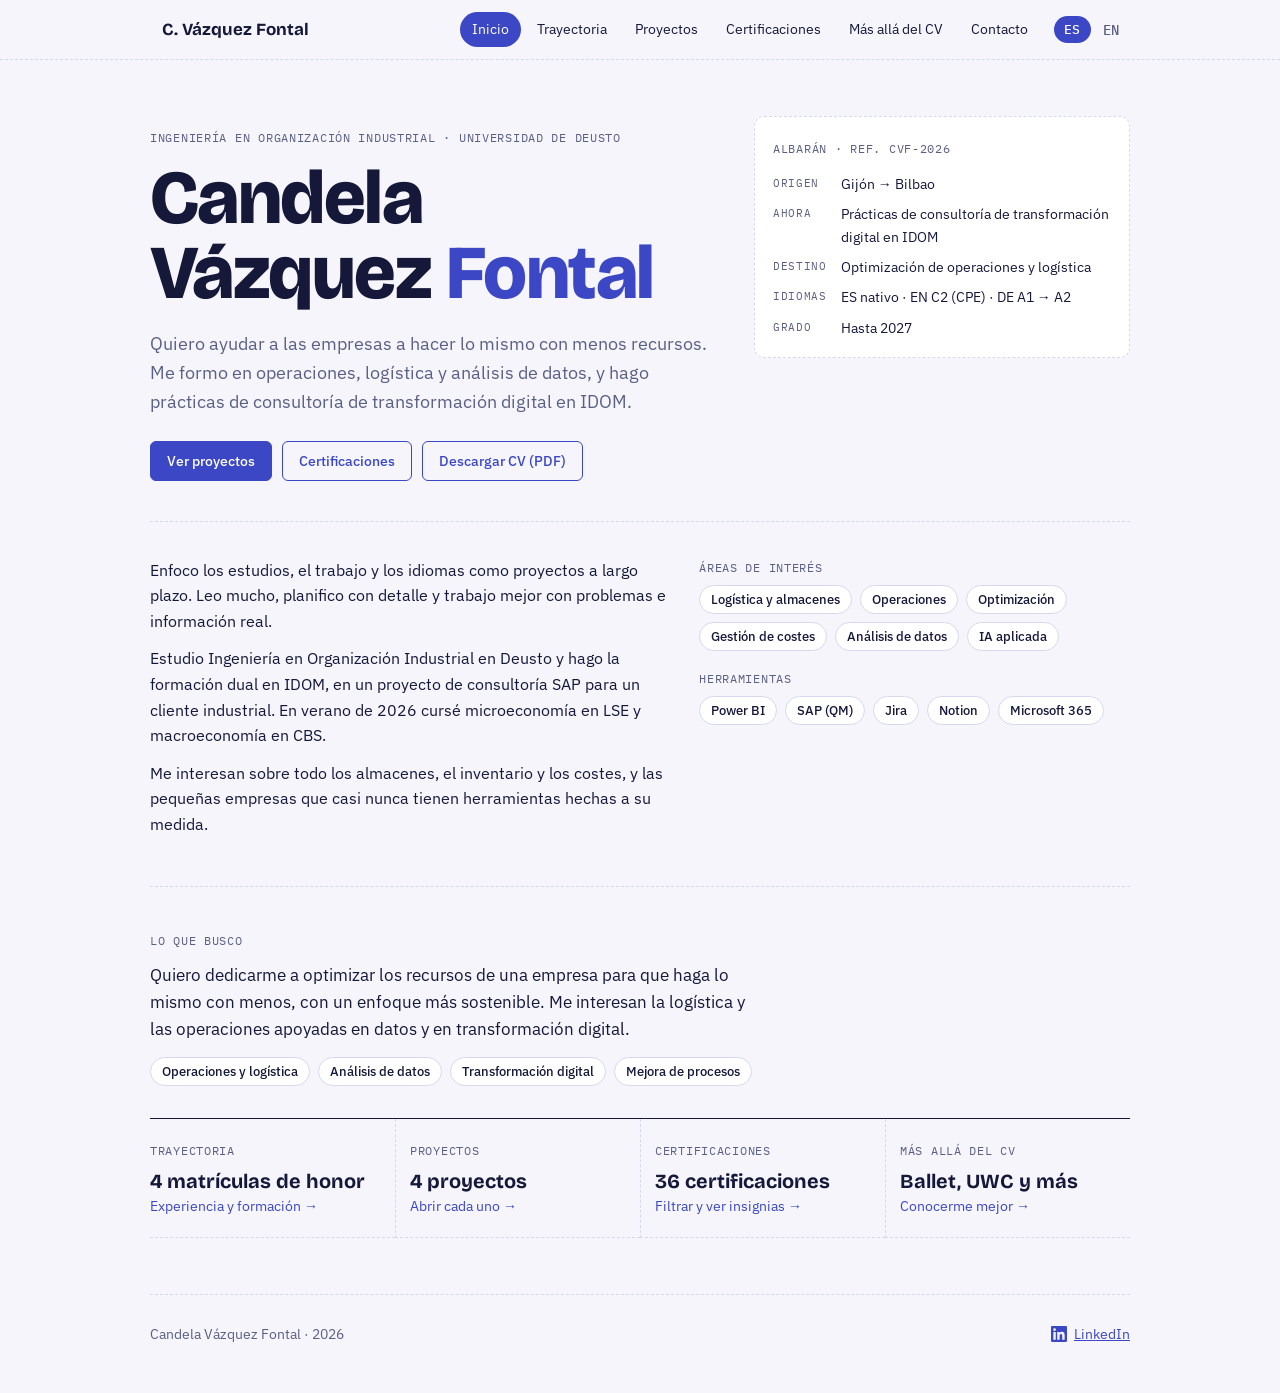
<file: index.html>
<!doctype html>
<html lang="es">
<head>
<meta charset="utf-8">
<meta name="viewport" content="width=device-width,initial-scale=1">
<title>Candela Vázquez Fontal · Ingeniería en Organización Industrial</title>
<meta name="description" content="Web personal de Candela Vázquez Fontal, estudiante de Ingeniería en Organización Industrial en Deusto y en prácticas de consultoría de transformación digital en IDOM. Trayectoria, proyectos y certificaciones.">
<meta name="author" content="Candela Vázquez Fontal">
<link rel="canonical" href="https://candelavazquezfontal.github.io/">
<meta property="og:type" content="profile">
<meta property="og:locale" content="es_ES">
<meta property="og:locale:alternate" content="en_GB">
<meta property="og:site_name" content="Candela Vázquez Fontal">
<meta property="og:title" content="Candela Vázquez Fontal · Ingeniería en Organización Industrial">
<meta property="og:description" content="Operaciones, logística y análisis de datos. Trayectoria, proyectos y certificaciones.">
<meta property="og:url" content="https://candelavazquezfontal.github.io/">
<meta property="og:image" content="https://candelavazquezfontal.github.io/og-image.png">
<meta property="og:image:width" content="1200">
<meta property="og:image:height" content="630">
<meta property="og:image:alt" content="Candela Vázquez Fontal, Ingeniería en Organización Industrial. Operaciones, logística y datos.">
<meta name="twitter:card" content="summary_large_image">
<meta name="twitter:title" content="Candela Vázquez Fontal · Ingeniería en Organización Industrial">
<meta name="twitter:description" content="Operaciones, logística y análisis de datos. Trayectoria, proyectos y certificaciones.">
<meta name="twitter:image" content="https://candelavazquezfontal.github.io/og-image.png">
<meta property="profile:first_name" content="Candela">
<meta property="profile:last_name" content="Vázquez Fontal">
<script type="application/ld+json">{"@context":"https://schema.org","@type":"ProfilePage","inLanguage":"es","mainEntity":{"@type":"Person","name":"Candela Vázquez Fontal","givenName":"Candela","familyName":"Vázquez Fontal","url":"https://candelavazquezfontal.github.io/","image":"https://candelavazquezfontal.github.io/og-image.png","jobTitle":"Estudiante de Ingeniería en Organización Industrial","description":"Estudiante de Ingeniería en Organización Industrial en la Universidad de Deusto y en prácticas de consultoría de transformación digital en IDOM.","alumniOf":[{"@type":"CollegeOrUniversity","name":"Universidad de Deusto"},{"@type":"CollegeOrUniversity","name":"Universidad de Oviedo"}],"worksFor":{"@type":"Organization","name":"IDOM"},"knowsLanguage":["es","en","de"],"knowsAbout":["Logística","Operaciones","Optimización","Gestión de costes","Análisis de datos"],"sameAs":["https://www.linkedin.com/in/candela-vazquez-fontal","https://github.com/candelavazquezfontal"]}}</script>
<style>html{-webkit-text-size-adjust:100%}body{margin:0}img{max-width:100%}[hidden]{display:none!important}</style>
<link rel="preload" href="/fonts/BricolageGrotesque-800-normal-latin.woff2" as="font" type="font/woff2" crossorigin>
<link rel="stylesheet" href="/fonts/fonts.css">
<style>
/* Concepto: web como albarán de transporte. Cada sección es una hoja aparte; filas de manifiesto con fechas, códigos y separadores punteados tipo perforación. */
:root{
  --bg:#F5F5FB; --surface:#FFFFFF; --fg:#16183A; --muted:#5B5F85; --line:#D6D9EE;
  --accent:#3B47C4; --accent-soft:#E0E3FF; --on-accent:#FFFFFF;
  --ok:#1F7A4D; --ok-soft:#DDF3E7; --wip:#8A5200; --wip-soft:#FFEFD0;
  --f-display:'Bricolage Grotesque','Helvetica Neue',Arial,sans-serif;
  --f-body:'IBM Plex Sans','Helvetica Neue',Arial,sans-serif;
  --f-mono:'IBM Plex Mono',ui-monospace,Menlo,Consolas,monospace;
}
@media (prefers-color-scheme:dark){:root:not([data-theme="light"]){
  --bg:#0E1024; --surface:#161939; --fg:#E9EAF8; --muted:#9A9EC6; --line:#2B2F5E;
  --accent:#A3ADFF; --accent-soft:#252A66; --on-accent:#0E1024;
  --ok:#7ADCA6; --ok-soft:#173D2C; --wip:#FFC76B; --wip-soft:#46310E; color-scheme:dark}}
:root[data-theme="dark"]{
  --bg:#0E1024; --surface:#161939; --fg:#E9EAF8; --muted:#9A9EC6; --line:#2B2F5E;
  --accent:#A3ADFF; --accent-soft:#252A66; --on-accent:#0E1024;
  --ok:#7ADCA6; --ok-soft:#173D2C; --wip:#FFC76B; --wip-soft:#46310E; color-scheme:dark}
*{box-sizing:border-box}
body{background:var(--bg);color:var(--fg);font:16px/1.6 var(--f-body);padding-inline:20px}
.wrap{max-width:980px;margin-inline:auto}
a{color:var(--accent)}
:focus-visible{outline:2px solid var(--accent);outline-offset:3px;border-radius:3px}
.mono{font-family:var(--f-mono);font-size:12px;letter-spacing:.06em;text-transform:uppercase;color:var(--muted)}
h1,h2,h3{font-family:var(--f-display);text-wrap:balance;margin:0}

/* Navegación por secciones */
nav{position:sticky;top:env(safe-area-inset-top,0px);z-index:5;background:var(--bg);border-bottom:1px dashed var(--line);margin-inline:-20px;padding:10px 20px}
nav .wrap{display:flex;gap:8px 18px;align-items:center;flex-wrap:wrap;justify-content:space-between}
nav b{font-family:var(--f-display);font-size:17px}
nav ul{display:flex;gap:4px;list-style:none;margin:0;padding:0;flex-wrap:wrap}
nav a{display:block;color:var(--fg);text-decoration:none;font-size:14px;padding:5px 11px;border-radius:999px;border:1px solid transparent}
nav a:hover{border-color:var(--line)}
nav a[aria-current="page"]{background:var(--accent);color:var(--on-accent)}

.view{padding-block:40px 56px}
.view-head{display:flex;justify-content:space-between;align-items:baseline;gap:12px;flex-wrap:wrap;margin-bottom:26px}
.view-head h2{font-size:clamp(32px,6vw,54px);font-weight:800;letter-spacing:-.02em;line-height:1}
.view h3.sub{font-size:22px;font-weight:700;margin:36px 0 12px}
.view h3.sub:first-of-type{margin-top:0}

/* Inicio */
.hero{display:grid;grid-template-columns:1.5fr 1fr;gap:40px;align-items:start;padding-block:16px 40px}
.hero h1{font-size:clamp(40px,7vw,76px);line-height:.98;font-weight:800;letter-spacing:-.02em}
.hero h1 span{color:var(--accent)}
.hero p.lead{font-size:18px;max-width:52ch;color:var(--muted);margin:20px 0 0}
.cta{display:flex;gap:10px;flex-wrap:wrap;margin-top:24px}
.btn{font:500 14px var(--f-body);padding:10px 16px;border-radius:6px;border:1px solid var(--accent);background:var(--accent);color:var(--on-accent);text-decoration:none;cursor:pointer}
.btn.ghost{background:transparent;color:var(--accent)}
.label{background:var(--surface);border:1px dashed var(--line);border-radius:10px;padding:18px;min-width:0}
.label dl{margin:12px 0 0;display:grid;grid-template-columns:auto 1fr;gap:8px 14px;font-size:14px}
.label dt{font-family:var(--f-mono);font-size:11px;text-transform:uppercase;letter-spacing:.06em;color:var(--muted);padding-top:2px}
.label dd{margin:0;min-width:0;overflow-wrap:anywhere}
.about{display:grid;grid-template-columns:1.2fr 1fr;gap:32px;padding-block:36px;border-top:1px dashed var(--line)}
.about p{margin:0 0 12px;max-width:60ch}
.about .side{display:grid;gap:18px;align-content:start;min-width:0}
.about .side p{margin:0 0 8px}
.chips{display:flex;gap:8px;flex-wrap:wrap;margin:0;padding:0;list-style:none}
.chips li,.chip{font:500 13px var(--f-body);padding:5px 11px;border-radius:999px;border:1px solid var(--line);background:var(--surface);color:var(--fg)}
button.chip{cursor:pointer}
button.chip span{color:var(--muted);font-family:var(--f-mono);font-size:11px;margin-left:5px}
button.chip[aria-pressed="true"]{background:var(--accent);color:var(--on-accent);border-color:var(--accent)}
button.chip[aria-pressed="true"] span{color:var(--on-accent)}
.seek{padding-block:32px;border-top:1px dashed var(--line)}
.seek p:not(.mono){margin:6px 0 14px;max-width:62ch;font-size:17px}
.doors{display:grid;grid-template-columns:repeat(4,1fr);border-top:1px solid var(--fg)}
.doors a{display:block;padding:18px 14px 18px 0;text-decoration:none;color:var(--fg);border-bottom:1px dashed var(--line)}
.doors a+a{padding-left:14px;border-left:1px dashed var(--line)}
.doors b{display:block;font:700 20px var(--f-display);margin-top:6px}
.doors span.go{color:var(--accent);font-size:14px}
.doors a:hover b{color:var(--accent)}

/* Listas tipo manifiesto */
.tl{list-style:none;margin:0;padding:0;border-top:1px solid var(--fg)}
.tl>li{display:grid;grid-template-columns:170px 1fr;gap:6px 24px;padding-block:16px;border-bottom:1px dashed var(--line)}
.tl h4{font:700 19px var(--f-display);margin:0}
.tl .org{color:var(--muted);font-size:14px}
.tl p{margin:6px 0 0;font-size:15px;max-width:64ch}
.tl ul.pts{margin:6px 0 0;padding-left:18px;font-size:15px;max-width:64ch}
.tl .chips{margin-top:10px}
.tl .chips li{font-size:12px;padding:3px 9px}
.tools{display:flex;gap:8px;flex-wrap:wrap;align-items:center;margin-bottom:12px}
.tools .lab{flex:0 0 auto;margin-right:4px}
.field{font:400 14px var(--f-body);padding:7px 11px;border-radius:6px;border:1px solid var(--line);background:var(--surface);color:var(--fg);min-width:0;max-width:100%}
input.field{flex:1 1 200px;max-width:320px}
.count{display:block;margin:0 0 8px}
.rows{border-top:1px solid var(--fg)}
.row{display:grid;grid-template-columns:120px 1fr auto;gap:6px 20px;padding:13px 0;border-bottom:1px dashed var(--line);align-items:baseline}
.row h3{font-size:17px;font-weight:700}
.row .meta{color:var(--muted);font-size:14px;margin-top:2px}
.row .go{font-size:13px;white-space:nowrap}
.row .go .id{font-family:var(--f-mono);font-size:11px;color:var(--muted)}
.empty{color:var(--muted);padding:16px 0;margin:0}
#proj-list{border-top:1px solid var(--fg)}
details.proj{border-bottom:1px dashed var(--line)}
details.proj summary{display:grid;grid-template-columns:120px 1fr auto;gap:6px 20px;padding:16px 0;cursor:pointer;list-style:none;align-items:baseline}
details.proj summary::-webkit-details-marker{display:none}
details.proj summary h3{font-size:20px;font-weight:700}
details.proj summary .meta{color:var(--muted);font-size:14px}
details.proj summary .plus{font-family:var(--f-mono);color:var(--accent);font-size:20px;line-height:1;display:inline-block}
details.proj[open] .plus{transform:rotate(45deg)}
.proj-body{display:grid;grid-template-columns:120px 1fr;gap:0 20px;padding:0 0 22px}
.proj-body .in{grid-column:2;display:grid;grid-template-columns:1fr 1fr;gap:18px 28px;min-width:0}
.proj-body h4{font:500 11px var(--f-mono);letter-spacing:.06em;text-transform:uppercase;color:var(--muted);margin:0 0 4px}
.proj-body p{margin:0;font-size:15px;max-width:66ch}
.proj-body ul{margin:0;padding-left:18px;font-size:15px}
.proj-body .wide{grid-column:1/-1}
.tags{display:flex;gap:6px;flex-wrap:wrap}
.tags span{font-size:12px;padding:2px 9px;border-radius:999px;border:1px solid var(--line);color:var(--muted)}
.honor{display:inline-block;font:500 11px var(--f-mono);letter-spacing:.05em;text-transform:uppercase;padding:3px 8px;border-radius:4px;background:var(--ok-soft);color:var(--ok)}
.draft{background:var(--wip-soft);color:var(--fg);border-left:3px solid var(--wip);padding:10px 12px;font-size:14px}
.draft b{font:500 11px var(--f-mono);letter-spacing:.06em;text-transform:uppercase;color:var(--wip);display:block;margin-bottom:2px}
p.draft{margin:18px 0 0}
body.clean .draft{display:none}
footer{padding-block:28px 48px;border-top:1px dashed var(--line);display:flex;justify-content:space-between;align-items:center;gap:16px;flex-wrap:wrap;color:var(--muted);font-size:14px}
footer button{font:500 13px var(--f-body);padding:6px 12px;border-radius:6px;border:1px solid var(--line);background:var(--surface);color:var(--fg);cursor:pointer}
@media (max-width:760px){
  .hero,.about{grid-template-columns:1fr}
  .hero{gap:28px;padding-block:8px 32px}
  .doors{grid-template-columns:1fr}
  .doors a+a{padding-left:0;border-left:0}
  .tl>li{grid-template-columns:1fr}
  .row,details.proj summary{grid-template-columns:1fr auto}
  .row>:first-child,details.proj summary>:first-child{grid-column:1/-1}
  .row>div{grid-column:1/-1}
  .row .go{grid-column:1/-1;white-space:normal}
  .proj-body{grid-template-columns:1fr}
  .proj-body .in{grid-column:1;grid-template-columns:1fr}
}
.langsw{display:flex;gap:2px;align-items:center;font:500 13px var(--f-mono);letter-spacing:.04em}
.langsw a,.langsw span{padding:4px 9px;border-radius:999px;border:1px solid transparent;text-decoration:none;color:var(--muted)}
.langsw a:hover{border-color:var(--line);color:var(--fg)}
.langsw span[aria-current="true"]{background:var(--accent);color:var(--on-accent)}
nav .wrap .navr{display:flex;gap:10px 14px;align-items:center;flex-wrap:wrap}
.note-sm{color:var(--muted);font-size:14px;max-width:62ch}
@media (max-width:760px){
  nav .wrap .navr{display:contents}
  nav .wrap>a{order:1}
  nav .wrap .langsw{order:2;margin-left:auto}
  nav .wrap .navr ul{order:3;flex-basis:100%}
}

/* Más allá del CV */
.beyond{display:flex;gap:22px;align-items:center;margin:0 0 26px;flex-wrap:wrap}
.beyond img{width:140px;height:140px;border-radius:50%;object-fit:cover;border:1px dashed var(--line);padding:4px;background:var(--surface)}
.beyond .lead2{margin:0;max-width:52ch;font-size:18px;color:var(--muted);flex:1 1 260px}
h5.mini{font:500 11px var(--f-mono);letter-spacing:.06em;text-transform:uppercase;color:var(--muted);margin:16px 0 6px}
ul.books{list-style:none;margin:0;padding:0;display:grid;gap:10px;font-size:15px}
ul.books b{font-family:var(--f-display);font-size:16px}
ul.books span{color:var(--muted);font-size:14px}
.tl>li>.mono{padding-top:3px}
@media (min-width:761px) and (max-width:900px){.doors{grid-template-columns:repeat(2,1fr)}.doors a:nth-child(3){padding-left:0;border-left:0}}

.jump{display:flex;gap:8px;flex-wrap:wrap;align-items:center;margin:0 0 24px}
.jump .mono{margin-right:4px}
.jump a{font:500 13px var(--f-body);padding:5px 11px;border-radius:999px;border:1px solid var(--line);background:var(--surface);color:var(--fg);text-decoration:none}
.jump a:hover{border-color:var(--accent);color:var(--accent)}
[id]{scroll-margin-top:84px}
.view h2.sub{font-size:22px;font-weight:700;margin:36px 0 12px}
.view h2.sub:first-of-type{margin-top:0}
.lilink{display:inline-flex;align-items:center;gap:7px}
.lilink svg{flex:0 0 auto}

.mono.sect a{color:inherit;text-decoration:none;border-bottom:1px dotted var(--muted)}
.mono.sect a:hover{color:var(--accent);border-color:var(--accent)}
.chips li a{color:inherit;text-decoration:none;border-bottom:1px dotted var(--accent)}
.chips li a:hover{color:var(--accent)}
.view-head .sect{max-width:46ch;text-align:right}
@media (max-width:760px){.view-head .sect{text-align:left}}

</style>
</head>
<body>
<nav aria-label="Secciones"><div class="wrap"><a href="/" style="text-decoration:none;color:inherit"><b>C. Vázquez Fontal</b></a><div class="navr"><ul><li><a href="/" aria-current="page">Inicio</a></li><li><a href="/trayectoria/">Trayectoria</a></li><li><a href="/proyectos/">Proyectos</a></li><li><a href="/certificaciones/">Certificaciones</a></li><li><a href="/mas-alla-del-cv/">Más allá del CV</a></li><li><a href="/contacto/">Contacto</a></li></ul><div class="langsw" role="group" aria-label="Idioma"><span aria-current="true" lang="es">ES</span><a href="/en/" hreflang="en" lang="en" data-setlang="en">EN</a></div></div></div></nav>
<main class="wrap">
<section class="view" id="v-inicio">
  <div class="hero">
    <div>
      <p class="mono">Ingeniería en Organización Industrial · Universidad de Deusto</p>
      <h1 style="margin-top:14px">Candela<br>Vázquez <span>Fontal</span></h1>
      <p class="lead">Quiero ayudar a las empresas a hacer lo mismo con menos recursos. Me formo en operaciones, logística y análisis de datos, y hago prácticas de consultoría de transformación digital en IDOM.</p>
      <div class="cta">
        <a class="btn" href="/proyectos/">Ver proyectos</a>
        <a class="btn ghost" href="/certificaciones/">Certificaciones</a>
        <a class="btn ghost" href="/cv/Candela-Vazquez-Fontal-CV-ES.pdf">Descargar CV (PDF)</a>
      </div>
    </div>
    <aside class="label" aria-label="Datos rápidos">
      <span class="mono">Albarán · Ref. CVF-2026</span>
      <dl><dt>Origen</dt><dd>Gijón → Bilbao</dd><dt>Ahora</dt><dd>Prácticas de consultoría de transformación digital en IDOM</dd><dt>Destino</dt><dd>Optimización de operaciones y logística</dd><dt>Idiomas</dt><dd>ES nativo · EN C2 (CPE) · DE A1 → A2</dd><dt>Grado</dt><dd>Hasta 2027</dd></dl>
    </aside>
  </div>

  <div class="about" id="sobre-mi">
    <div><p>Enfoco los estudios, el trabajo y los idiomas como proyectos a largo plazo. Leo mucho, planifico con detalle y trabajo mejor con problemas e información real.</p><p>Estudio Ingeniería en Organización Industrial en Deusto y hago la formación dual en IDOM, en un proyecto de consultoría SAP para un cliente industrial. En verano de 2026 cursé microeconomía en LSE y macroeconomía en CBS.</p><p>Me interesan sobre todo los almacenes, el inventario y los costes, y las pequeñas empresas que casi nunca tienen herramientas hechas a su medida.</p></div>
    <div class="side">
      <div><p class="mono">Áreas de interés</p><ul class="chips"><li>Logística y almacenes</li><li>Operaciones</li><li>Optimización</li><li>Gestión de costes</li><li>Análisis de datos</li><li>IA aplicada</li></ul></div>
      <div><p class="mono">Herramientas</p><ul class="chips"><li>Power BI</li><li>SAP (QM)</li><li>Jira</li><li>Notion</li><li>Microsoft 365</li></ul></div>
    </div>
  </div>

  <div class="seek" id="lo-que-busco">
    <p class="mono">Lo que busco</p>
    <p>Quiero dedicarme a optimizar los recursos de una empresa para que haga lo mismo con menos, con un enfoque más sostenible. Me interesan la logística y las operaciones apoyadas en datos y en transformación digital.</p>
    <ul class="chips"><li>Operaciones y logística</li><li>Análisis de datos</li><li>Transformación digital</li><li>Mejora de procesos</li></ul>
  </div>

  <div class="doors" id="explorar"><a href="/trayectoria/"><span class="mono">Trayectoria</span><b>4 matrículas de honor</b><span class="go">Experiencia y formación →</span></a><a href="/proyectos/"><span class="mono">Proyectos</span><b>4 proyectos</b><span class="go">Abrir cada uno →</span></a><a href="/certificaciones/"><span class="mono">Certificaciones</span><b>36 certificaciones</b><span class="go">Filtrar y ver insignias →</span></a><a href="/mas-alla-del-cv/"><span class="mono">Más allá del CV</span><b>Ballet, UWC y más</b><span class="go">Conocerme mejor →</span></a></div>
</section>
</main>
<div class="wrap"><footer><span>Candela Vázquez Fontal · 2026</span><a class="lilink" href="https://www.linkedin.com/in/candela-vazquez-fontal" target="_blank" rel="noopener"><svg class="li" viewBox="0 0 24 24" width="16" height="16" aria-hidden="true" focusable="false"><path fill="currentColor" d="M20.447 20.452h-3.554v-5.569c0-1.328-.027-3.037-1.852-3.037-1.853 0-2.136 1.445-2.136 2.939v5.667H9.351V9h3.414v1.561h.046c.477-.9 1.637-1.85 3.37-1.85 3.601 0 4.267 2.37 4.267 5.455v6.286zM5.337 7.433c-1.144 0-2.063-.926-2.063-2.065 0-1.138.92-2.063 2.063-2.063 1.14 0 2.064.925 2.064 2.063 0 1.139-.925 2.065-2.064 2.065zm1.782 13.019H3.555V9h3.564v11.452zM22.225 0H1.771C.792 0 0 .774 0 1.729v20.542C0 23.227.792 24 1.771 24h20.451C23.2 24 24 23.227 24 22.271V1.729C24 .774 23.2 0 22.222 0h.003z"/></svg>LinkedIn</a></footer></div>
<script>
try{document.querySelectorAll("[data-setlang]").forEach(function(a){a.addEventListener("click",function(){localStorage.setItem("lang",a.dataset.setlang)})})}catch(_){}
(function(){var m={"#trayectoria":"/trayectoria/","#proyectos":"/proyectos/","#certificaciones":"/certificaciones/","#contacto":"/contacto/"};
if(m[location.hash]){location.replace(m[location.hash]);return}
try{if(!location.hash&&!document.referrer.startsWith(location.origin)&&localStorage.getItem("lang")==="en")location.replace("/en/")}catch(_){}})();
</script>
</body>
</html>
</file>
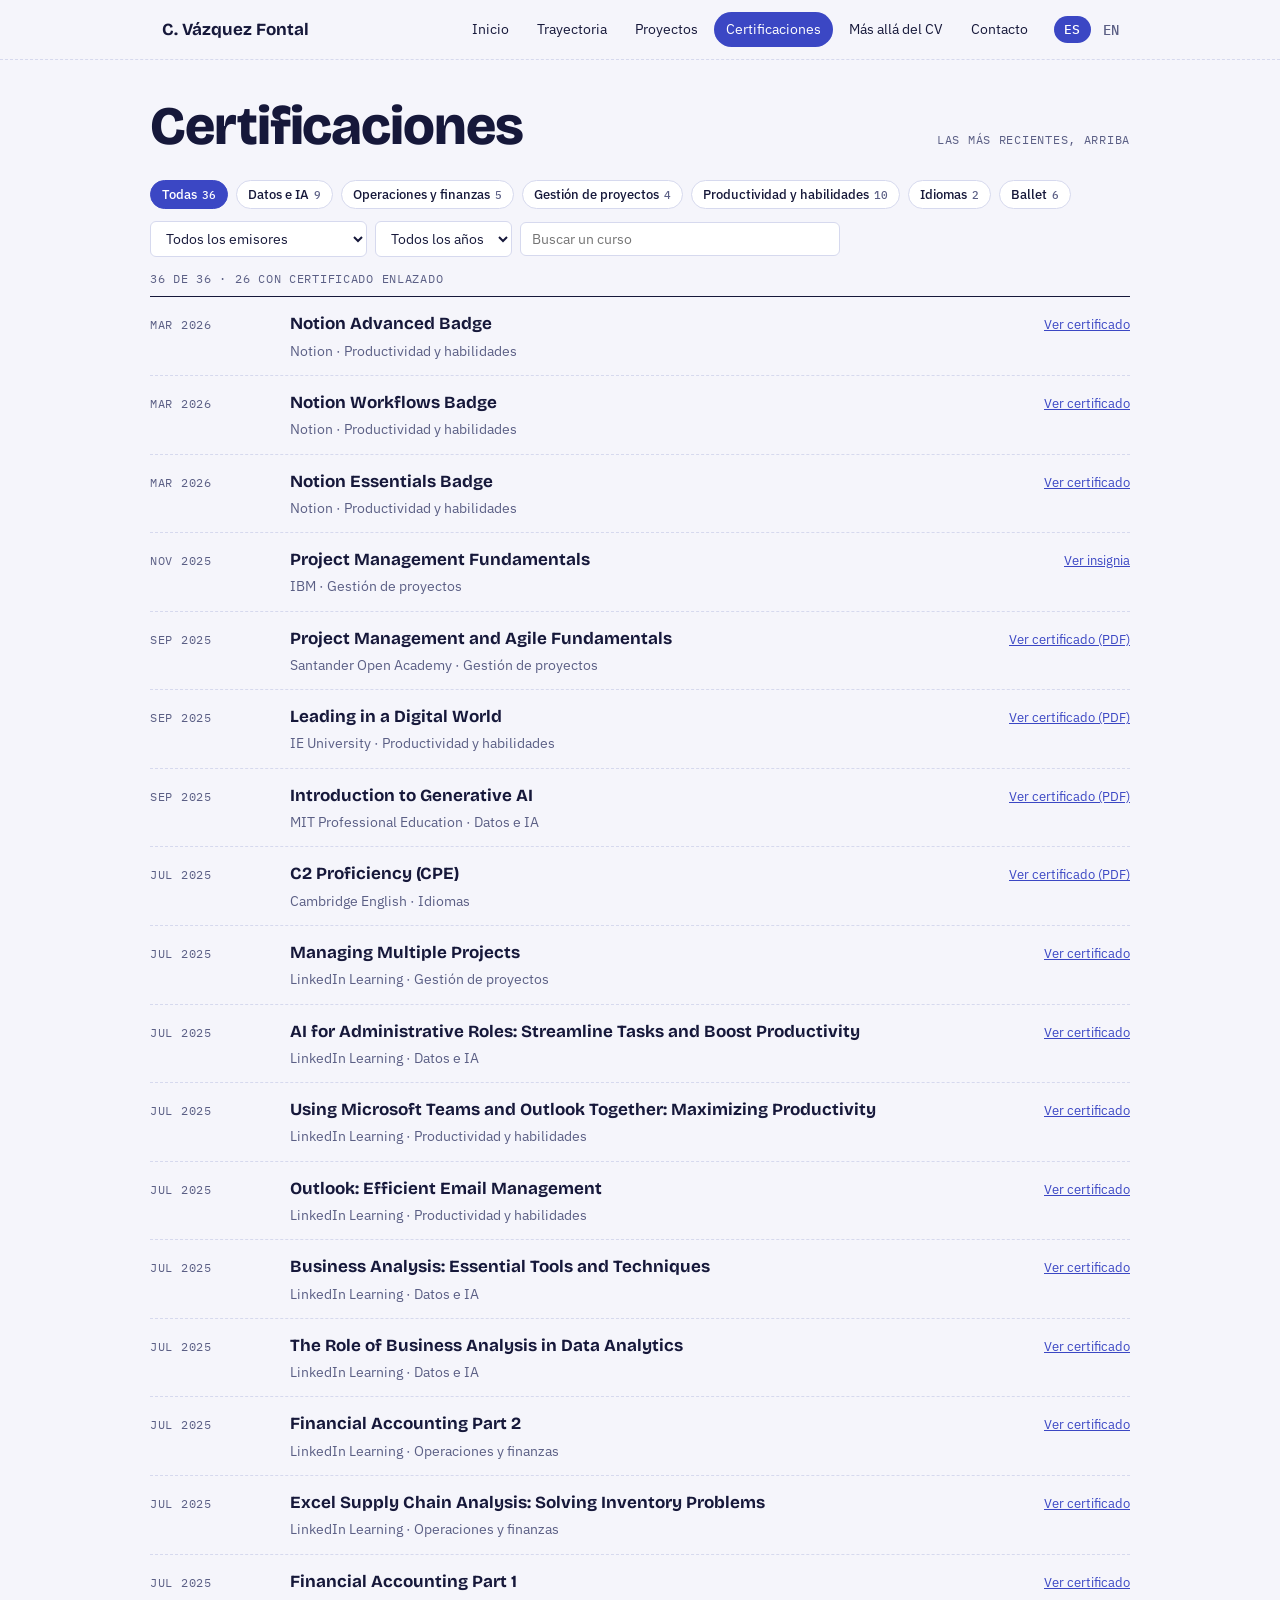
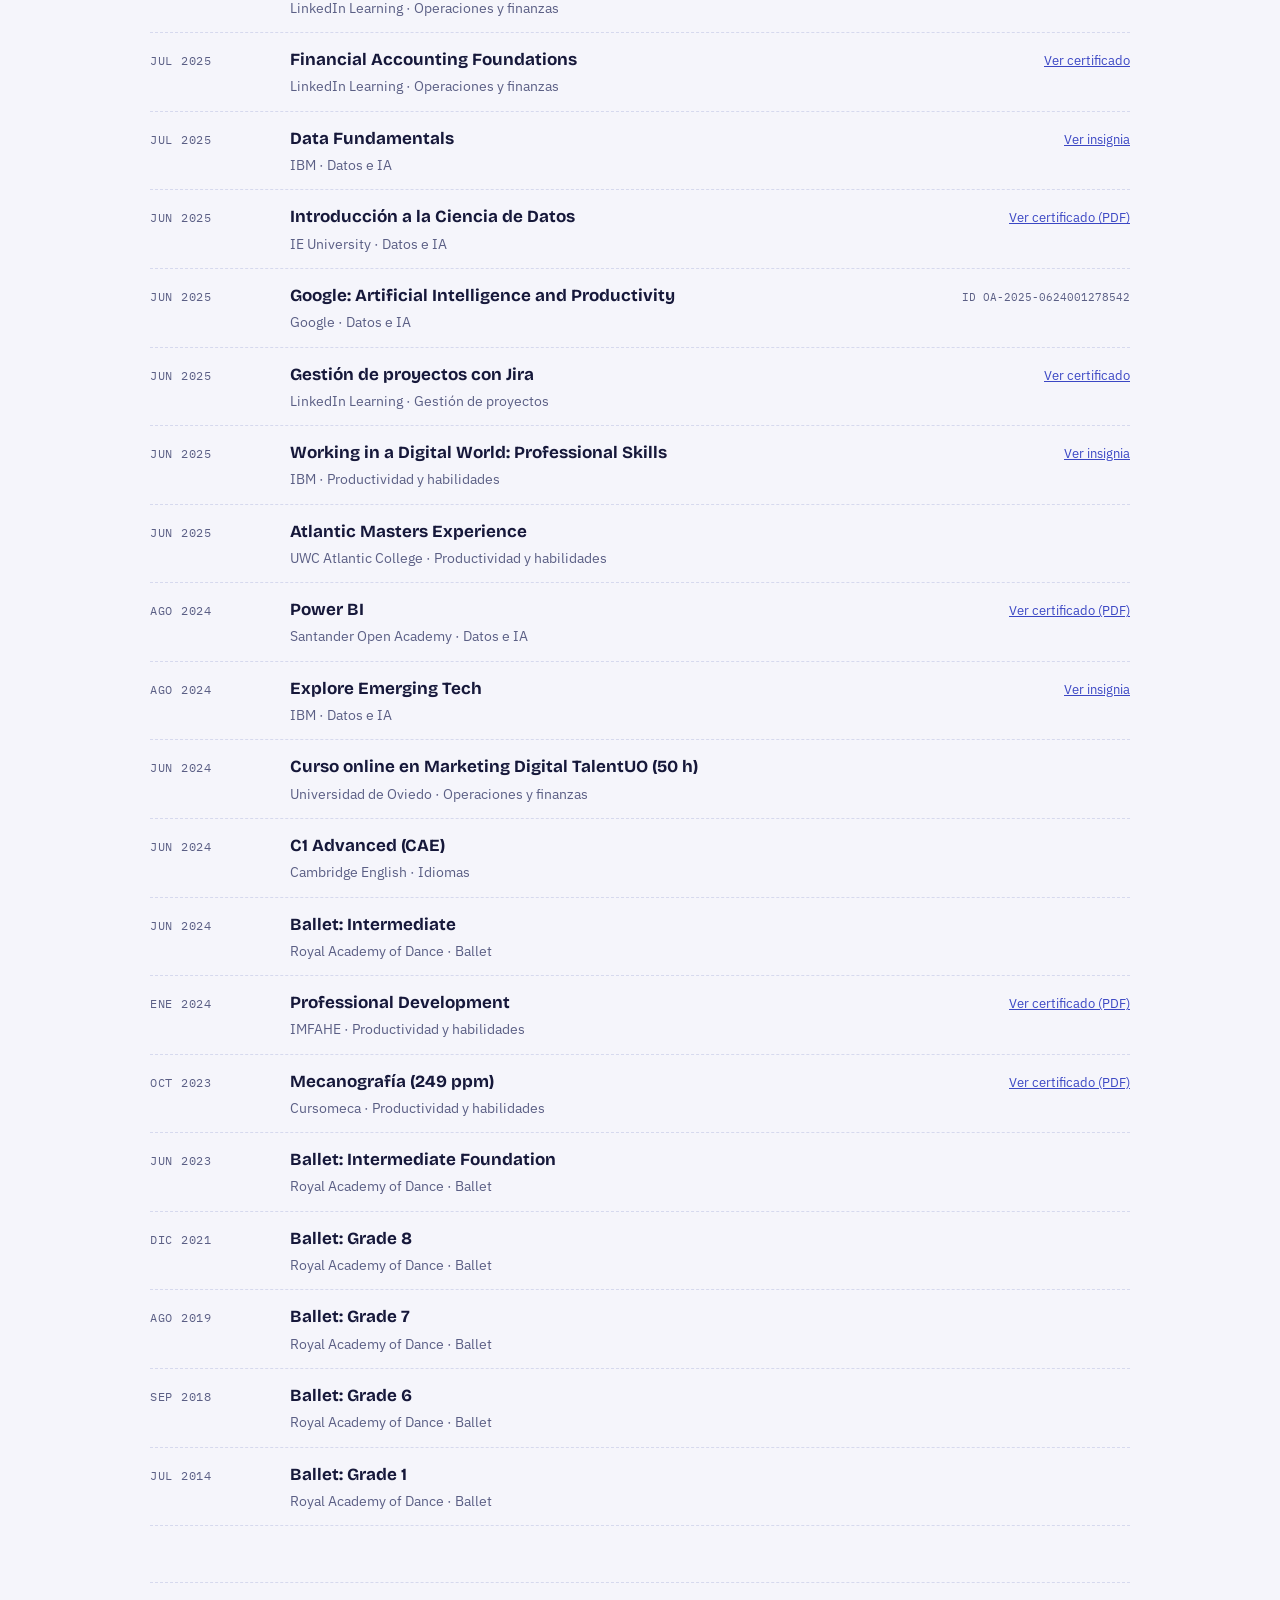
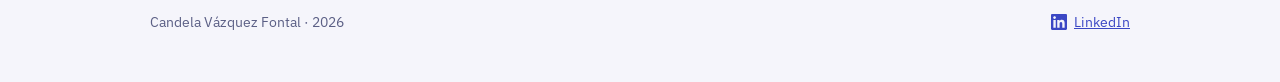
<file: certificaciones/index.html>
<!doctype html>
<html lang="es">
<head>
<meta charset="utf-8">
<meta name="viewport" content="width=device-width,initial-scale=1">
<title>Certificaciones · Candela Vázquez Fontal</title>
<meta name="description" content="Certificaciones de Candela Vázquez Fontal en datos e IA, gestión de proyectos, operaciones, idiomas (Cambridge C2) y más, con enlace a cada certificado.">
<meta name="robots" content="noindex,follow">
<meta name="author" content="Candela Vázquez Fontal">
<link rel="canonical" href="https://candelavazquezfontal.github.io/certificaciones/">
<meta property="og:type" content="website">
<meta property="og:locale" content="es_ES">
<meta property="og:locale:alternate" content="en_GB">
<meta property="og:site_name" content="Candela Vázquez Fontal">
<meta property="og:title" content="Certificaciones · Candela Vázquez Fontal">
<meta property="og:description" content="Certificaciones de Candela Vázquez Fontal en datos e IA, gestión de proyectos, operaciones, idiomas (Cambridge C2) y más, con enlace a cada certificado.">
<meta property="og:url" content="https://candelavazquezfontal.github.io/certificaciones/">
<meta property="og:image" content="https://candelavazquezfontal.github.io/og-image.png">
<meta property="og:image:width" content="1200">
<meta property="og:image:height" content="630">
<meta property="og:image:alt" content="Candela Vázquez Fontal, Ingeniería en Organización Industrial. Operaciones, logística y datos.">
<meta name="twitter:card" content="summary_large_image">
<meta name="twitter:title" content="Certificaciones · Candela Vázquez Fontal">
<meta name="twitter:description" content="Certificaciones de Candela Vázquez Fontal en datos e IA, gestión de proyectos, operaciones, idiomas (Cambridge C2) y más, con enlace a cada certificado.">
<meta name="twitter:image" content="https://candelavazquezfontal.github.io/og-image.png">
<style>html{-webkit-text-size-adjust:100%}body{margin:0}img{max-width:100%}[hidden]{display:none!important}</style>
<link rel="preload" href="/fonts/BricolageGrotesque-800-normal-latin.woff2" as="font" type="font/woff2" crossorigin>
<link rel="stylesheet" href="/fonts/fonts.css">
<style>
/* Concepto: web como albarán de transporte. Cada sección es una hoja aparte; filas de manifiesto con fechas, códigos y separadores punteados tipo perforación. */
:root{
  --bg:#F5F5FB; --surface:#FFFFFF; --fg:#16183A; --muted:#5B5F85; --line:#D6D9EE;
  --accent:#3B47C4; --accent-soft:#E0E3FF; --on-accent:#FFFFFF;
  --ok:#1F7A4D; --ok-soft:#DDF3E7; --wip:#8A5200; --wip-soft:#FFEFD0;
  --f-display:'Bricolage Grotesque','Helvetica Neue',Arial,sans-serif;
  --f-body:'IBM Plex Sans','Helvetica Neue',Arial,sans-serif;
  --f-mono:'IBM Plex Mono',ui-monospace,Menlo,Consolas,monospace;
}
@media (prefers-color-scheme:dark){:root:not([data-theme="light"]){
  --bg:#0E1024; --surface:#161939; --fg:#E9EAF8; --muted:#9A9EC6; --line:#2B2F5E;
  --accent:#A3ADFF; --accent-soft:#252A66; --on-accent:#0E1024;
  --ok:#7ADCA6; --ok-soft:#173D2C; --wip:#FFC76B; --wip-soft:#46310E; color-scheme:dark}}
:root[data-theme="dark"]{
  --bg:#0E1024; --surface:#161939; --fg:#E9EAF8; --muted:#9A9EC6; --line:#2B2F5E;
  --accent:#A3ADFF; --accent-soft:#252A66; --on-accent:#0E1024;
  --ok:#7ADCA6; --ok-soft:#173D2C; --wip:#FFC76B; --wip-soft:#46310E; color-scheme:dark}
*{box-sizing:border-box}
body{background:var(--bg);color:var(--fg);font:16px/1.6 var(--f-body);padding-inline:20px}
.wrap{max-width:980px;margin-inline:auto}
a{color:var(--accent)}
:focus-visible{outline:2px solid var(--accent);outline-offset:3px;border-radius:3px}
.mono{font-family:var(--f-mono);font-size:12px;letter-spacing:.06em;text-transform:uppercase;color:var(--muted)}
h1,h2,h3{font-family:var(--f-display);text-wrap:balance;margin:0}

/* Navegación por secciones */
nav{position:sticky;top:env(safe-area-inset-top,0px);z-index:5;background:var(--bg);border-bottom:1px dashed var(--line);margin-inline:-20px;padding:10px 20px}
nav .wrap{display:flex;gap:8px 18px;align-items:center;flex-wrap:wrap;justify-content:space-between}
nav b{font-family:var(--f-display);font-size:17px}
nav ul{display:flex;gap:4px;list-style:none;margin:0;padding:0;flex-wrap:wrap}
nav a{display:block;color:var(--fg);text-decoration:none;font-size:14px;padding:5px 11px;border-radius:999px;border:1px solid transparent}
nav a:hover{border-color:var(--line)}
nav a[aria-current="page"]{background:var(--accent);color:var(--on-accent)}

.view{padding-block:40px 56px}
.view-head{display:flex;justify-content:space-between;align-items:baseline;gap:12px;flex-wrap:wrap;margin-bottom:26px}
.view-head h2{font-size:clamp(32px,6vw,54px);font-weight:800;letter-spacing:-.02em;line-height:1}
.view h3.sub{font-size:22px;font-weight:700;margin:36px 0 12px}
.view h3.sub:first-of-type{margin-top:0}

/* Inicio */
.hero{display:grid;grid-template-columns:1.5fr 1fr;gap:40px;align-items:start;padding-block:16px 40px}
.hero h1{font-size:clamp(40px,7vw,76px);line-height:.98;font-weight:800;letter-spacing:-.02em}
.hero h1 span{color:var(--accent)}
.hero p.lead{font-size:18px;max-width:52ch;color:var(--muted);margin:20px 0 0}
.cta{display:flex;gap:10px;flex-wrap:wrap;margin-top:24px}
.btn{font:500 14px var(--f-body);padding:10px 16px;border-radius:6px;border:1px solid var(--accent);background:var(--accent);color:var(--on-accent);text-decoration:none;cursor:pointer}
.btn.ghost{background:transparent;color:var(--accent)}
.label{background:var(--surface);border:1px dashed var(--line);border-radius:10px;padding:18px;min-width:0}
.label dl{margin:12px 0 0;display:grid;grid-template-columns:auto 1fr;gap:8px 14px;font-size:14px}
.label dt{font-family:var(--f-mono);font-size:11px;text-transform:uppercase;letter-spacing:.06em;color:var(--muted);padding-top:2px}
.label dd{margin:0;min-width:0;overflow-wrap:anywhere}
.about{display:grid;grid-template-columns:1.2fr 1fr;gap:32px;padding-block:36px;border-top:1px dashed var(--line)}
.about p{margin:0 0 12px;max-width:60ch}
.about .side{display:grid;gap:18px;align-content:start;min-width:0}
.about .side p{margin:0 0 8px}
.chips{display:flex;gap:8px;flex-wrap:wrap;margin:0;padding:0;list-style:none}
.chips li,.chip{font:500 13px var(--f-body);padding:5px 11px;border-radius:999px;border:1px solid var(--line);background:var(--surface);color:var(--fg)}
button.chip{cursor:pointer}
button.chip span{color:var(--muted);font-family:var(--f-mono);font-size:11px;margin-left:5px}
button.chip[aria-pressed="true"]{background:var(--accent);color:var(--on-accent);border-color:var(--accent)}
button.chip[aria-pressed="true"] span{color:var(--on-accent)}
.seek{padding-block:32px;border-top:1px dashed var(--line)}
.seek p:not(.mono){margin:6px 0 14px;max-width:62ch;font-size:17px}
.doors{display:grid;grid-template-columns:repeat(4,1fr);border-top:1px solid var(--fg)}
.doors a{display:block;padding:18px 14px 18px 0;text-decoration:none;color:var(--fg);border-bottom:1px dashed var(--line)}
.doors a+a{padding-left:14px;border-left:1px dashed var(--line)}
.doors b{display:block;font:700 20px var(--f-display);margin-top:6px}
.doors span.go{color:var(--accent);font-size:14px}
.doors a:hover b{color:var(--accent)}

/* Listas tipo manifiesto */
.tl{list-style:none;margin:0;padding:0;border-top:1px solid var(--fg)}
.tl>li{display:grid;grid-template-columns:170px 1fr;gap:6px 24px;padding-block:16px;border-bottom:1px dashed var(--line)}
.tl h4{font:700 19px var(--f-display);margin:0}
.tl .org{color:var(--muted);font-size:14px}
.tl p{margin:6px 0 0;font-size:15px;max-width:64ch}
.tl ul.pts{margin:6px 0 0;padding-left:18px;font-size:15px;max-width:64ch}
.tl .chips{margin-top:10px}
.tl .chips li{font-size:12px;padding:3px 9px}
.tools{display:flex;gap:8px;flex-wrap:wrap;align-items:center;margin-bottom:12px}
.tools .lab{flex:0 0 auto;margin-right:4px}
.field{font:400 14px var(--f-body);padding:7px 11px;border-radius:6px;border:1px solid var(--line);background:var(--surface);color:var(--fg);min-width:0;max-width:100%}
input.field{flex:1 1 200px;max-width:320px}
.count{display:block;margin:0 0 8px}
.rows{border-top:1px solid var(--fg)}
.row{display:grid;grid-template-columns:120px 1fr auto;gap:6px 20px;padding:13px 0;border-bottom:1px dashed var(--line);align-items:baseline}
.row h3{font-size:17px;font-weight:700}
.row .meta{color:var(--muted);font-size:14px;margin-top:2px}
.row .go{font-size:13px;white-space:nowrap}
.row .go .id{font-family:var(--f-mono);font-size:11px;color:var(--muted)}
.empty{color:var(--muted);padding:16px 0;margin:0}
#proj-list{border-top:1px solid var(--fg)}
details.proj{border-bottom:1px dashed var(--line)}
details.proj summary{display:grid;grid-template-columns:120px 1fr auto;gap:6px 20px;padding:16px 0;cursor:pointer;list-style:none;align-items:baseline}
details.proj summary::-webkit-details-marker{display:none}
details.proj summary h3{font-size:20px;font-weight:700}
details.proj summary .meta{color:var(--muted);font-size:14px}
details.proj summary .plus{font-family:var(--f-mono);color:var(--accent);font-size:20px;line-height:1;display:inline-block}
details.proj[open] .plus{transform:rotate(45deg)}
.proj-body{display:grid;grid-template-columns:120px 1fr;gap:0 20px;padding:0 0 22px}
.proj-body .in{grid-column:2;display:grid;grid-template-columns:1fr 1fr;gap:18px 28px;min-width:0}
.proj-body h4{font:500 11px var(--f-mono);letter-spacing:.06em;text-transform:uppercase;color:var(--muted);margin:0 0 4px}
.proj-body p{margin:0;font-size:15px;max-width:66ch}
.proj-body ul{margin:0;padding-left:18px;font-size:15px}
.proj-body .wide{grid-column:1/-1}
.tags{display:flex;gap:6px;flex-wrap:wrap}
.tags span{font-size:12px;padding:2px 9px;border-radius:999px;border:1px solid var(--line);color:var(--muted)}
.honor{display:inline-block;font:500 11px var(--f-mono);letter-spacing:.05em;text-transform:uppercase;padding:3px 8px;border-radius:4px;background:var(--ok-soft);color:var(--ok)}
.draft{background:var(--wip-soft);color:var(--fg);border-left:3px solid var(--wip);padding:10px 12px;font-size:14px}
.draft b{font:500 11px var(--f-mono);letter-spacing:.06em;text-transform:uppercase;color:var(--wip);display:block;margin-bottom:2px}
p.draft{margin:18px 0 0}
body.clean .draft{display:none}
footer{padding-block:28px 48px;border-top:1px dashed var(--line);display:flex;justify-content:space-between;align-items:center;gap:16px;flex-wrap:wrap;color:var(--muted);font-size:14px}
footer button{font:500 13px var(--f-body);padding:6px 12px;border-radius:6px;border:1px solid var(--line);background:var(--surface);color:var(--fg);cursor:pointer}
@media (max-width:760px){
  .hero,.about{grid-template-columns:1fr}
  .hero{gap:28px;padding-block:8px 32px}
  .doors{grid-template-columns:1fr}
  .doors a+a{padding-left:0;border-left:0}
  .tl>li{grid-template-columns:1fr}
  .row,details.proj summary{grid-template-columns:1fr auto}
  .row>:first-child,details.proj summary>:first-child{grid-column:1/-1}
  .row>div{grid-column:1/-1}
  .row .go{grid-column:1/-1;white-space:normal}
  .proj-body{grid-template-columns:1fr}
  .proj-body .in{grid-column:1;grid-template-columns:1fr}
}
.langsw{display:flex;gap:2px;align-items:center;font:500 13px var(--f-mono);letter-spacing:.04em}
.langsw a,.langsw span{padding:4px 9px;border-radius:999px;border:1px solid transparent;text-decoration:none;color:var(--muted)}
.langsw a:hover{border-color:var(--line);color:var(--fg)}
.langsw span[aria-current="true"]{background:var(--accent);color:var(--on-accent)}
nav .wrap .navr{display:flex;gap:10px 14px;align-items:center;flex-wrap:wrap}
.note-sm{color:var(--muted);font-size:14px;max-width:62ch}
@media (max-width:760px){
  nav .wrap .navr{display:contents}
  nav .wrap>a{order:1}
  nav .wrap .langsw{order:2;margin-left:auto}
  nav .wrap .navr ul{order:3;flex-basis:100%}
}

/* Más allá del CV */
.beyond{display:flex;gap:22px;align-items:center;margin:0 0 26px;flex-wrap:wrap}
.beyond img{width:140px;height:140px;border-radius:50%;object-fit:cover;border:1px dashed var(--line);padding:4px;background:var(--surface)}
.beyond .lead2{margin:0;max-width:52ch;font-size:18px;color:var(--muted);flex:1 1 260px}
h5.mini{font:500 11px var(--f-mono);letter-spacing:.06em;text-transform:uppercase;color:var(--muted);margin:16px 0 6px}
ul.books{list-style:none;margin:0;padding:0;display:grid;gap:10px;font-size:15px}
ul.books b{font-family:var(--f-display);font-size:16px}
ul.books span{color:var(--muted);font-size:14px}
.tl>li>.mono{padding-top:3px}
@media (min-width:761px) and (max-width:900px){.doors{grid-template-columns:repeat(2,1fr)}.doors a:nth-child(3){padding-left:0;border-left:0}}

.jump{display:flex;gap:8px;flex-wrap:wrap;align-items:center;margin:0 0 24px}
.jump .mono{margin-right:4px}
.jump a{font:500 13px var(--f-body);padding:5px 11px;border-radius:999px;border:1px solid var(--line);background:var(--surface);color:var(--fg);text-decoration:none}
.jump a:hover{border-color:var(--accent);color:var(--accent)}
[id]{scroll-margin-top:84px}
.view h2.sub{font-size:22px;font-weight:700;margin:36px 0 12px}
.view h2.sub:first-of-type{margin-top:0}
.lilink{display:inline-flex;align-items:center;gap:7px}
.lilink svg{flex:0 0 auto}

.mono.sect a{color:inherit;text-decoration:none;border-bottom:1px dotted var(--muted)}
.mono.sect a:hover{color:var(--accent);border-color:var(--accent)}
.chips li a{color:inherit;text-decoration:none;border-bottom:1px dotted var(--accent)}
.chips li a:hover{color:var(--accent)}
.view-head .sect{max-width:46ch;text-align:right}
@media (max-width:760px){.view-head .sect{text-align:left}}

</style>
</head>
<body>
<nav aria-label="Secciones"><div class="wrap"><a href="/" style="text-decoration:none;color:inherit"><b>C. Vázquez Fontal</b></a><div class="navr"><ul><li><a href="/">Inicio</a></li><li><a href="/trayectoria/">Trayectoria</a></li><li><a href="/proyectos/">Proyectos</a></li><li><a href="/certificaciones/" aria-current="page">Certificaciones</a></li><li><a href="/mas-alla-del-cv/">Más allá del CV</a></li><li><a href="/contacto/">Contacto</a></li></ul><div class="langsw" role="group" aria-label="Idioma"><span aria-current="true" lang="es">ES</span><a href="/en/certifications/" hreflang="en" lang="en" data-setlang="en">EN</a></div></div></div></nav>
<main class="wrap">
<section class="view" id="v-certificaciones">
  <div class="view-head"><h1 style="font-size:clamp(32px,6vw,54px);font-weight:800;letter-spacing:-.02em;line-height:1">Certificaciones</h1><span class="mono">Las más recientes, arriba</span></div>
  <div class="tools" id="cert-filters" role="group" aria-label="Categorías"><button type="button" class="chip" data-f="all" aria-pressed="true">Todas<span>36</span></button><button type="button" class="chip" data-f="data" aria-pressed="false">Datos e IA<span>9</span></button><button type="button" class="chip" data-f="ops" aria-pressed="false">Operaciones y finanzas<span>5</span></button><button type="button" class="chip" data-f="pm" aria-pressed="false">Gestión de proyectos<span>4</span></button><button type="button" class="chip" data-f="prod" aria-pressed="false">Productividad y habilidades<span>10</span></button><button type="button" class="chip" data-f="lang" aria-pressed="false">Idiomas<span>2</span></button><button type="button" class="chip" data-f="ballet" aria-pressed="false">Ballet<span>6</span></button></div>
  <div class="tools">
    <select class="field" id="cert-org" aria-label="Emisor"><option value="">Todos los emisores</option><option>Cambridge English</option><option>Cursomeca</option><option>Google</option><option>IBM</option><option>IE University</option><option>IMFAHE</option><option>LinkedIn Learning</option><option>MIT Professional Education</option><option>Notion</option><option>Royal Academy of Dance</option><option>Santander Open Academy</option><option>Universidad de Oviedo</option><option>UWC Atlantic College</option></select>
    <select class="field" id="cert-year" aria-label="Año"><option value="">Todos los años</option><option>2026</option><option>2025</option><option>2024</option><option>2023</option><option>2021</option><option>2019</option><option>2018</option><option>2014</option></select>
    <input class="field" id="cert-q" type="search" placeholder="Buscar un curso" aria-label="Buscar un curso">
  </div>
  <span class="mono count" id="cert-count" aria-live="polite"></span>
  <div class="rows" id="cert-rows">
<div class="row" data-cat="prod" data-org="Notion" data-year="2026" data-q="notion advanced badge  notion"><span class="mono">mar 2026</span><div><h3>Notion Advanced Badge</h3><div class="meta">Notion · Productividad y habilidades</div></div><span class="go"><a href="https://verify.skilljar.com/c/xu6fxgkbqdtj" target="_blank" rel="noopener">Ver certificado</a></span></div>
<div class="row" data-cat="prod" data-org="Notion" data-year="2026" data-q="notion workflows badge  notion"><span class="mono">mar 2026</span><div><h3>Notion Workflows Badge</h3><div class="meta">Notion · Productividad y habilidades</div></div><span class="go"><a href="https://verify.skilljar.com/c/t9p6pafir5xa" target="_blank" rel="noopener">Ver certificado</a></span></div>
<div class="row" data-cat="prod" data-org="Notion" data-year="2026" data-q="notion essentials badge  notion"><span class="mono">mar 2026</span><div><h3>Notion Essentials Badge</h3><div class="meta">Notion · Productividad y habilidades</div></div><span class="go"><a href="https://verify.skilljar.com/c/k6drqh7ybahc" target="_blank" rel="noopener">Ver certificado</a></span></div>
<div class="row" data-cat="pm" data-org="IBM" data-year="2025" data-q="project management fundamentals  ibm"><span class="mono">nov 2025</span><div><h3>Project Management Fundamentals</h3><div class="meta">IBM · Gestión de proyectos</div></div><span class="go"><a href="https://www.credly.com/badges/fda90fd6-bf41-454a-a05c-a5a7dce7dfeb" target="_blank" rel="noopener">Ver insignia</a></span></div>
<div class="row" data-cat="pm" data-org="Santander Open Academy" data-year="2025" data-q="project management and agile fundamentals  santander open academy"><span class="mono">sep 2025</span><div><h3>Project Management and Agile Fundamentals</h3><div class="meta">Santander Open Academy · Gestión de proyectos</div></div><span class="go"><a href="/certificados/project-management-and-agile-fundamentals.pdf" target="_blank" rel="noopener">Ver certificado (PDF)</a></span></div>
<div class="row" data-cat="prod" data-org="IE University" data-year="2025" data-q="leading in a digital world  ie university"><span class="mono">sep 2025</span><div><h3>Leading in a Digital World</h3><div class="meta">IE University · Productividad y habilidades</div></div><span class="go"><a href="/certificados/leading-in-a-digital-world.pdf" target="_blank" rel="noopener">Ver certificado (PDF)</a></span></div>
<div class="row" data-cat="data" data-org="MIT Professional Education" data-year="2025" data-q="introduction to generative ai  mit professional education"><span class="mono">sep 2025</span><div><h3>Introduction to Generative AI</h3><div class="meta">MIT Professional Education · Datos e IA</div></div><span class="go"><a href="/certificados/introduction-to-generative-ai.pdf" target="_blank" rel="noopener">Ver certificado (PDF)</a></span></div>
<div class="row" data-cat="lang" data-org="Cambridge English" data-year="2025" data-q="c2 proficiency (cpe)  cambridge english"><span class="mono">jul 2025</span><div><h3>C2 Proficiency (CPE)</h3><div class="meta">Cambridge English · Idiomas</div></div><span class="go"><a href="/certificados/c2-proficiency-cambridge.pdf" target="_blank" rel="noopener">Ver certificado (PDF)</a></span></div>
<div class="row" data-cat="pm" data-org="LinkedIn Learning" data-year="2025" data-q="managing multiple projects  linkedin learning"><span class="mono">jul 2025</span><div><h3>Managing Multiple Projects</h3><div class="meta">LinkedIn Learning · Gestión de proyectos</div></div><span class="go"><a href="https://www.linkedin.com/learning/certificates/6d967894c8d602e24c68b66d6d60f02e17e83166a874dbd9c2fe51df52e58ff1" target="_blank" rel="noopener">Ver certificado</a></span></div>
<div class="row" data-cat="data" data-org="LinkedIn Learning" data-year="2025" data-q="ai for administrative roles: streamline tasks and boost productivity  linkedin learning"><span class="mono">jul 2025</span><div><h3>AI for Administrative Roles: Streamline Tasks and Boost Productivity</h3><div class="meta">LinkedIn Learning · Datos e IA</div></div><span class="go"><a href="https://www.linkedin.com/learning/certificates/2f2649018ba1a5fd018c0eee74096a909efea05e823dc9b5ac042890fc282127" target="_blank" rel="noopener">Ver certificado</a></span></div>
<div class="row" data-cat="prod" data-org="LinkedIn Learning" data-year="2025" data-q="using microsoft teams and outlook together: maximizing productivity  linkedin learning"><span class="mono">jul 2025</span><div><h3>Using Microsoft Teams and Outlook Together: Maximizing Productivity</h3><div class="meta">LinkedIn Learning · Productividad y habilidades</div></div><span class="go"><a href="https://www.linkedin.com/learning/certificates/802a17363575a44039c5802fdb3ab9493e353a2b3156d9a123fb1d1b1a5739ee" target="_blank" rel="noopener">Ver certificado</a></span></div>
<div class="row" data-cat="prod" data-org="LinkedIn Learning" data-year="2025" data-q="outlook: efficient email management  linkedin learning"><span class="mono">jul 2025</span><div><h3>Outlook: Efficient Email Management</h3><div class="meta">LinkedIn Learning · Productividad y habilidades</div></div><span class="go"><a href="https://www.linkedin.com/learning/certificates/361cea6c955319cbfad60c8e697ef9124948472aed5e21b45fbc0017d85ae766" target="_blank" rel="noopener">Ver certificado</a></span></div>
<div class="row" data-cat="data" data-org="LinkedIn Learning" data-year="2025" data-q="business analysis: essential tools and techniques  linkedin learning"><span class="mono">jul 2025</span><div><h3>Business Analysis: Essential Tools and Techniques</h3><div class="meta">LinkedIn Learning · Datos e IA</div></div><span class="go"><a href="https://www.linkedin.com/learning/certificates/e4cb9fd79dfc14a808d413f85f2076626b413cfc9ea497fbaac9ca6db66af848" target="_blank" rel="noopener">Ver certificado</a></span></div>
<div class="row" data-cat="data" data-org="LinkedIn Learning" data-year="2025" data-q="the role of business analysis in data analytics  linkedin learning"><span class="mono">jul 2025</span><div><h3>The Role of Business Analysis in Data Analytics</h3><div class="meta">LinkedIn Learning · Datos e IA</div></div><span class="go"><a href="https://www.linkedin.com/learning/certificates/a967b50a1b112452a21be6a401eed408db7bc0bb62fa1ed11132eece9193b944" target="_blank" rel="noopener">Ver certificado</a></span></div>
<div class="row" data-cat="ops" data-org="LinkedIn Learning" data-year="2025" data-q="financial accounting part 2  linkedin learning"><span class="mono">jul 2025</span><div><h3>Financial Accounting Part 2</h3><div class="meta">LinkedIn Learning · Operaciones y finanzas</div></div><span class="go"><a href="https://www.linkedin.com/learning/certificates/8d37386fbaf039bccbbcba031050771baf6fbf5534b9651e667726b146fdd1d6" target="_blank" rel="noopener">Ver certificado</a></span></div>
<div class="row" data-cat="ops" data-org="LinkedIn Learning" data-year="2025" data-q="excel supply chain analysis: solving inventory problems  linkedin learning"><span class="mono">jul 2025</span><div><h3>Excel Supply Chain Analysis: Solving Inventory Problems</h3><div class="meta">LinkedIn Learning · Operaciones y finanzas</div></div><span class="go"><a href="https://www.linkedin.com/learning/certificates/43a9916b4a7e85bf1a4c3a263fa0da773255f57f9168afb816fe2332063998b9" target="_blank" rel="noopener">Ver certificado</a></span></div>
<div class="row" data-cat="ops" data-org="LinkedIn Learning" data-year="2025" data-q="financial accounting part 1  linkedin learning"><span class="mono">jul 2025</span><div><h3>Financial Accounting Part 1</h3><div class="meta">LinkedIn Learning · Operaciones y finanzas</div></div><span class="go"><a href="https://www.linkedin.com/learning/certificates/3f714be15bfcfa3c3023316436246532507650f180e9d23c22f99b8f1a5d9ddb" target="_blank" rel="noopener">Ver certificado</a></span></div>
<div class="row" data-cat="ops" data-org="LinkedIn Learning" data-year="2025" data-q="financial accounting foundations  linkedin learning"><span class="mono">jul 2025</span><div><h3>Financial Accounting Foundations</h3><div class="meta">LinkedIn Learning · Operaciones y finanzas</div></div><span class="go"><a href="https://www.linkedin.com/learning/certificates/050ba2d8f70a2633acee2c65d782d4b4dfdb503516910c3ce6a30464afbd777a" target="_blank" rel="noopener">Ver certificado</a></span></div>
<div class="row" data-cat="data" data-org="IBM" data-year="2025" data-q="data fundamentals  ibm"><span class="mono">jul 2025</span><div><h3>Data Fundamentals</h3><div class="meta">IBM · Datos e IA</div></div><span class="go"><a href="https://www.credly.com/badges/e8f19719-776a-4687-b844-7bce2758eecb" target="_blank" rel="noopener">Ver insignia</a></span></div>
<div class="row" data-cat="data" data-org="IE University" data-year="2025" data-q="introduction to data science introducción a la ciencia de datos ie university"><span class="mono">jun 2025</span><div><h3>Introducción a la Ciencia de Datos</h3><div class="meta">IE University · Datos e IA</div></div><span class="go"><a href="/certificados/introduccion-ciencia-de-datos.pdf" target="_blank" rel="noopener">Ver certificado (PDF)</a></span></div>
<div class="row" data-cat="data" data-org="Google" data-year="2025" data-q="google: artificial intelligence and productivity  google"><span class="mono">jun 2025</span><div><h3>Google: Artificial Intelligence and Productivity</h3><div class="meta">Google · Datos e IA</div></div><span class="go"><span class="id">ID OA-2025-0624001278542</span></span></div>
<div class="row" data-cat="pm" data-org="LinkedIn Learning" data-year="2025" data-q="project management with jira gestión de proyectos con jira linkedin learning"><span class="mono">jun 2025</span><div><h3>Gestión de proyectos con Jira</h3><div class="meta">LinkedIn Learning · Gestión de proyectos</div></div><span class="go"><a href="https://www.linkedin.com/learning/certificates/5924d9c8bdc2583e0664523a1dc770c6446726e1429bb750f072e7c7d2a5989b" target="_blank" rel="noopener">Ver certificado</a></span></div>
<div class="row" data-cat="prod" data-org="IBM" data-year="2025" data-q="working in a digital world: professional skills  ibm"><span class="mono">jun 2025</span><div><h3>Working in a Digital World: Professional Skills</h3><div class="meta">IBM · Productividad y habilidades</div></div><span class="go"><a href="https://www.credly.com/badges/b61aba8e-ad4b-45a9-aefc-69a7f2bf5ebf" target="_blank" rel="noopener">Ver insignia</a></span></div>
<div class="row" data-cat="prod" data-org="UWC Atlantic College" data-year="2025" data-q="atlantic masters experience  uwc atlantic college"><span class="mono">jun 2025</span><div><h3>Atlantic Masters Experience</h3><div class="meta">UWC Atlantic College · Productividad y habilidades</div></div><span class="go"></span></div>
<div class="row" data-cat="data" data-org="Santander Open Academy" data-year="2024" data-q="power bi  santander open academy"><span class="mono">ago 2024</span><div><h3>Power BI</h3><div class="meta">Santander Open Academy · Datos e IA</div></div><span class="go"><a href="/certificados/power-bi.pdf" target="_blank" rel="noopener">Ver certificado (PDF)</a></span></div>
<div class="row" data-cat="data" data-org="IBM" data-year="2024" data-q="explore emerging tech  ibm"><span class="mono">ago 2024</span><div><h3>Explore Emerging Tech</h3><div class="meta">IBM · Datos e IA</div></div><span class="go"><a href="https://www.credly.com/badges/cb5fa4d7-588a-404c-93de-69f75b5592be" target="_blank" rel="noopener">Ver insignia</a></span></div>
<div class="row" data-cat="ops" data-org="Universidad de Oviedo" data-year="2024" data-q="online digital marketing course talentuo (50 h) curso online en marketing digital talentuo (50 h) universidad de oviedo"><span class="mono">jun 2024</span><div><h3>Curso online en Marketing Digital TalentUO (50 h)</h3><div class="meta">Universidad de Oviedo · Operaciones y finanzas</div></div><span class="go"></span></div>
<div class="row" data-cat="lang" data-org="Cambridge English" data-year="2024" data-q="c1 advanced (cae)  cambridge english"><span class="mono">jun 2024</span><div><h3>C1 Advanced (CAE)</h3><div class="meta">Cambridge English · Idiomas</div></div><span class="go"></span></div>
<div class="row" data-cat="ballet" data-org="Royal Academy of Dance" data-year="2024" data-q="ballet: intermediate  royal academy of dance"><span class="mono">jun 2024</span><div><h3>Ballet: Intermediate</h3><div class="meta">Royal Academy of Dance · Ballet</div></div><span class="go"></span></div>
<div class="row" data-cat="prod" data-org="IMFAHE" data-year="2024" data-q="professional development  imfahe"><span class="mono">ene 2024</span><div><h3>Professional Development</h3><div class="meta">IMFAHE · Productividad y habilidades</div></div><span class="go"><a href="/certificados/professional-development-imfahe.pdf" target="_blank" rel="noopener">Ver certificado (PDF)</a></span></div>
<div class="row" data-cat="prod" data-org="Cursomeca" data-year="2023" data-q="typing speed (249 wpm) mecanografía (249 ppm) cursomeca"><span class="mono">oct 2023</span><div><h3>Mecanografía (249 ppm)</h3><div class="meta">Cursomeca · Productividad y habilidades</div></div><span class="go"><a href="/certificados/mecanografia-cursomeca.pdf" target="_blank" rel="noopener">Ver certificado (PDF)</a></span></div>
<div class="row" data-cat="ballet" data-org="Royal Academy of Dance" data-year="2023" data-q="ballet: intermediate foundation  royal academy of dance"><span class="mono">jun 2023</span><div><h3>Ballet: Intermediate Foundation</h3><div class="meta">Royal Academy of Dance · Ballet</div></div><span class="go"></span></div>
<div class="row" data-cat="ballet" data-org="Royal Academy of Dance" data-year="2021" data-q="ballet: grade 8  royal academy of dance"><span class="mono">dic 2021</span><div><h3>Ballet: Grade 8</h3><div class="meta">Royal Academy of Dance · Ballet</div></div><span class="go"></span></div>
<div class="row" data-cat="ballet" data-org="Royal Academy of Dance" data-year="2019" data-q="ballet: grade 7  royal academy of dance"><span class="mono">ago 2019</span><div><h3>Ballet: Grade 7</h3><div class="meta">Royal Academy of Dance · Ballet</div></div><span class="go"></span></div>
<div class="row" data-cat="ballet" data-org="Royal Academy of Dance" data-year="2018" data-q="ballet: grade 6  royal academy of dance"><span class="mono">sep 2018</span><div><h3>Ballet: Grade 6</h3><div class="meta">Royal Academy of Dance · Ballet</div></div><span class="go"></span></div>
<div class="row" data-cat="ballet" data-org="Royal Academy of Dance" data-year="2014" data-q="ballet: grade 1  royal academy of dance"><span class="mono">jul 2014</span><div><h3>Ballet: Grade 1</h3><div class="meta">Royal Academy of Dance · Ballet</div></div><span class="go"></span></div>
  </div>
  <p class="empty" id="cert-none" hidden>Ningún curso coincide con esos filtros.</p>
</section>
</main>
<div class="wrap"><footer><span>Candela Vázquez Fontal · 2026</span><a class="lilink" href="https://www.linkedin.com/in/candela-vazquez-fontal" target="_blank" rel="noopener"><svg class="li" viewBox="0 0 24 24" width="16" height="16" aria-hidden="true" focusable="false"><path fill="currentColor" d="M20.447 20.452h-3.554v-5.569c0-1.328-.027-3.037-1.852-3.037-1.853 0-2.136 1.445-2.136 2.939v5.667H9.351V9h3.414v1.561h.046c.477-.9 1.637-1.85 3.37-1.85 3.601 0 4.267 2.37 4.267 5.455v6.286zM5.337 7.433c-1.144 0-2.063-.926-2.063-2.065 0-1.138.92-2.063 2.063-2.063 1.14 0 2.064.925 2.064 2.063 0 1.139-.925 2.065-2.064 2.065zm1.782 13.019H3.555V9h3.564v11.452zM22.225 0H1.771C.792 0 0 .774 0 1.729v20.542C0 23.227.792 24 1.771 24h20.451C23.2 24 24 23.227 24 22.271V1.729C24 .774 23.2 0 22.222 0h.003z"/></svg>LinkedIn</a></footer></div>
<script>
try{document.querySelectorAll("[data-setlang]").forEach(function(a){a.addEventListener("click",function(){localStorage.setItem("lang",a.dataset.setlang)})})}catch(_){}
(function(){
  var T="{a} de {b} \u00b7 {c} con certificado enlazado",N=36;
  var rows=[].slice.call(document.querySelectorAll("#cert-rows .row")),chips=document.querySelectorAll("#cert-filters .chip");
  var org=document.getElementById("cert-org"),yr=document.getElementById("cert-year"),q=document.getElementById("cert-q"),cnt=document.getElementById("cert-count"),none=document.getElementById("cert-none");
  var cat="all";
  function norm(s){return s.toLowerCase().normalize("NFD").replace(/[\u0300-\u036f]/g,"")}
  function apply(){var qq=norm(q.value.trim()),o=org.value,n=0,l=0;
    rows.forEach(function(r){var ok=(cat==="all"||r.dataset.cat===cat)&&(!o||r.dataset.org===o)&&(!yr.value||r.dataset.year===yr.value)&&(!qq||norm(r.dataset.q).indexOf(qq)>-1);
      r.hidden=!ok;if(ok){n++;if(r.querySelector("a"))l++}});
    none.hidden=n>0;cnt.textContent=T.replace("{a}",n).replace("{b}",N).replace("{c}",l)}
  chips.forEach(function(c){c.onclick=function(){cat=c.dataset.f;chips.forEach(function(x){x.setAttribute("aria-pressed",x===c)});apply()}});
  org.onchange=apply;yr.onchange=apply;q.oninput=apply;apply();
})();
</script>
</body>
</html>
</file>
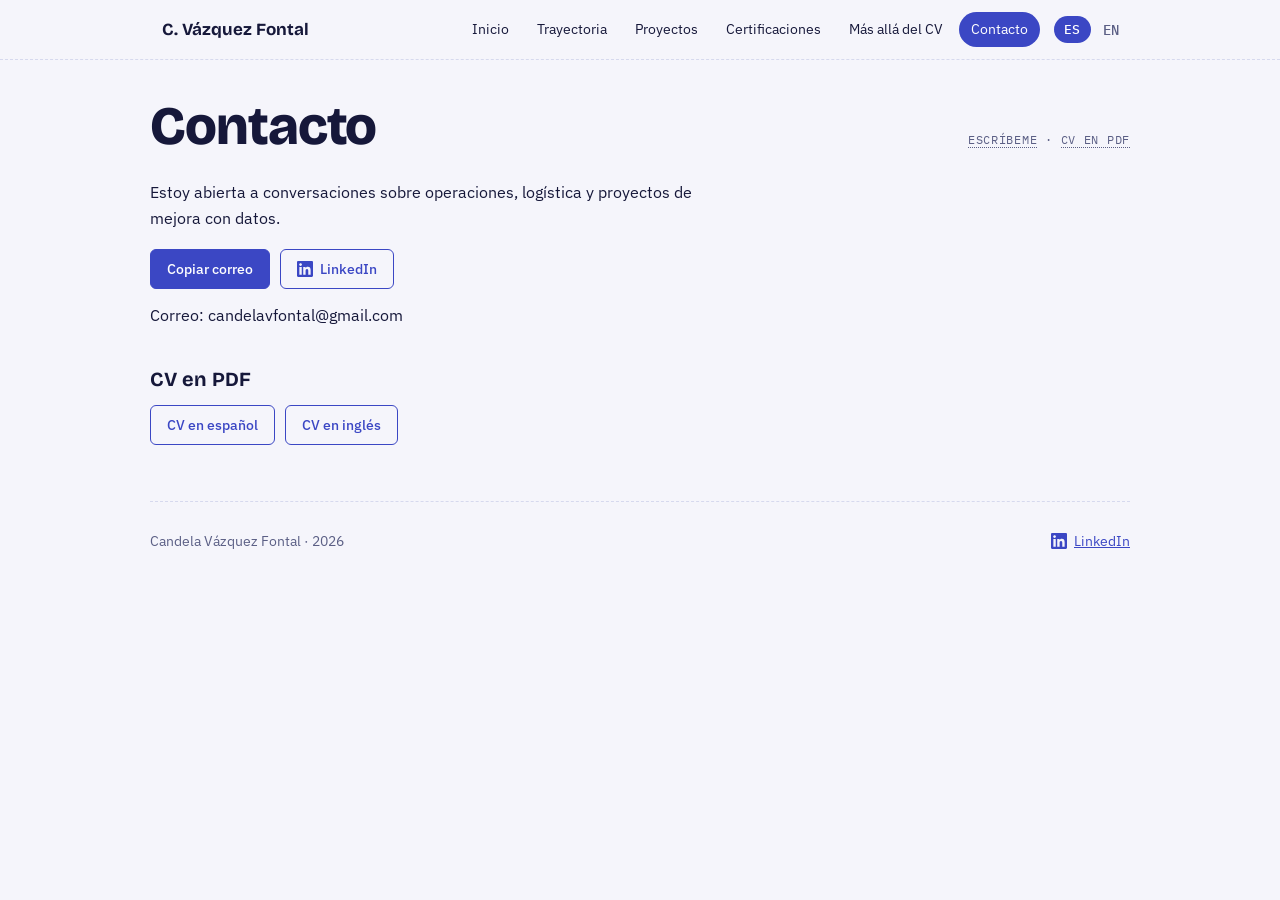
<file: contacto/index.html>
<!doctype html>
<html lang="es">
<head>
<meta charset="utf-8">
<meta name="viewport" content="width=device-width,initial-scale=1">
<title>Contacto · Candela Vázquez Fontal</title>
<meta name="description" content="Contacto de Candela Vázquez Fontal: LinkedIn, correo electrónico y CV en PDF.">
<meta name="robots" content="noindex,follow">
<meta name="author" content="Candela Vázquez Fontal">
<link rel="canonical" href="https://candelavazquezfontal.github.io/contacto/">
<meta property="og:type" content="website">
<meta property="og:locale" content="es_ES">
<meta property="og:locale:alternate" content="en_GB">
<meta property="og:site_name" content="Candela Vázquez Fontal">
<meta property="og:title" content="Contacto · Candela Vázquez Fontal">
<meta property="og:description" content="Contacto de Candela Vázquez Fontal: LinkedIn, correo electrónico y CV en PDF.">
<meta property="og:url" content="https://candelavazquezfontal.github.io/contacto/">
<meta property="og:image" content="https://candelavazquezfontal.github.io/og-image.png">
<meta property="og:image:width" content="1200">
<meta property="og:image:height" content="630">
<meta property="og:image:alt" content="Candela Vázquez Fontal, Ingeniería en Organización Industrial. Operaciones, logística y datos.">
<meta name="twitter:card" content="summary_large_image">
<meta name="twitter:title" content="Contacto · Candela Vázquez Fontal">
<meta name="twitter:description" content="Contacto de Candela Vázquez Fontal: LinkedIn, correo electrónico y CV en PDF.">
<meta name="twitter:image" content="https://candelavazquezfontal.github.io/og-image.png">
<style>html{-webkit-text-size-adjust:100%}body{margin:0}img{max-width:100%}[hidden]{display:none!important}</style>
<link rel="preload" href="/fonts/BricolageGrotesque-800-normal-latin.woff2" as="font" type="font/woff2" crossorigin>
<link rel="stylesheet" href="/fonts/fonts.css">
<style>
/* Concepto: web como albarán de transporte. Cada sección es una hoja aparte; filas de manifiesto con fechas, códigos y separadores punteados tipo perforación. */
:root{
  --bg:#F5F5FB; --surface:#FFFFFF; --fg:#16183A; --muted:#5B5F85; --line:#D6D9EE;
  --accent:#3B47C4; --accent-soft:#E0E3FF; --on-accent:#FFFFFF;
  --ok:#1F7A4D; --ok-soft:#DDF3E7; --wip:#8A5200; --wip-soft:#FFEFD0;
  --f-display:'Bricolage Grotesque','Helvetica Neue',Arial,sans-serif;
  --f-body:'IBM Plex Sans','Helvetica Neue',Arial,sans-serif;
  --f-mono:'IBM Plex Mono',ui-monospace,Menlo,Consolas,monospace;
}
@media (prefers-color-scheme:dark){:root:not([data-theme="light"]){
  --bg:#0E1024; --surface:#161939; --fg:#E9EAF8; --muted:#9A9EC6; --line:#2B2F5E;
  --accent:#A3ADFF; --accent-soft:#252A66; --on-accent:#0E1024;
  --ok:#7ADCA6; --ok-soft:#173D2C; --wip:#FFC76B; --wip-soft:#46310E; color-scheme:dark}}
:root[data-theme="dark"]{
  --bg:#0E1024; --surface:#161939; --fg:#E9EAF8; --muted:#9A9EC6; --line:#2B2F5E;
  --accent:#A3ADFF; --accent-soft:#252A66; --on-accent:#0E1024;
  --ok:#7ADCA6; --ok-soft:#173D2C; --wip:#FFC76B; --wip-soft:#46310E; color-scheme:dark}
*{box-sizing:border-box}
body{background:var(--bg);color:var(--fg);font:16px/1.6 var(--f-body);padding-inline:20px}
.wrap{max-width:980px;margin-inline:auto}
a{color:var(--accent)}
:focus-visible{outline:2px solid var(--accent);outline-offset:3px;border-radius:3px}
.mono{font-family:var(--f-mono);font-size:12px;letter-spacing:.06em;text-transform:uppercase;color:var(--muted)}
h1,h2,h3{font-family:var(--f-display);text-wrap:balance;margin:0}

/* Navegación por secciones */
nav{position:sticky;top:env(safe-area-inset-top,0px);z-index:5;background:var(--bg);border-bottom:1px dashed var(--line);margin-inline:-20px;padding:10px 20px}
nav .wrap{display:flex;gap:8px 18px;align-items:center;flex-wrap:wrap;justify-content:space-between}
nav b{font-family:var(--f-display);font-size:17px}
nav ul{display:flex;gap:4px;list-style:none;margin:0;padding:0;flex-wrap:wrap}
nav a{display:block;color:var(--fg);text-decoration:none;font-size:14px;padding:5px 11px;border-radius:999px;border:1px solid transparent}
nav a:hover{border-color:var(--line)}
nav a[aria-current="page"]{background:var(--accent);color:var(--on-accent)}

.view{padding-block:40px 56px}
.view-head{display:flex;justify-content:space-between;align-items:baseline;gap:12px;flex-wrap:wrap;margin-bottom:26px}
.view-head h2{font-size:clamp(32px,6vw,54px);font-weight:800;letter-spacing:-.02em;line-height:1}
.view h3.sub{font-size:22px;font-weight:700;margin:36px 0 12px}
.view h3.sub:first-of-type{margin-top:0}

/* Inicio */
.hero{display:grid;grid-template-columns:1.5fr 1fr;gap:40px;align-items:start;padding-block:16px 40px}
.hero h1{font-size:clamp(40px,7vw,76px);line-height:.98;font-weight:800;letter-spacing:-.02em}
.hero h1 span{color:var(--accent)}
.hero p.lead{font-size:18px;max-width:52ch;color:var(--muted);margin:20px 0 0}
.cta{display:flex;gap:10px;flex-wrap:wrap;margin-top:24px}
.btn{font:500 14px var(--f-body);padding:10px 16px;border-radius:6px;border:1px solid var(--accent);background:var(--accent);color:var(--on-accent);text-decoration:none;cursor:pointer}
.btn.ghost{background:transparent;color:var(--accent)}
.label{background:var(--surface);border:1px dashed var(--line);border-radius:10px;padding:18px;min-width:0}
.label dl{margin:12px 0 0;display:grid;grid-template-columns:auto 1fr;gap:8px 14px;font-size:14px}
.label dt{font-family:var(--f-mono);font-size:11px;text-transform:uppercase;letter-spacing:.06em;color:var(--muted);padding-top:2px}
.label dd{margin:0;min-width:0;overflow-wrap:anywhere}
.about{display:grid;grid-template-columns:1.2fr 1fr;gap:32px;padding-block:36px;border-top:1px dashed var(--line)}
.about p{margin:0 0 12px;max-width:60ch}
.about .side{display:grid;gap:18px;align-content:start;min-width:0}
.about .side p{margin:0 0 8px}
.chips{display:flex;gap:8px;flex-wrap:wrap;margin:0;padding:0;list-style:none}
.chips li,.chip{font:500 13px var(--f-body);padding:5px 11px;border-radius:999px;border:1px solid var(--line);background:var(--surface);color:var(--fg)}
button.chip{cursor:pointer}
button.chip span{color:var(--muted);font-family:var(--f-mono);font-size:11px;margin-left:5px}
button.chip[aria-pressed="true"]{background:var(--accent);color:var(--on-accent);border-color:var(--accent)}
button.chip[aria-pressed="true"] span{color:var(--on-accent)}
.seek{padding-block:32px;border-top:1px dashed var(--line)}
.seek p:not(.mono){margin:6px 0 14px;max-width:62ch;font-size:17px}
.doors{display:grid;grid-template-columns:repeat(4,1fr);border-top:1px solid var(--fg)}
.doors a{display:block;padding:18px 14px 18px 0;text-decoration:none;color:var(--fg);border-bottom:1px dashed var(--line)}
.doors a+a{padding-left:14px;border-left:1px dashed var(--line)}
.doors b{display:block;font:700 20px var(--f-display);margin-top:6px}
.doors span.go{color:var(--accent);font-size:14px}
.doors a:hover b{color:var(--accent)}

/* Listas tipo manifiesto */
.tl{list-style:none;margin:0;padding:0;border-top:1px solid var(--fg)}
.tl>li{display:grid;grid-template-columns:170px 1fr;gap:6px 24px;padding-block:16px;border-bottom:1px dashed var(--line)}
.tl h4{font:700 19px var(--f-display);margin:0}
.tl .org{color:var(--muted);font-size:14px}
.tl p{margin:6px 0 0;font-size:15px;max-width:64ch}
.tl ul.pts{margin:6px 0 0;padding-left:18px;font-size:15px;max-width:64ch}
.tl .chips{margin-top:10px}
.tl .chips li{font-size:12px;padding:3px 9px}
.tools{display:flex;gap:8px;flex-wrap:wrap;align-items:center;margin-bottom:12px}
.tools .lab{flex:0 0 auto;margin-right:4px}
.field{font:400 14px var(--f-body);padding:7px 11px;border-radius:6px;border:1px solid var(--line);background:var(--surface);color:var(--fg);min-width:0;max-width:100%}
input.field{flex:1 1 200px;max-width:320px}
.count{display:block;margin:0 0 8px}
.rows{border-top:1px solid var(--fg)}
.row{display:grid;grid-template-columns:120px 1fr auto;gap:6px 20px;padding:13px 0;border-bottom:1px dashed var(--line);align-items:baseline}
.row h3{font-size:17px;font-weight:700}
.row .meta{color:var(--muted);font-size:14px;margin-top:2px}
.row .go{font-size:13px;white-space:nowrap}
.row .go .id{font-family:var(--f-mono);font-size:11px;color:var(--muted)}
.empty{color:var(--muted);padding:16px 0;margin:0}
#proj-list{border-top:1px solid var(--fg)}
details.proj{border-bottom:1px dashed var(--line)}
details.proj summary{display:grid;grid-template-columns:120px 1fr auto;gap:6px 20px;padding:16px 0;cursor:pointer;list-style:none;align-items:baseline}
details.proj summary::-webkit-details-marker{display:none}
details.proj summary h3{font-size:20px;font-weight:700}
details.proj summary .meta{color:var(--muted);font-size:14px}
details.proj summary .plus{font-family:var(--f-mono);color:var(--accent);font-size:20px;line-height:1;display:inline-block}
details.proj[open] .plus{transform:rotate(45deg)}
.proj-body{display:grid;grid-template-columns:120px 1fr;gap:0 20px;padding:0 0 22px}
.proj-body .in{grid-column:2;display:grid;grid-template-columns:1fr 1fr;gap:18px 28px;min-width:0}
.proj-body h4{font:500 11px var(--f-mono);letter-spacing:.06em;text-transform:uppercase;color:var(--muted);margin:0 0 4px}
.proj-body p{margin:0;font-size:15px;max-width:66ch}
.proj-body ul{margin:0;padding-left:18px;font-size:15px}
.proj-body .wide{grid-column:1/-1}
.tags{display:flex;gap:6px;flex-wrap:wrap}
.tags span{font-size:12px;padding:2px 9px;border-radius:999px;border:1px solid var(--line);color:var(--muted)}
.honor{display:inline-block;font:500 11px var(--f-mono);letter-spacing:.05em;text-transform:uppercase;padding:3px 8px;border-radius:4px;background:var(--ok-soft);color:var(--ok)}
.draft{background:var(--wip-soft);color:var(--fg);border-left:3px solid var(--wip);padding:10px 12px;font-size:14px}
.draft b{font:500 11px var(--f-mono);letter-spacing:.06em;text-transform:uppercase;color:var(--wip);display:block;margin-bottom:2px}
p.draft{margin:18px 0 0}
body.clean .draft{display:none}
footer{padding-block:28px 48px;border-top:1px dashed var(--line);display:flex;justify-content:space-between;align-items:center;gap:16px;flex-wrap:wrap;color:var(--muted);font-size:14px}
footer button{font:500 13px var(--f-body);padding:6px 12px;border-radius:6px;border:1px solid var(--line);background:var(--surface);color:var(--fg);cursor:pointer}
@media (max-width:760px){
  .hero,.about{grid-template-columns:1fr}
  .hero{gap:28px;padding-block:8px 32px}
  .doors{grid-template-columns:1fr}
  .doors a+a{padding-left:0;border-left:0}
  .tl>li{grid-template-columns:1fr}
  .row,details.proj summary{grid-template-columns:1fr auto}
  .row>:first-child,details.proj summary>:first-child{grid-column:1/-1}
  .row>div{grid-column:1/-1}
  .row .go{grid-column:1/-1;white-space:normal}
  .proj-body{grid-template-columns:1fr}
  .proj-body .in{grid-column:1;grid-template-columns:1fr}
}
.langsw{display:flex;gap:2px;align-items:center;font:500 13px var(--f-mono);letter-spacing:.04em}
.langsw a,.langsw span{padding:4px 9px;border-radius:999px;border:1px solid transparent;text-decoration:none;color:var(--muted)}
.langsw a:hover{border-color:var(--line);color:var(--fg)}
.langsw span[aria-current="true"]{background:var(--accent);color:var(--on-accent)}
nav .wrap .navr{display:flex;gap:10px 14px;align-items:center;flex-wrap:wrap}
.note-sm{color:var(--muted);font-size:14px;max-width:62ch}
@media (max-width:760px){
  nav .wrap .navr{display:contents}
  nav .wrap>a{order:1}
  nav .wrap .langsw{order:2;margin-left:auto}
  nav .wrap .navr ul{order:3;flex-basis:100%}
}

/* Más allá del CV */
.beyond{display:flex;gap:22px;align-items:center;margin:0 0 26px;flex-wrap:wrap}
.beyond img{width:140px;height:140px;border-radius:50%;object-fit:cover;border:1px dashed var(--line);padding:4px;background:var(--surface)}
.beyond .lead2{margin:0;max-width:52ch;font-size:18px;color:var(--muted);flex:1 1 260px}
h5.mini{font:500 11px var(--f-mono);letter-spacing:.06em;text-transform:uppercase;color:var(--muted);margin:16px 0 6px}
ul.books{list-style:none;margin:0;padding:0;display:grid;gap:10px;font-size:15px}
ul.books b{font-family:var(--f-display);font-size:16px}
ul.books span{color:var(--muted);font-size:14px}
.tl>li>.mono{padding-top:3px}
@media (min-width:761px) and (max-width:900px){.doors{grid-template-columns:repeat(2,1fr)}.doors a:nth-child(3){padding-left:0;border-left:0}}

.jump{display:flex;gap:8px;flex-wrap:wrap;align-items:center;margin:0 0 24px}
.jump .mono{margin-right:4px}
.jump a{font:500 13px var(--f-body);padding:5px 11px;border-radius:999px;border:1px solid var(--line);background:var(--surface);color:var(--fg);text-decoration:none}
.jump a:hover{border-color:var(--accent);color:var(--accent)}
[id]{scroll-margin-top:84px}
.view h2.sub{font-size:22px;font-weight:700;margin:36px 0 12px}
.view h2.sub:first-of-type{margin-top:0}
.lilink{display:inline-flex;align-items:center;gap:7px}
.lilink svg{flex:0 0 auto}

.mono.sect a{color:inherit;text-decoration:none;border-bottom:1px dotted var(--muted)}
.mono.sect a:hover{color:var(--accent);border-color:var(--accent)}
.chips li a{color:inherit;text-decoration:none;border-bottom:1px dotted var(--accent)}
.chips li a:hover{color:var(--accent)}
.view-head .sect{max-width:46ch;text-align:right}
@media (max-width:760px){.view-head .sect{text-align:left}}

</style>
</head>
<body>
<nav aria-label="Secciones"><div class="wrap"><a href="/" style="text-decoration:none;color:inherit"><b>C. Vázquez Fontal</b></a><div class="navr"><ul><li><a href="/">Inicio</a></li><li><a href="/trayectoria/">Trayectoria</a></li><li><a href="/proyectos/">Proyectos</a></li><li><a href="/certificaciones/">Certificaciones</a></li><li><a href="/mas-alla-del-cv/">Más allá del CV</a></li><li><a href="/contacto/" aria-current="page">Contacto</a></li></ul><div class="langsw" role="group" aria-label="Idioma"><span aria-current="true" lang="es">ES</span><a href="/en/contact/" hreflang="en" lang="en" data-setlang="en">EN</a></div></div></div></nav>
<main class="wrap">
<section class="view" id="v-contacto">
  <div class="view-head"><h1 style="font-size:clamp(32px,6vw,54px);font-weight:800;letter-spacing:-.02em;line-height:1">Contacto</h1><span class="mono sect"><a href="#escribeme">Escríbeme</a> · <a href="#cv">CV en PDF</a></span></div>
  <p id="escribeme" style="margin:0 0 18px;max-width:56ch">Estoy abierta a conversaciones sobre operaciones, logística y proyectos de mejora con datos.</p>
  <div class="cta" style="margin-top:0">
    <button class="btn" id="copy-mail" type="button">Copiar correo</button>
    <a class="btn ghost lilink" href="https://www.linkedin.com/in/candela-vazquez-fontal" target="_blank" rel="noopener"><svg class="li" viewBox="0 0 24 24" width="16" height="16" aria-hidden="true" focusable="false"><path fill="currentColor" d="M20.447 20.452h-3.554v-5.569c0-1.328-.027-3.037-1.852-3.037-1.853 0-2.136 1.445-2.136 2.939v5.667H9.351V9h3.414v1.561h.046c.477-.9 1.637-1.85 3.37-1.85 3.601 0 4.267 2.37 4.267 5.455v6.286zM5.337 7.433c-1.144 0-2.063-.926-2.063-2.065 0-1.138.92-2.063 2.063-2.063 1.14 0 2.064.925 2.064 2.063 0 1.139-.925 2.065-2.064 2.065zm1.782 13.019H3.555V9h3.564v11.452zM22.225 0H1.771C.792 0 0 .774 0 1.729v20.542C0 23.227.792 24 1.771 24h20.451C23.2 24 24 23.227 24 22.271V1.729C24 .774 23.2 0 22.222 0h.003z"/></svg>LinkedIn</a>
  </div>
  <p style="margin:14px 0 0">Correo: <span id="mail" data-e="bW9jLmxpYW1nQGxhdG5vZnZhbGVkbmFj" style="user-select:all"></span><noscript>Activa JavaScript para ver el correo o escríbeme por LinkedIn.</noscript></p>
  <h2 class="sub" id="cv" style="font-size:20px;margin:34px 0 10px">CV en PDF</h2>
  <div class="cta" style="margin-top:0">
    <a class="btn ghost" href="/cv/Candela-Vazquez-Fontal-CV-ES.pdf" target="_blank" rel="noopener">CV en español</a>
    <a class="btn ghost" href="/cv/Candela-Vazquez-Fontal-CV-EN.pdf" target="_blank" rel="noopener">CV en inglés</a>
  </div>
</section>
</main>
<div class="wrap"><footer><span>Candela Vázquez Fontal · 2026</span><a class="lilink" href="https://www.linkedin.com/in/candela-vazquez-fontal" target="_blank" rel="noopener"><svg class="li" viewBox="0 0 24 24" width="16" height="16" aria-hidden="true" focusable="false"><path fill="currentColor" d="M20.447 20.452h-3.554v-5.569c0-1.328-.027-3.037-1.852-3.037-1.853 0-2.136 1.445-2.136 2.939v5.667H9.351V9h3.414v1.561h.046c.477-.9 1.637-1.85 3.37-1.85 3.601 0 4.267 2.37 4.267 5.455v6.286zM5.337 7.433c-1.144 0-2.063-.926-2.063-2.065 0-1.138.92-2.063 2.063-2.063 1.14 0 2.064.925 2.064 2.063 0 1.139-.925 2.065-2.064 2.065zm1.782 13.019H3.555V9h3.564v11.452zM22.225 0H1.771C.792 0 0 .774 0 1.729v20.542C0 23.227.792 24 1.771 24h20.451C23.2 24 24 23.227 24 22.271V1.729C24 .774 23.2 0 22.222 0h.003z"/></svg>LinkedIn</a></footer></div>
<script>
try{document.querySelectorAll("[data-setlang]").forEach(function(a){a.addEventListener("click",function(){localStorage.setItem("lang",a.dataset.setlang)})})}catch(_){}
(function(){var m=document.getElementById("mail");m.textContent=atob(m.dataset.e).split("").reverse().join("")})();
document.getElementById("copy-mail").onclick=async function(ev){
  var b=ev.currentTarget,txt=document.getElementById("mail").textContent;
  try{await navigator.clipboard.writeText(txt);b.textContent="Correo copiado"}
  catch(_){var r=document.createRange();r.selectNodeContents(document.getElementById("mail"));var s=getSelection();s.removeAllRanges();s.addRange(r);b.textContent="Selecciona y copia"}
  setTimeout(function(){b.textContent="Copiar correo"},2200);
};
</script>
</body>
</html>
</file>
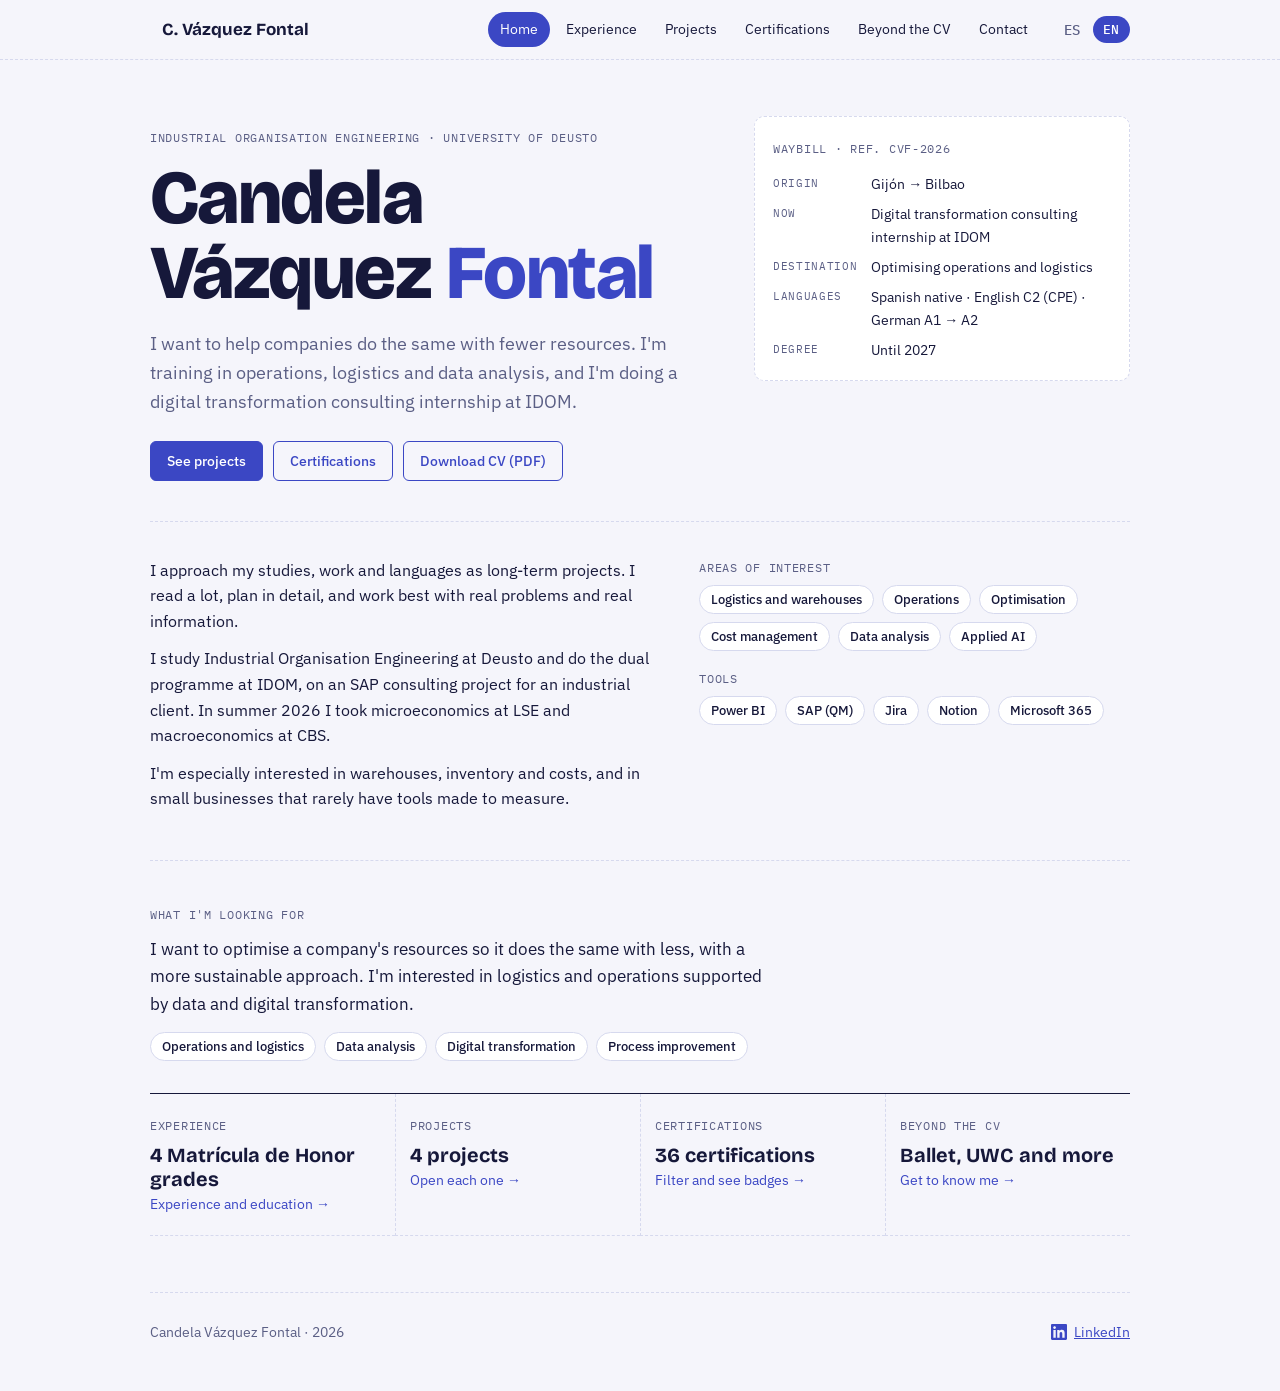
<file: en/index.html>
<!doctype html>
<html lang="en">
<head>
<meta charset="utf-8">
<meta name="viewport" content="width=device-width,initial-scale=1">
<title>Candela Vázquez Fontal · Industrial Organisation Engineering</title>
<meta name="description" content="Personal website of Candela Vázquez Fontal, Industrial Organisation Engineering student at Deusto and digital transformation consulting intern at IDOM. Experience, projects and certifications.">
<meta name="robots" content="noindex,follow">
<meta name="author" content="Candela Vázquez Fontal">
<link rel="canonical" href="https://candelavazquezfontal.github.io/en/">
<meta property="og:type" content="profile">
<meta property="og:locale" content="en_GB">
<meta property="og:locale:alternate" content="es_ES">
<meta property="og:site_name" content="Candela Vázquez Fontal">
<meta property="og:title" content="Candela Vázquez Fontal · Industrial Organisation Engineering">
<meta property="og:description" content="Operations, logistics and data analysis. Experience, projects and certifications.">
<meta property="og:url" content="https://candelavazquezfontal.github.io/en/">
<meta property="og:image" content="https://candelavazquezfontal.github.io/og-image.png">
<meta property="og:image:width" content="1200">
<meta property="og:image:height" content="630">
<meta property="og:image:alt" content="Candela Vázquez Fontal, Industrial Organisation Engineering. Operations, logistics and data.">
<meta name="twitter:card" content="summary_large_image">
<meta name="twitter:title" content="Candela Vázquez Fontal · Industrial Organisation Engineering">
<meta name="twitter:description" content="Operations, logistics and data analysis. Experience, projects and certifications.">
<meta name="twitter:image" content="https://candelavazquezfontal.github.io/og-image.png">
<meta property="profile:first_name" content="Candela">
<meta property="profile:last_name" content="Vázquez Fontal">
<script type="application/ld+json">{"@context":"https://schema.org","@type":"ProfilePage","inLanguage":"en","mainEntity":{"@type":"Person","name":"Candela Vázquez Fontal","givenName":"Candela","familyName":"Vázquez Fontal","url":"https://candelavazquezfontal.github.io/en/","image":"https://candelavazquezfontal.github.io/og-image.png","jobTitle":"Industrial Organisation Engineering student","description":"Industrial Organisation Engineering student at the University of Deusto and digital transformation consulting intern at IDOM.","alumniOf":[{"@type":"CollegeOrUniversity","name":"Universidad de Deusto"},{"@type":"CollegeOrUniversity","name":"Universidad de Oviedo"}],"worksFor":{"@type":"Organization","name":"IDOM"},"knowsLanguage":["es","en","de"],"knowsAbout":["Logistics","Operations","Optimisation","Cost management","Data analysis"],"sameAs":["https://www.linkedin.com/in/candela-vazquez-fontal","https://github.com/candelavazquezfontal"]}}</script>
<style>html{-webkit-text-size-adjust:100%}body{margin:0}img{max-width:100%}[hidden]{display:none!important}</style>
<link rel="preload" href="/fonts/BricolageGrotesque-800-normal-latin.woff2" as="font" type="font/woff2" crossorigin>
<link rel="stylesheet" href="/fonts/fonts.css">
<style>
/* Concepto: web como albarán de transporte. Cada sección es una hoja aparte; filas de manifiesto con fechas, códigos y separadores punteados tipo perforación. */
:root{
  --bg:#F5F5FB; --surface:#FFFFFF; --fg:#16183A; --muted:#5B5F85; --line:#D6D9EE;
  --accent:#3B47C4; --accent-soft:#E0E3FF; --on-accent:#FFFFFF;
  --ok:#1F7A4D; --ok-soft:#DDF3E7; --wip:#8A5200; --wip-soft:#FFEFD0;
  --f-display:'Bricolage Grotesque','Helvetica Neue',Arial,sans-serif;
  --f-body:'IBM Plex Sans','Helvetica Neue',Arial,sans-serif;
  --f-mono:'IBM Plex Mono',ui-monospace,Menlo,Consolas,monospace;
}
@media (prefers-color-scheme:dark){:root:not([data-theme="light"]){
  --bg:#0E1024; --surface:#161939; --fg:#E9EAF8; --muted:#9A9EC6; --line:#2B2F5E;
  --accent:#A3ADFF; --accent-soft:#252A66; --on-accent:#0E1024;
  --ok:#7ADCA6; --ok-soft:#173D2C; --wip:#FFC76B; --wip-soft:#46310E; color-scheme:dark}}
:root[data-theme="dark"]{
  --bg:#0E1024; --surface:#161939; --fg:#E9EAF8; --muted:#9A9EC6; --line:#2B2F5E;
  --accent:#A3ADFF; --accent-soft:#252A66; --on-accent:#0E1024;
  --ok:#7ADCA6; --ok-soft:#173D2C; --wip:#FFC76B; --wip-soft:#46310E; color-scheme:dark}
*{box-sizing:border-box}
body{background:var(--bg);color:var(--fg);font:16px/1.6 var(--f-body);padding-inline:20px}
.wrap{max-width:980px;margin-inline:auto}
a{color:var(--accent)}
:focus-visible{outline:2px solid var(--accent);outline-offset:3px;border-radius:3px}
.mono{font-family:var(--f-mono);font-size:12px;letter-spacing:.06em;text-transform:uppercase;color:var(--muted)}
h1,h2,h3{font-family:var(--f-display);text-wrap:balance;margin:0}

/* Navegación por secciones */
nav{position:sticky;top:env(safe-area-inset-top,0px);z-index:5;background:var(--bg);border-bottom:1px dashed var(--line);margin-inline:-20px;padding:10px 20px}
nav .wrap{display:flex;gap:8px 18px;align-items:center;flex-wrap:wrap;justify-content:space-between}
nav b{font-family:var(--f-display);font-size:17px}
nav ul{display:flex;gap:4px;list-style:none;margin:0;padding:0;flex-wrap:wrap}
nav a{display:block;color:var(--fg);text-decoration:none;font-size:14px;padding:5px 11px;border-radius:999px;border:1px solid transparent}
nav a:hover{border-color:var(--line)}
nav a[aria-current="page"]{background:var(--accent);color:var(--on-accent)}

.view{padding-block:40px 56px}
.view-head{display:flex;justify-content:space-between;align-items:baseline;gap:12px;flex-wrap:wrap;margin-bottom:26px}
.view-head h2{font-size:clamp(32px,6vw,54px);font-weight:800;letter-spacing:-.02em;line-height:1}
.view h3.sub{font-size:22px;font-weight:700;margin:36px 0 12px}
.view h3.sub:first-of-type{margin-top:0}

/* Inicio */
.hero{display:grid;grid-template-columns:1.5fr 1fr;gap:40px;align-items:start;padding-block:16px 40px}
.hero h1{font-size:clamp(40px,7vw,76px);line-height:.98;font-weight:800;letter-spacing:-.02em}
.hero h1 span{color:var(--accent)}
.hero p.lead{font-size:18px;max-width:52ch;color:var(--muted);margin:20px 0 0}
.cta{display:flex;gap:10px;flex-wrap:wrap;margin-top:24px}
.btn{font:500 14px var(--f-body);padding:10px 16px;border-radius:6px;border:1px solid var(--accent);background:var(--accent);color:var(--on-accent);text-decoration:none;cursor:pointer}
.btn.ghost{background:transparent;color:var(--accent)}
.label{background:var(--surface);border:1px dashed var(--line);border-radius:10px;padding:18px;min-width:0}
.label dl{margin:12px 0 0;display:grid;grid-template-columns:auto 1fr;gap:8px 14px;font-size:14px}
.label dt{font-family:var(--f-mono);font-size:11px;text-transform:uppercase;letter-spacing:.06em;color:var(--muted);padding-top:2px}
.label dd{margin:0;min-width:0;overflow-wrap:anywhere}
.about{display:grid;grid-template-columns:1.2fr 1fr;gap:32px;padding-block:36px;border-top:1px dashed var(--line)}
.about p{margin:0 0 12px;max-width:60ch}
.about .side{display:grid;gap:18px;align-content:start;min-width:0}
.about .side p{margin:0 0 8px}
.chips{display:flex;gap:8px;flex-wrap:wrap;margin:0;padding:0;list-style:none}
.chips li,.chip{font:500 13px var(--f-body);padding:5px 11px;border-radius:999px;border:1px solid var(--line);background:var(--surface);color:var(--fg)}
button.chip{cursor:pointer}
button.chip span{color:var(--muted);font-family:var(--f-mono);font-size:11px;margin-left:5px}
button.chip[aria-pressed="true"]{background:var(--accent);color:var(--on-accent);border-color:var(--accent)}
button.chip[aria-pressed="true"] span{color:var(--on-accent)}
.seek{padding-block:32px;border-top:1px dashed var(--line)}
.seek p:not(.mono){margin:6px 0 14px;max-width:62ch;font-size:17px}
.doors{display:grid;grid-template-columns:repeat(4,1fr);border-top:1px solid var(--fg)}
.doors a{display:block;padding:18px 14px 18px 0;text-decoration:none;color:var(--fg);border-bottom:1px dashed var(--line)}
.doors a+a{padding-left:14px;border-left:1px dashed var(--line)}
.doors b{display:block;font:700 20px var(--f-display);margin-top:6px}
.doors span.go{color:var(--accent);font-size:14px}
.doors a:hover b{color:var(--accent)}

/* Listas tipo manifiesto */
.tl{list-style:none;margin:0;padding:0;border-top:1px solid var(--fg)}
.tl>li{display:grid;grid-template-columns:170px 1fr;gap:6px 24px;padding-block:16px;border-bottom:1px dashed var(--line)}
.tl h4{font:700 19px var(--f-display);margin:0}
.tl .org{color:var(--muted);font-size:14px}
.tl p{margin:6px 0 0;font-size:15px;max-width:64ch}
.tl ul.pts{margin:6px 0 0;padding-left:18px;font-size:15px;max-width:64ch}
.tl .chips{margin-top:10px}
.tl .chips li{font-size:12px;padding:3px 9px}
.tools{display:flex;gap:8px;flex-wrap:wrap;align-items:center;margin-bottom:12px}
.tools .lab{flex:0 0 auto;margin-right:4px}
.field{font:400 14px var(--f-body);padding:7px 11px;border-radius:6px;border:1px solid var(--line);background:var(--surface);color:var(--fg);min-width:0;max-width:100%}
input.field{flex:1 1 200px;max-width:320px}
.count{display:block;margin:0 0 8px}
.rows{border-top:1px solid var(--fg)}
.row{display:grid;grid-template-columns:120px 1fr auto;gap:6px 20px;padding:13px 0;border-bottom:1px dashed var(--line);align-items:baseline}
.row h3{font-size:17px;font-weight:700}
.row .meta{color:var(--muted);font-size:14px;margin-top:2px}
.row .go{font-size:13px;white-space:nowrap}
.row .go .id{font-family:var(--f-mono);font-size:11px;color:var(--muted)}
.empty{color:var(--muted);padding:16px 0;margin:0}
#proj-list{border-top:1px solid var(--fg)}
details.proj{border-bottom:1px dashed var(--line)}
details.proj summary{display:grid;grid-template-columns:120px 1fr auto;gap:6px 20px;padding:16px 0;cursor:pointer;list-style:none;align-items:baseline}
details.proj summary::-webkit-details-marker{display:none}
details.proj summary h3{font-size:20px;font-weight:700}
details.proj summary .meta{color:var(--muted);font-size:14px}
details.proj summary .plus{font-family:var(--f-mono);color:var(--accent);font-size:20px;line-height:1;display:inline-block}
details.proj[open] .plus{transform:rotate(45deg)}
.proj-body{display:grid;grid-template-columns:120px 1fr;gap:0 20px;padding:0 0 22px}
.proj-body .in{grid-column:2;display:grid;grid-template-columns:1fr 1fr;gap:18px 28px;min-width:0}
.proj-body h4{font:500 11px var(--f-mono);letter-spacing:.06em;text-transform:uppercase;color:var(--muted);margin:0 0 4px}
.proj-body p{margin:0;font-size:15px;max-width:66ch}
.proj-body ul{margin:0;padding-left:18px;font-size:15px}
.proj-body .wide{grid-column:1/-1}
.tags{display:flex;gap:6px;flex-wrap:wrap}
.tags span{font-size:12px;padding:2px 9px;border-radius:999px;border:1px solid var(--line);color:var(--muted)}
.honor{display:inline-block;font:500 11px var(--f-mono);letter-spacing:.05em;text-transform:uppercase;padding:3px 8px;border-radius:4px;background:var(--ok-soft);color:var(--ok)}
.draft{background:var(--wip-soft);color:var(--fg);border-left:3px solid var(--wip);padding:10px 12px;font-size:14px}
.draft b{font:500 11px var(--f-mono);letter-spacing:.06em;text-transform:uppercase;color:var(--wip);display:block;margin-bottom:2px}
p.draft{margin:18px 0 0}
body.clean .draft{display:none}
footer{padding-block:28px 48px;border-top:1px dashed var(--line);display:flex;justify-content:space-between;align-items:center;gap:16px;flex-wrap:wrap;color:var(--muted);font-size:14px}
footer button{font:500 13px var(--f-body);padding:6px 12px;border-radius:6px;border:1px solid var(--line);background:var(--surface);color:var(--fg);cursor:pointer}
@media (max-width:760px){
  .hero,.about{grid-template-columns:1fr}
  .hero{gap:28px;padding-block:8px 32px}
  .doors{grid-template-columns:1fr}
  .doors a+a{padding-left:0;border-left:0}
  .tl>li{grid-template-columns:1fr}
  .row,details.proj summary{grid-template-columns:1fr auto}
  .row>:first-child,details.proj summary>:first-child{grid-column:1/-1}
  .row>div{grid-column:1/-1}
  .row .go{grid-column:1/-1;white-space:normal}
  .proj-body{grid-template-columns:1fr}
  .proj-body .in{grid-column:1;grid-template-columns:1fr}
}
.langsw{display:flex;gap:2px;align-items:center;font:500 13px var(--f-mono);letter-spacing:.04em}
.langsw a,.langsw span{padding:4px 9px;border-radius:999px;border:1px solid transparent;text-decoration:none;color:var(--muted)}
.langsw a:hover{border-color:var(--line);color:var(--fg)}
.langsw span[aria-current="true"]{background:var(--accent);color:var(--on-accent)}
nav .wrap .navr{display:flex;gap:10px 14px;align-items:center;flex-wrap:wrap}
.note-sm{color:var(--muted);font-size:14px;max-width:62ch}
@media (max-width:760px){
  nav .wrap .navr{display:contents}
  nav .wrap>a{order:1}
  nav .wrap .langsw{order:2;margin-left:auto}
  nav .wrap .navr ul{order:3;flex-basis:100%}
}

/* Más allá del CV */
.beyond{display:flex;gap:22px;align-items:center;margin:0 0 26px;flex-wrap:wrap}
.beyond img{width:140px;height:140px;border-radius:50%;object-fit:cover;border:1px dashed var(--line);padding:4px;background:var(--surface)}
.beyond .lead2{margin:0;max-width:52ch;font-size:18px;color:var(--muted);flex:1 1 260px}
h5.mini{font:500 11px var(--f-mono);letter-spacing:.06em;text-transform:uppercase;color:var(--muted);margin:16px 0 6px}
ul.books{list-style:none;margin:0;padding:0;display:grid;gap:10px;font-size:15px}
ul.books b{font-family:var(--f-display);font-size:16px}
ul.books span{color:var(--muted);font-size:14px}
.tl>li>.mono{padding-top:3px}
@media (min-width:761px) and (max-width:900px){.doors{grid-template-columns:repeat(2,1fr)}.doors a:nth-child(3){padding-left:0;border-left:0}}

.jump{display:flex;gap:8px;flex-wrap:wrap;align-items:center;margin:0 0 24px}
.jump .mono{margin-right:4px}
.jump a{font:500 13px var(--f-body);padding:5px 11px;border-radius:999px;border:1px solid var(--line);background:var(--surface);color:var(--fg);text-decoration:none}
.jump a:hover{border-color:var(--accent);color:var(--accent)}
[id]{scroll-margin-top:84px}
.view h2.sub{font-size:22px;font-weight:700;margin:36px 0 12px}
.view h2.sub:first-of-type{margin-top:0}
.lilink{display:inline-flex;align-items:center;gap:7px}
.lilink svg{flex:0 0 auto}

.mono.sect a{color:inherit;text-decoration:none;border-bottom:1px dotted var(--muted)}
.mono.sect a:hover{color:var(--accent);border-color:var(--accent)}
.chips li a{color:inherit;text-decoration:none;border-bottom:1px dotted var(--accent)}
.chips li a:hover{color:var(--accent)}
.view-head .sect{max-width:46ch;text-align:right}
@media (max-width:760px){.view-head .sect{text-align:left}}

</style>
</head>
<body>
<nav aria-label="Sections"><div class="wrap"><a href="/en/" style="text-decoration:none;color:inherit"><b>C. Vázquez Fontal</b></a><div class="navr"><ul><li><a href="/en/" aria-current="page">Home</a></li><li><a href="/en/experience/">Experience</a></li><li><a href="/en/projects/">Projects</a></li><li><a href="/en/certifications/">Certifications</a></li><li><a href="/en/beyond-the-cv/">Beyond the CV</a></li><li><a href="/en/contact/">Contact</a></li></ul><div class="langsw" role="group" aria-label="Language"><a href="/" hreflang="es" lang="es" data-setlang="es">ES</a><span aria-current="true" lang="en">EN</span></div></div></div></nav>
<main class="wrap">
<section class="view" id="v-inicio">
  <div class="hero">
    <div>
      <p class="mono">Industrial Organisation Engineering · University of Deusto</p>
      <h1 style="margin-top:14px">Candela<br>Vázquez <span>Fontal</span></h1>
      <p class="lead">I want to help companies do the same with fewer resources. I&#x27;m training in operations, logistics and data analysis, and I&#x27;m doing a digital transformation consulting internship at IDOM.</p>
      <div class="cta">
        <a class="btn" href="/en/projects/">See projects</a>
        <a class="btn ghost" href="/en/certifications/">Certifications</a>
        <a class="btn ghost" href="/cv/Candela-Vazquez-Fontal-CV-EN.pdf">Download CV (PDF)</a>
      </div>
    </div>
    <aside class="label" aria-label="Quick facts">
      <span class="mono">Waybill · Ref. CVF-2026</span>
      <dl><dt>Origin</dt><dd>Gijón → Bilbao</dd><dt>Now</dt><dd>Digital transformation consulting internship at IDOM</dd><dt>Destination</dt><dd>Optimising operations and logistics</dd><dt>Languages</dt><dd>Spanish native · English C2 (CPE) · German A1 → A2</dd><dt>Degree</dt><dd>Until 2027</dd></dl>
    </aside>
  </div>

  <div class="about" id="sobre-mi">
    <div><p>I approach my studies, work and languages as long-term projects. I read a lot, plan in detail, and work best with real problems and real information.</p><p>I study Industrial Organisation Engineering at Deusto and do the dual programme at IDOM, on an SAP consulting project for an industrial client. In summer 2026 I took microeconomics at LSE and macroeconomics at CBS.</p><p>I&#x27;m especially interested in warehouses, inventory and costs, and in small businesses that rarely have tools made to measure.</p></div>
    <div class="side">
      <div><p class="mono">Areas of interest</p><ul class="chips"><li>Logistics and warehouses</li><li>Operations</li><li>Optimisation</li><li>Cost management</li><li>Data analysis</li><li>Applied AI</li></ul></div>
      <div><p class="mono">Tools</p><ul class="chips"><li>Power BI</li><li>SAP (QM)</li><li>Jira</li><li>Notion</li><li>Microsoft 365</li></ul></div>
    </div>
  </div>

  <div class="seek" id="lo-que-busco">
    <p class="mono">What I&#x27;m looking for</p>
    <p>I want to optimise a company&#x27;s resources so it does the same with less, with a more sustainable approach. I&#x27;m interested in logistics and operations supported by data and digital transformation.</p>
    <ul class="chips"><li>Operations and logistics</li><li>Data analysis</li><li>Digital transformation</li><li>Process improvement</li></ul>
  </div>

  <div class="doors" id="explorar"><a href="/en/experience/"><span class="mono">Experience</span><b>4 Matrícula de Honor grades</b><span class="go">Experience and education →</span></a><a href="/en/projects/"><span class="mono">Projects</span><b>4 projects</b><span class="go">Open each one →</span></a><a href="/en/certifications/"><span class="mono">Certifications</span><b>36 certifications</b><span class="go">Filter and see badges →</span></a><a href="/en/beyond-the-cv/"><span class="mono">Beyond the CV</span><b>Ballet, UWC and more</b><span class="go">Get to know me →</span></a></div>
</section>
</main>
<div class="wrap"><footer><span>Candela Vázquez Fontal · 2026</span><a class="lilink" href="https://www.linkedin.com/in/candela-vazquez-fontal" target="_blank" rel="noopener"><svg class="li" viewBox="0 0 24 24" width="16" height="16" aria-hidden="true" focusable="false"><path fill="currentColor" d="M20.447 20.452h-3.554v-5.569c0-1.328-.027-3.037-1.852-3.037-1.853 0-2.136 1.445-2.136 2.939v5.667H9.351V9h3.414v1.561h.046c.477-.9 1.637-1.85 3.37-1.85 3.601 0 4.267 2.37 4.267 5.455v6.286zM5.337 7.433c-1.144 0-2.063-.926-2.063-2.065 0-1.138.92-2.063 2.063-2.063 1.14 0 2.064.925 2.064 2.063 0 1.139-.925 2.065-2.064 2.065zm1.782 13.019H3.555V9h3.564v11.452zM22.225 0H1.771C.792 0 0 .774 0 1.729v20.542C0 23.227.792 24 1.771 24h20.451C23.2 24 24 23.227 24 22.271V1.729C24 .774 23.2 0 22.222 0h.003z"/></svg>LinkedIn</a></footer></div>
<script>
try{document.querySelectorAll("[data-setlang]").forEach(function(a){a.addEventListener("click",function(){localStorage.setItem("lang",a.dataset.setlang)})})}catch(_){}
</script>
</body>
</html>
</file>
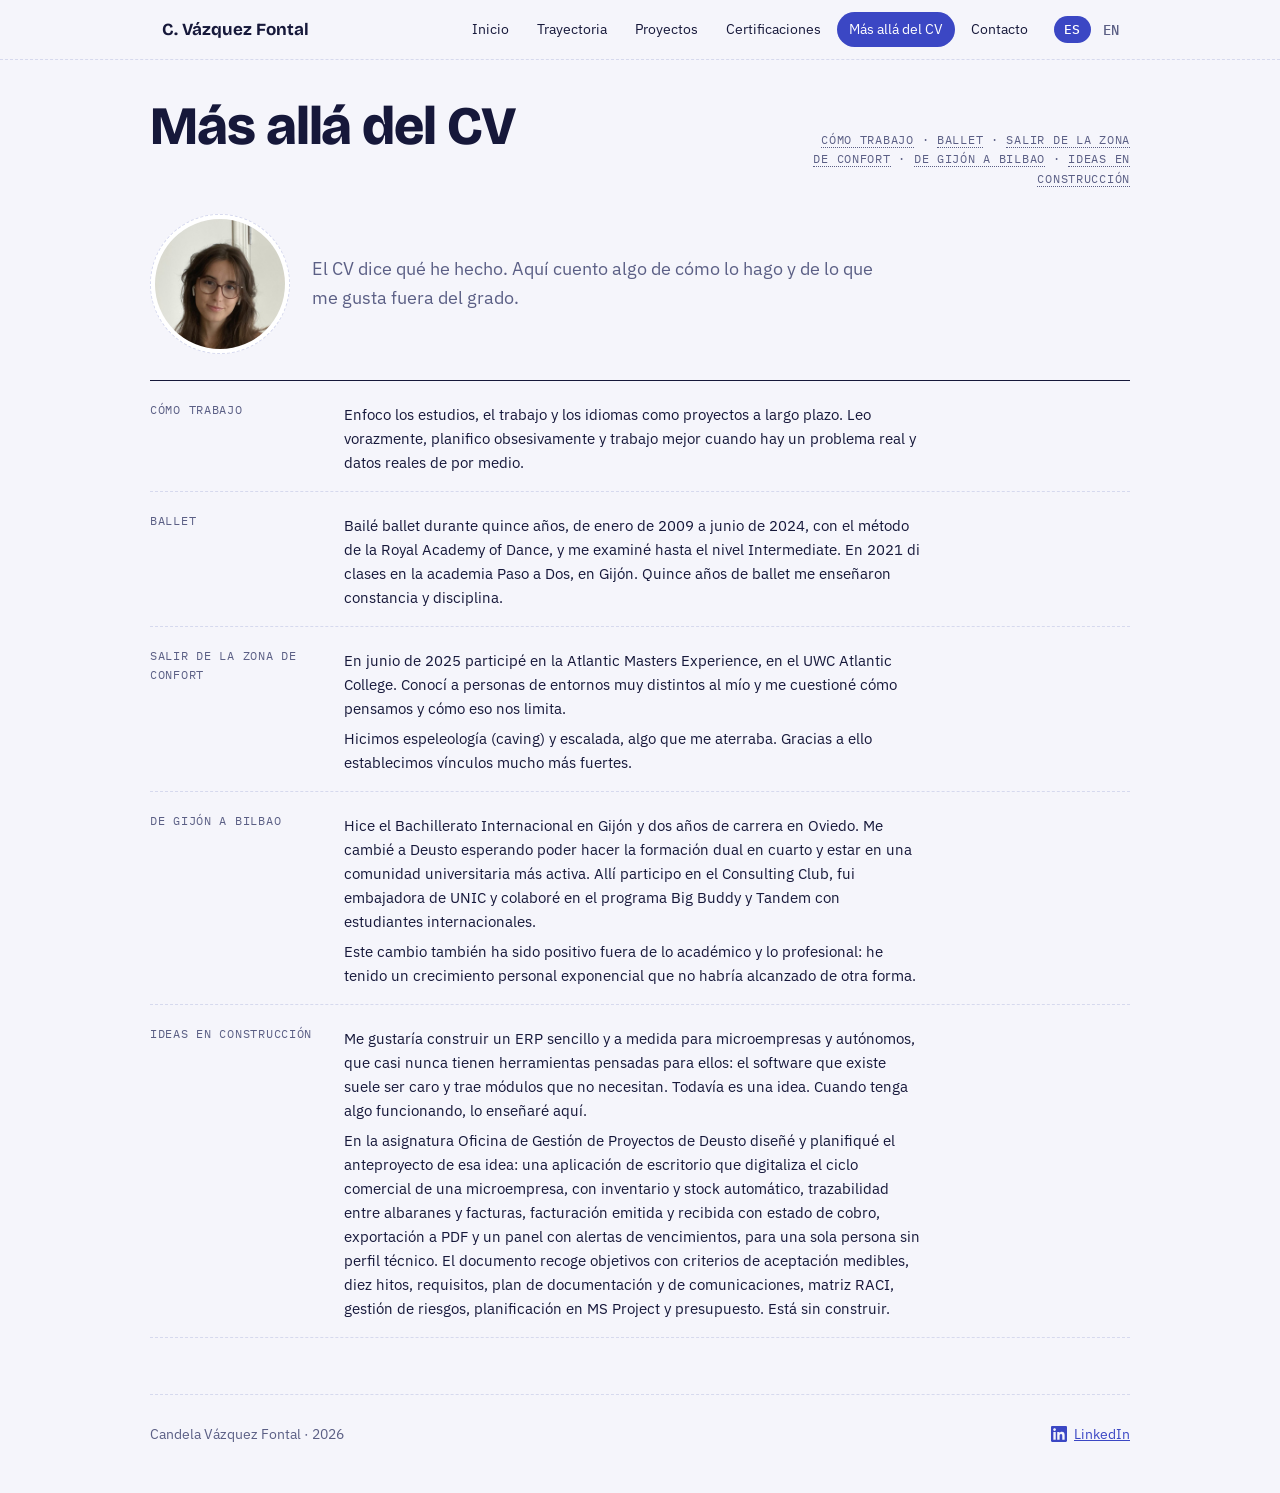
<file: mas-alla-del-cv/index.html>
<!doctype html>
<html lang="es">
<head>
<meta charset="utf-8">
<meta name="viewport" content="width=device-width,initial-scale=1">
<title>Más allá del CV · Candela Vázquez Fontal</title>
<meta name="description" content="Lo que no cabe en un CV: ballet, la experiencia en UWC Atlantic College, de Gijón a Bilbao y las ideas que estoy construyendo.">
<meta name="robots" content="noindex,follow">
<meta name="author" content="Candela Vázquez Fontal">
<link rel="canonical" href="https://candelavazquezfontal.github.io/mas-alla-del-cv/">
<meta property="og:type" content="website">
<meta property="og:locale" content="es_ES">
<meta property="og:locale:alternate" content="en_GB">
<meta property="og:site_name" content="Candela Vázquez Fontal">
<meta property="og:title" content="Más allá del CV · Candela Vázquez Fontal">
<meta property="og:description" content="Lo que no cabe en un CV: ballet, la experiencia en UWC Atlantic College, de Gijón a Bilbao y las ideas que estoy construyendo.">
<meta property="og:url" content="https://candelavazquezfontal.github.io/mas-alla-del-cv/">
<meta property="og:image" content="https://candelavazquezfontal.github.io/og-image.png">
<meta property="og:image:width" content="1200">
<meta property="og:image:height" content="630">
<meta property="og:image:alt" content="Candela Vázquez Fontal, Ingeniería en Organización Industrial. Operaciones, logística y datos.">
<meta name="twitter:card" content="summary_large_image">
<meta name="twitter:title" content="Más allá del CV · Candela Vázquez Fontal">
<meta name="twitter:description" content="Lo que no cabe en un CV: ballet, la experiencia en UWC Atlantic College, de Gijón a Bilbao y las ideas que estoy construyendo.">
<meta name="twitter:image" content="https://candelavazquezfontal.github.io/og-image.png">
<style>html{-webkit-text-size-adjust:100%}body{margin:0}img{max-width:100%}[hidden]{display:none!important}</style>
<link rel="preload" href="/fonts/BricolageGrotesque-800-normal-latin.woff2" as="font" type="font/woff2" crossorigin>
<link rel="stylesheet" href="/fonts/fonts.css">
<style>
/* Concepto: web como albarán de transporte. Cada sección es una hoja aparte; filas de manifiesto con fechas, códigos y separadores punteados tipo perforación. */
:root{
  --bg:#F5F5FB; --surface:#FFFFFF; --fg:#16183A; --muted:#5B5F85; --line:#D6D9EE;
  --accent:#3B47C4; --accent-soft:#E0E3FF; --on-accent:#FFFFFF;
  --ok:#1F7A4D; --ok-soft:#DDF3E7; --wip:#8A5200; --wip-soft:#FFEFD0;
  --f-display:'Bricolage Grotesque','Helvetica Neue',Arial,sans-serif;
  --f-body:'IBM Plex Sans','Helvetica Neue',Arial,sans-serif;
  --f-mono:'IBM Plex Mono',ui-monospace,Menlo,Consolas,monospace;
}
@media (prefers-color-scheme:dark){:root:not([data-theme="light"]){
  --bg:#0E1024; --surface:#161939; --fg:#E9EAF8; --muted:#9A9EC6; --line:#2B2F5E;
  --accent:#A3ADFF; --accent-soft:#252A66; --on-accent:#0E1024;
  --ok:#7ADCA6; --ok-soft:#173D2C; --wip:#FFC76B; --wip-soft:#46310E; color-scheme:dark}}
:root[data-theme="dark"]{
  --bg:#0E1024; --surface:#161939; --fg:#E9EAF8; --muted:#9A9EC6; --line:#2B2F5E;
  --accent:#A3ADFF; --accent-soft:#252A66; --on-accent:#0E1024;
  --ok:#7ADCA6; --ok-soft:#173D2C; --wip:#FFC76B; --wip-soft:#46310E; color-scheme:dark}
*{box-sizing:border-box}
body{background:var(--bg);color:var(--fg);font:16px/1.6 var(--f-body);padding-inline:20px}
.wrap{max-width:980px;margin-inline:auto}
a{color:var(--accent)}
:focus-visible{outline:2px solid var(--accent);outline-offset:3px;border-radius:3px}
.mono{font-family:var(--f-mono);font-size:12px;letter-spacing:.06em;text-transform:uppercase;color:var(--muted)}
h1,h2,h3{font-family:var(--f-display);text-wrap:balance;margin:0}

/* Navegación por secciones */
nav{position:sticky;top:env(safe-area-inset-top,0px);z-index:5;background:var(--bg);border-bottom:1px dashed var(--line);margin-inline:-20px;padding:10px 20px}
nav .wrap{display:flex;gap:8px 18px;align-items:center;flex-wrap:wrap;justify-content:space-between}
nav b{font-family:var(--f-display);font-size:17px}
nav ul{display:flex;gap:4px;list-style:none;margin:0;padding:0;flex-wrap:wrap}
nav a{display:block;color:var(--fg);text-decoration:none;font-size:14px;padding:5px 11px;border-radius:999px;border:1px solid transparent}
nav a:hover{border-color:var(--line)}
nav a[aria-current="page"]{background:var(--accent);color:var(--on-accent)}

.view{padding-block:40px 56px}
.view-head{display:flex;justify-content:space-between;align-items:baseline;gap:12px;flex-wrap:wrap;margin-bottom:26px}
.view-head h2{font-size:clamp(32px,6vw,54px);font-weight:800;letter-spacing:-.02em;line-height:1}
.view h3.sub{font-size:22px;font-weight:700;margin:36px 0 12px}
.view h3.sub:first-of-type{margin-top:0}

/* Inicio */
.hero{display:grid;grid-template-columns:1.5fr 1fr;gap:40px;align-items:start;padding-block:16px 40px}
.hero h1{font-size:clamp(40px,7vw,76px);line-height:.98;font-weight:800;letter-spacing:-.02em}
.hero h1 span{color:var(--accent)}
.hero p.lead{font-size:18px;max-width:52ch;color:var(--muted);margin:20px 0 0}
.cta{display:flex;gap:10px;flex-wrap:wrap;margin-top:24px}
.btn{font:500 14px var(--f-body);padding:10px 16px;border-radius:6px;border:1px solid var(--accent);background:var(--accent);color:var(--on-accent);text-decoration:none;cursor:pointer}
.btn.ghost{background:transparent;color:var(--accent)}
.label{background:var(--surface);border:1px dashed var(--line);border-radius:10px;padding:18px;min-width:0}
.label dl{margin:12px 0 0;display:grid;grid-template-columns:auto 1fr;gap:8px 14px;font-size:14px}
.label dt{font-family:var(--f-mono);font-size:11px;text-transform:uppercase;letter-spacing:.06em;color:var(--muted);padding-top:2px}
.label dd{margin:0;min-width:0;overflow-wrap:anywhere}
.about{display:grid;grid-template-columns:1.2fr 1fr;gap:32px;padding-block:36px;border-top:1px dashed var(--line)}
.about p{margin:0 0 12px;max-width:60ch}
.about .side{display:grid;gap:18px;align-content:start;min-width:0}
.about .side p{margin:0 0 8px}
.chips{display:flex;gap:8px;flex-wrap:wrap;margin:0;padding:0;list-style:none}
.chips li,.chip{font:500 13px var(--f-body);padding:5px 11px;border-radius:999px;border:1px solid var(--line);background:var(--surface);color:var(--fg)}
button.chip{cursor:pointer}
button.chip span{color:var(--muted);font-family:var(--f-mono);font-size:11px;margin-left:5px}
button.chip[aria-pressed="true"]{background:var(--accent);color:var(--on-accent);border-color:var(--accent)}
button.chip[aria-pressed="true"] span{color:var(--on-accent)}
.seek{padding-block:32px;border-top:1px dashed var(--line)}
.seek p:not(.mono){margin:6px 0 14px;max-width:62ch;font-size:17px}
.doors{display:grid;grid-template-columns:repeat(4,1fr);border-top:1px solid var(--fg)}
.doors a{display:block;padding:18px 14px 18px 0;text-decoration:none;color:var(--fg);border-bottom:1px dashed var(--line)}
.doors a+a{padding-left:14px;border-left:1px dashed var(--line)}
.doors b{display:block;font:700 20px var(--f-display);margin-top:6px}
.doors span.go{color:var(--accent);font-size:14px}
.doors a:hover b{color:var(--accent)}

/* Listas tipo manifiesto */
.tl{list-style:none;margin:0;padding:0;border-top:1px solid var(--fg)}
.tl>li{display:grid;grid-template-columns:170px 1fr;gap:6px 24px;padding-block:16px;border-bottom:1px dashed var(--line)}
.tl h4{font:700 19px var(--f-display);margin:0}
.tl .org{color:var(--muted);font-size:14px}
.tl p{margin:6px 0 0;font-size:15px;max-width:64ch}
.tl ul.pts{margin:6px 0 0;padding-left:18px;font-size:15px;max-width:64ch}
.tl .chips{margin-top:10px}
.tl .chips li{font-size:12px;padding:3px 9px}
.tools{display:flex;gap:8px;flex-wrap:wrap;align-items:center;margin-bottom:12px}
.tools .lab{flex:0 0 auto;margin-right:4px}
.field{font:400 14px var(--f-body);padding:7px 11px;border-radius:6px;border:1px solid var(--line);background:var(--surface);color:var(--fg);min-width:0;max-width:100%}
input.field{flex:1 1 200px;max-width:320px}
.count{display:block;margin:0 0 8px}
.rows{border-top:1px solid var(--fg)}
.row{display:grid;grid-template-columns:120px 1fr auto;gap:6px 20px;padding:13px 0;border-bottom:1px dashed var(--line);align-items:baseline}
.row h3{font-size:17px;font-weight:700}
.row .meta{color:var(--muted);font-size:14px;margin-top:2px}
.row .go{font-size:13px;white-space:nowrap}
.row .go .id{font-family:var(--f-mono);font-size:11px;color:var(--muted)}
.empty{color:var(--muted);padding:16px 0;margin:0}
#proj-list{border-top:1px solid var(--fg)}
details.proj{border-bottom:1px dashed var(--line)}
details.proj summary{display:grid;grid-template-columns:120px 1fr auto;gap:6px 20px;padding:16px 0;cursor:pointer;list-style:none;align-items:baseline}
details.proj summary::-webkit-details-marker{display:none}
details.proj summary h3{font-size:20px;font-weight:700}
details.proj summary .meta{color:var(--muted);font-size:14px}
details.proj summary .plus{font-family:var(--f-mono);color:var(--accent);font-size:20px;line-height:1;display:inline-block}
details.proj[open] .plus{transform:rotate(45deg)}
.proj-body{display:grid;grid-template-columns:120px 1fr;gap:0 20px;padding:0 0 22px}
.proj-body .in{grid-column:2;display:grid;grid-template-columns:1fr 1fr;gap:18px 28px;min-width:0}
.proj-body h4{font:500 11px var(--f-mono);letter-spacing:.06em;text-transform:uppercase;color:var(--muted);margin:0 0 4px}
.proj-body p{margin:0;font-size:15px;max-width:66ch}
.proj-body ul{margin:0;padding-left:18px;font-size:15px}
.proj-body .wide{grid-column:1/-1}
.tags{display:flex;gap:6px;flex-wrap:wrap}
.tags span{font-size:12px;padding:2px 9px;border-radius:999px;border:1px solid var(--line);color:var(--muted)}
.honor{display:inline-block;font:500 11px var(--f-mono);letter-spacing:.05em;text-transform:uppercase;padding:3px 8px;border-radius:4px;background:var(--ok-soft);color:var(--ok)}
.draft{background:var(--wip-soft);color:var(--fg);border-left:3px solid var(--wip);padding:10px 12px;font-size:14px}
.draft b{font:500 11px var(--f-mono);letter-spacing:.06em;text-transform:uppercase;color:var(--wip);display:block;margin-bottom:2px}
p.draft{margin:18px 0 0}
body.clean .draft{display:none}
footer{padding-block:28px 48px;border-top:1px dashed var(--line);display:flex;justify-content:space-between;align-items:center;gap:16px;flex-wrap:wrap;color:var(--muted);font-size:14px}
footer button{font:500 13px var(--f-body);padding:6px 12px;border-radius:6px;border:1px solid var(--line);background:var(--surface);color:var(--fg);cursor:pointer}
@media (max-width:760px){
  .hero,.about{grid-template-columns:1fr}
  .hero{gap:28px;padding-block:8px 32px}
  .doors{grid-template-columns:1fr}
  .doors a+a{padding-left:0;border-left:0}
  .tl>li{grid-template-columns:1fr}
  .row,details.proj summary{grid-template-columns:1fr auto}
  .row>:first-child,details.proj summary>:first-child{grid-column:1/-1}
  .row>div{grid-column:1/-1}
  .row .go{grid-column:1/-1;white-space:normal}
  .proj-body{grid-template-columns:1fr}
  .proj-body .in{grid-column:1;grid-template-columns:1fr}
}
.langsw{display:flex;gap:2px;align-items:center;font:500 13px var(--f-mono);letter-spacing:.04em}
.langsw a,.langsw span{padding:4px 9px;border-radius:999px;border:1px solid transparent;text-decoration:none;color:var(--muted)}
.langsw a:hover{border-color:var(--line);color:var(--fg)}
.langsw span[aria-current="true"]{background:var(--accent);color:var(--on-accent)}
nav .wrap .navr{display:flex;gap:10px 14px;align-items:center;flex-wrap:wrap}
.note-sm{color:var(--muted);font-size:14px;max-width:62ch}
@media (max-width:760px){
  nav .wrap .navr{display:contents}
  nav .wrap>a{order:1}
  nav .wrap .langsw{order:2;margin-left:auto}
  nav .wrap .navr ul{order:3;flex-basis:100%}
}

/* Más allá del CV */
.beyond{display:flex;gap:22px;align-items:center;margin:0 0 26px;flex-wrap:wrap}
.beyond img{width:140px;height:140px;border-radius:50%;object-fit:cover;border:1px dashed var(--line);padding:4px;background:var(--surface)}
.beyond .lead2{margin:0;max-width:52ch;font-size:18px;color:var(--muted);flex:1 1 260px}
h5.mini{font:500 11px var(--f-mono);letter-spacing:.06em;text-transform:uppercase;color:var(--muted);margin:16px 0 6px}
ul.books{list-style:none;margin:0;padding:0;display:grid;gap:10px;font-size:15px}
ul.books b{font-family:var(--f-display);font-size:16px}
ul.books span{color:var(--muted);font-size:14px}
.tl>li>.mono{padding-top:3px}
@media (min-width:761px) and (max-width:900px){.doors{grid-template-columns:repeat(2,1fr)}.doors a:nth-child(3){padding-left:0;border-left:0}}

.jump{display:flex;gap:8px;flex-wrap:wrap;align-items:center;margin:0 0 24px}
.jump .mono{margin-right:4px}
.jump a{font:500 13px var(--f-body);padding:5px 11px;border-radius:999px;border:1px solid var(--line);background:var(--surface);color:var(--fg);text-decoration:none}
.jump a:hover{border-color:var(--accent);color:var(--accent)}
[id]{scroll-margin-top:84px}
.view h2.sub{font-size:22px;font-weight:700;margin:36px 0 12px}
.view h2.sub:first-of-type{margin-top:0}
.lilink{display:inline-flex;align-items:center;gap:7px}
.lilink svg{flex:0 0 auto}

.mono.sect a{color:inherit;text-decoration:none;border-bottom:1px dotted var(--muted)}
.mono.sect a:hover{color:var(--accent);border-color:var(--accent)}
.chips li a{color:inherit;text-decoration:none;border-bottom:1px dotted var(--accent)}
.chips li a:hover{color:var(--accent)}
.view-head .sect{max-width:46ch;text-align:right}
@media (max-width:760px){.view-head .sect{text-align:left}}

</style>
</head>
<body>
<nav aria-label="Secciones"><div class="wrap"><a href="/" style="text-decoration:none;color:inherit"><b>C. Vázquez Fontal</b></a><div class="navr"><ul><li><a href="/">Inicio</a></li><li><a href="/trayectoria/">Trayectoria</a></li><li><a href="/proyectos/">Proyectos</a></li><li><a href="/certificaciones/">Certificaciones</a></li><li><a href="/mas-alla-del-cv/" aria-current="page">Más allá del CV</a></li><li><a href="/contacto/">Contacto</a></li></ul><div class="langsw" role="group" aria-label="Idioma"><span aria-current="true" lang="es">ES</span><a href="/en/beyond-the-cv/" hreflang="en" lang="en" data-setlang="en">EN</a></div></div></div></nav>
<main class="wrap">
<section class="view" id="v-mas-alla">
  <div class="view-head"><h1 style="font-size:clamp(32px,6vw,54px);font-weight:800;letter-spacing:-.02em;line-height:1">Más allá del CV</h1><span class="mono sect"><a href="#como-trabajo">Cómo trabajo</a> · <a href="#ballet">Ballet</a> · <a href="#salir-de-la-zona-de-confort">Salir de la zona de confort</a> · <a href="#de-gijon-a-bilbao">De Gijón a Bilbao</a> · <a href="#ideas-en-construccion">Ideas en construcción</a></span></div>
  <div class="beyond">
    <img src="/img/candela-2.jpg" alt="Candela Vázquez Fontal" width="140" height="140">
    <p class="lead2">El CV dice qué he hecho. Aquí cuento algo de cómo lo hago y de lo que me gusta fuera del grado.</p>
  </div>
  <ol class="tl">
<li id="como-trabajo"><span class="mono">Cómo trabajo</span><div><p>Enfoco los estudios, el trabajo y los idiomas como proyectos a largo plazo. Leo vorazmente, planifico obsesivamente y trabajo mejor cuando hay un problema real y datos reales de por medio.</p></div></li>
<li id="ballet"><span class="mono">Ballet</span><div><p>Bailé ballet durante quince años, de enero de 2009 a junio de 2024, con el método de la Royal Academy of Dance, y me examiné hasta el nivel Intermediate. En 2021 di clases en la academia Paso a Dos, en Gijón. Quince años de ballet me enseñaron constancia y disciplina.</p></div></li>
<li id="salir-de-la-zona-de-confort"><span class="mono">Salir de la zona de confort</span><div><p>En junio de 2025 participé en la Atlantic Masters Experience, en el UWC Atlantic College. Conocí a personas de entornos muy distintos al mío y me cuestioné cómo pensamos y cómo eso nos limita.</p><p>Hicimos espeleología (caving) y escalada, algo que me aterraba. Gracias a ello establecimos vínculos mucho más fuertes.</p></div></li>
<li id="de-gijon-a-bilbao"><span class="mono">De Gijón a Bilbao</span><div><p>Hice el Bachillerato Internacional en Gijón y dos años de carrera en Oviedo. Me cambié a Deusto esperando poder hacer la formación dual en cuarto y estar en una comunidad universitaria más activa. Allí participo en el Consulting Club, fui embajadora de UNIC y colaboré en el programa Big Buddy y Tandem con estudiantes internacionales.</p><p>Este cambio también ha sido positivo fuera de lo académico y lo profesional: he tenido un crecimiento personal exponencial que no habría alcanzado de otra forma.</p></div></li>
<li id="ideas-en-construccion"><span class="mono">Ideas en construcción</span><div><p>Me gustaría construir un ERP sencillo y a medida para microempresas y autónomos, que casi nunca tienen herramientas pensadas para ellos: el software que existe suele ser caro y trae módulos que no necesitan. Todavía es una idea. Cuando tenga algo funcionando, lo enseñaré aquí.</p><p>En la asignatura Oficina de Gestión de Proyectos de Deusto diseñé y planifiqué el anteproyecto de esa idea: una aplicación de escritorio que digitaliza el ciclo comercial de una microempresa, con inventario y stock automático, trazabilidad entre albaranes y facturas, facturación emitida y recibida con estado de cobro, exportación a PDF y un panel con alertas de vencimientos, para una sola persona sin perfil técnico. El documento recoge objetivos con criterios de aceptación medibles, diez hitos, requisitos, plan de documentación y de comunicaciones, matriz RACI, gestión de riesgos, planificación en MS Project y presupuesto. Está sin construir.</p></div></li>
  </ol>
</section>
</main>
<div class="wrap"><footer><span>Candela Vázquez Fontal · 2026</span><a class="lilink" href="https://www.linkedin.com/in/candela-vazquez-fontal" target="_blank" rel="noopener"><svg class="li" viewBox="0 0 24 24" width="16" height="16" aria-hidden="true" focusable="false"><path fill="currentColor" d="M20.447 20.452h-3.554v-5.569c0-1.328-.027-3.037-1.852-3.037-1.853 0-2.136 1.445-2.136 2.939v5.667H9.351V9h3.414v1.561h.046c.477-.9 1.637-1.85 3.37-1.85 3.601 0 4.267 2.37 4.267 5.455v6.286zM5.337 7.433c-1.144 0-2.063-.926-2.063-2.065 0-1.138.92-2.063 2.063-2.063 1.14 0 2.064.925 2.064 2.063 0 1.139-.925 2.065-2.064 2.065zm1.782 13.019H3.555V9h3.564v11.452zM22.225 0H1.771C.792 0 0 .774 0 1.729v20.542C0 23.227.792 24 1.771 24h20.451C23.2 24 24 23.227 24 22.271V1.729C24 .774 23.2 0 22.222 0h.003z"/></svg>LinkedIn</a></footer></div>
<script>
try{document.querySelectorAll("[data-setlang]").forEach(function(a){a.addEventListener("click",function(){localStorage.setItem("lang",a.dataset.setlang)})})}catch(_){}
</script>
</body>
</html>
</file>
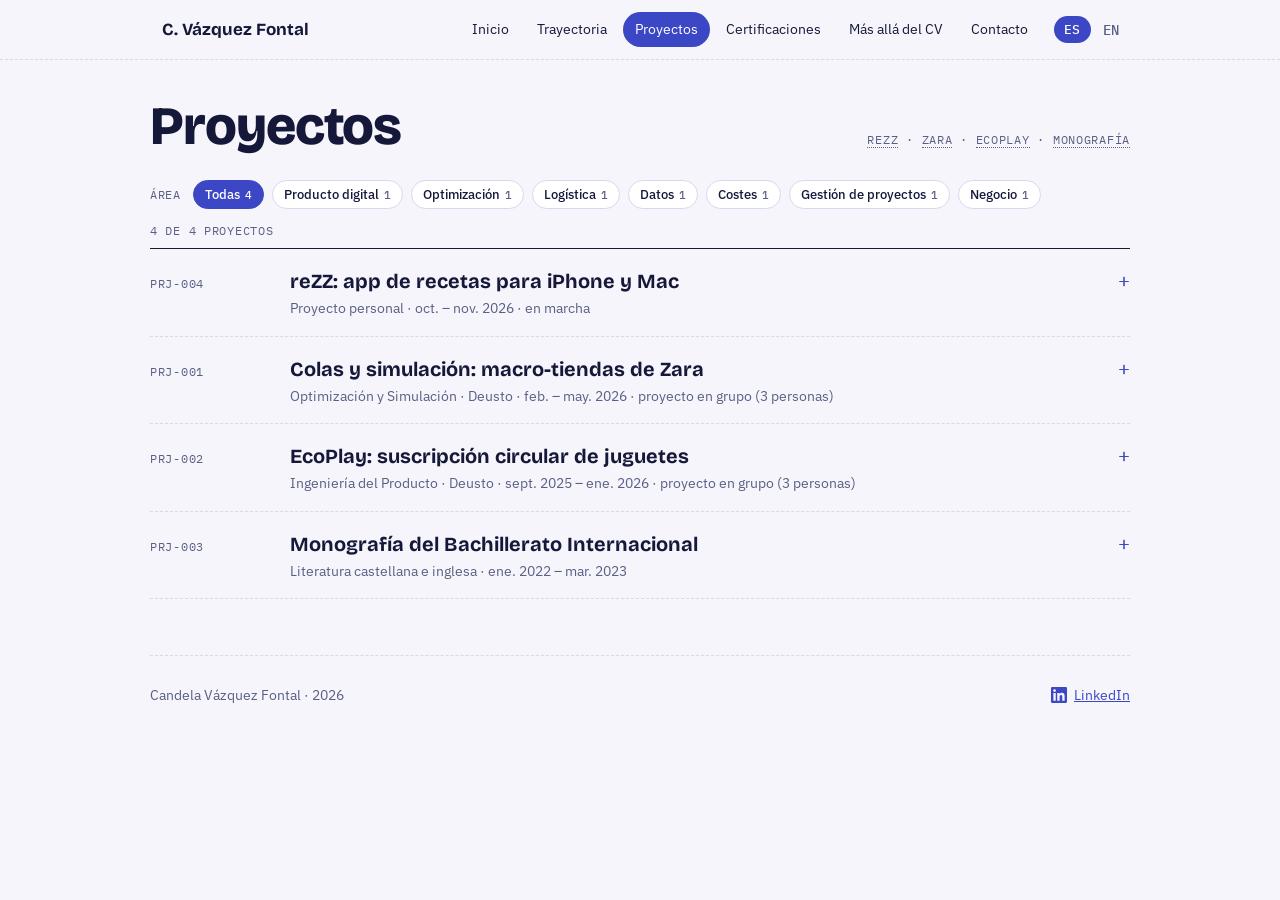
<file: proyectos/index.html>
<!doctype html>
<html lang="es">
<head>
<meta charset="utf-8">
<meta name="viewport" content="width=device-width,initial-scale=1">
<title>Proyectos · Candela Vázquez Fontal</title>
<meta name="description" content="Proyectos de Candela Vázquez Fontal: simulación de colas en macro-tiendas de Zara, modelo de negocio de EcoPlay y monografía del Bachillerato Internacional.">
<meta name="robots" content="noindex,follow">
<meta name="author" content="Candela Vázquez Fontal">
<link rel="canonical" href="https://candelavazquezfontal.github.io/proyectos/">
<meta property="og:type" content="website">
<meta property="og:locale" content="es_ES">
<meta property="og:locale:alternate" content="en_GB">
<meta property="og:site_name" content="Candela Vázquez Fontal">
<meta property="og:title" content="Proyectos · Candela Vázquez Fontal">
<meta property="og:description" content="Proyectos de Candela Vázquez Fontal: simulación de colas en macro-tiendas de Zara, modelo de negocio de EcoPlay y monografía del Bachillerato Internacional.">
<meta property="og:url" content="https://candelavazquezfontal.github.io/proyectos/">
<meta property="og:image" content="https://candelavazquezfontal.github.io/og-image.png">
<meta property="og:image:width" content="1200">
<meta property="og:image:height" content="630">
<meta property="og:image:alt" content="Candela Vázquez Fontal, Ingeniería en Organización Industrial. Operaciones, logística y datos.">
<meta name="twitter:card" content="summary_large_image">
<meta name="twitter:title" content="Proyectos · Candela Vázquez Fontal">
<meta name="twitter:description" content="Proyectos de Candela Vázquez Fontal: simulación de colas en macro-tiendas de Zara, modelo de negocio de EcoPlay y monografía del Bachillerato Internacional.">
<meta name="twitter:image" content="https://candelavazquezfontal.github.io/og-image.png">
<style>html{-webkit-text-size-adjust:100%}body{margin:0}img{max-width:100%}[hidden]{display:none!important}</style>
<link rel="preload" href="/fonts/BricolageGrotesque-800-normal-latin.woff2" as="font" type="font/woff2" crossorigin>
<link rel="stylesheet" href="/fonts/fonts.css">
<style>
/* Concepto: web como albarán de transporte. Cada sección es una hoja aparte; filas de manifiesto con fechas, códigos y separadores punteados tipo perforación. */
:root{
  --bg:#F5F5FB; --surface:#FFFFFF; --fg:#16183A; --muted:#5B5F85; --line:#D6D9EE;
  --accent:#3B47C4; --accent-soft:#E0E3FF; --on-accent:#FFFFFF;
  --ok:#1F7A4D; --ok-soft:#DDF3E7; --wip:#8A5200; --wip-soft:#FFEFD0;
  --f-display:'Bricolage Grotesque','Helvetica Neue',Arial,sans-serif;
  --f-body:'IBM Plex Sans','Helvetica Neue',Arial,sans-serif;
  --f-mono:'IBM Plex Mono',ui-monospace,Menlo,Consolas,monospace;
}
@media (prefers-color-scheme:dark){:root:not([data-theme="light"]){
  --bg:#0E1024; --surface:#161939; --fg:#E9EAF8; --muted:#9A9EC6; --line:#2B2F5E;
  --accent:#A3ADFF; --accent-soft:#252A66; --on-accent:#0E1024;
  --ok:#7ADCA6; --ok-soft:#173D2C; --wip:#FFC76B; --wip-soft:#46310E; color-scheme:dark}}
:root[data-theme="dark"]{
  --bg:#0E1024; --surface:#161939; --fg:#E9EAF8; --muted:#9A9EC6; --line:#2B2F5E;
  --accent:#A3ADFF; --accent-soft:#252A66; --on-accent:#0E1024;
  --ok:#7ADCA6; --ok-soft:#173D2C; --wip:#FFC76B; --wip-soft:#46310E; color-scheme:dark}
*{box-sizing:border-box}
body{background:var(--bg);color:var(--fg);font:16px/1.6 var(--f-body);padding-inline:20px}
.wrap{max-width:980px;margin-inline:auto}
a{color:var(--accent)}
:focus-visible{outline:2px solid var(--accent);outline-offset:3px;border-radius:3px}
.mono{font-family:var(--f-mono);font-size:12px;letter-spacing:.06em;text-transform:uppercase;color:var(--muted)}
h1,h2,h3{font-family:var(--f-display);text-wrap:balance;margin:0}

/* Navegación por secciones */
nav{position:sticky;top:env(safe-area-inset-top,0px);z-index:5;background:var(--bg);border-bottom:1px dashed var(--line);margin-inline:-20px;padding:10px 20px}
nav .wrap{display:flex;gap:8px 18px;align-items:center;flex-wrap:wrap;justify-content:space-between}
nav b{font-family:var(--f-display);font-size:17px}
nav ul{display:flex;gap:4px;list-style:none;margin:0;padding:0;flex-wrap:wrap}
nav a{display:block;color:var(--fg);text-decoration:none;font-size:14px;padding:5px 11px;border-radius:999px;border:1px solid transparent}
nav a:hover{border-color:var(--line)}
nav a[aria-current="page"]{background:var(--accent);color:var(--on-accent)}

.view{padding-block:40px 56px}
.view-head{display:flex;justify-content:space-between;align-items:baseline;gap:12px;flex-wrap:wrap;margin-bottom:26px}
.view-head h2{font-size:clamp(32px,6vw,54px);font-weight:800;letter-spacing:-.02em;line-height:1}
.view h3.sub{font-size:22px;font-weight:700;margin:36px 0 12px}
.view h3.sub:first-of-type{margin-top:0}

/* Inicio */
.hero{display:grid;grid-template-columns:1.5fr 1fr;gap:40px;align-items:start;padding-block:16px 40px}
.hero h1{font-size:clamp(40px,7vw,76px);line-height:.98;font-weight:800;letter-spacing:-.02em}
.hero h1 span{color:var(--accent)}
.hero p.lead{font-size:18px;max-width:52ch;color:var(--muted);margin:20px 0 0}
.cta{display:flex;gap:10px;flex-wrap:wrap;margin-top:24px}
.btn{font:500 14px var(--f-body);padding:10px 16px;border-radius:6px;border:1px solid var(--accent);background:var(--accent);color:var(--on-accent);text-decoration:none;cursor:pointer}
.btn.ghost{background:transparent;color:var(--accent)}
.label{background:var(--surface);border:1px dashed var(--line);border-radius:10px;padding:18px;min-width:0}
.label dl{margin:12px 0 0;display:grid;grid-template-columns:auto 1fr;gap:8px 14px;font-size:14px}
.label dt{font-family:var(--f-mono);font-size:11px;text-transform:uppercase;letter-spacing:.06em;color:var(--muted);padding-top:2px}
.label dd{margin:0;min-width:0;overflow-wrap:anywhere}
.about{display:grid;grid-template-columns:1.2fr 1fr;gap:32px;padding-block:36px;border-top:1px dashed var(--line)}
.about p{margin:0 0 12px;max-width:60ch}
.about .side{display:grid;gap:18px;align-content:start;min-width:0}
.about .side p{margin:0 0 8px}
.chips{display:flex;gap:8px;flex-wrap:wrap;margin:0;padding:0;list-style:none}
.chips li,.chip{font:500 13px var(--f-body);padding:5px 11px;border-radius:999px;border:1px solid var(--line);background:var(--surface);color:var(--fg)}
button.chip{cursor:pointer}
button.chip span{color:var(--muted);font-family:var(--f-mono);font-size:11px;margin-left:5px}
button.chip[aria-pressed="true"]{background:var(--accent);color:var(--on-accent);border-color:var(--accent)}
button.chip[aria-pressed="true"] span{color:var(--on-accent)}
.seek{padding-block:32px;border-top:1px dashed var(--line)}
.seek p:not(.mono){margin:6px 0 14px;max-width:62ch;font-size:17px}
.doors{display:grid;grid-template-columns:repeat(4,1fr);border-top:1px solid var(--fg)}
.doors a{display:block;padding:18px 14px 18px 0;text-decoration:none;color:var(--fg);border-bottom:1px dashed var(--line)}
.doors a+a{padding-left:14px;border-left:1px dashed var(--line)}
.doors b{display:block;font:700 20px var(--f-display);margin-top:6px}
.doors span.go{color:var(--accent);font-size:14px}
.doors a:hover b{color:var(--accent)}

/* Listas tipo manifiesto */
.tl{list-style:none;margin:0;padding:0;border-top:1px solid var(--fg)}
.tl>li{display:grid;grid-template-columns:170px 1fr;gap:6px 24px;padding-block:16px;border-bottom:1px dashed var(--line)}
.tl h4{font:700 19px var(--f-display);margin:0}
.tl .org{color:var(--muted);font-size:14px}
.tl p{margin:6px 0 0;font-size:15px;max-width:64ch}
.tl ul.pts{margin:6px 0 0;padding-left:18px;font-size:15px;max-width:64ch}
.tl .chips{margin-top:10px}
.tl .chips li{font-size:12px;padding:3px 9px}
.tools{display:flex;gap:8px;flex-wrap:wrap;align-items:center;margin-bottom:12px}
.tools .lab{flex:0 0 auto;margin-right:4px}
.field{font:400 14px var(--f-body);padding:7px 11px;border-radius:6px;border:1px solid var(--line);background:var(--surface);color:var(--fg);min-width:0;max-width:100%}
input.field{flex:1 1 200px;max-width:320px}
.count{display:block;margin:0 0 8px}
.rows{border-top:1px solid var(--fg)}
.row{display:grid;grid-template-columns:120px 1fr auto;gap:6px 20px;padding:13px 0;border-bottom:1px dashed var(--line);align-items:baseline}
.row h3{font-size:17px;font-weight:700}
.row .meta{color:var(--muted);font-size:14px;margin-top:2px}
.row .go{font-size:13px;white-space:nowrap}
.row .go .id{font-family:var(--f-mono);font-size:11px;color:var(--muted)}
.empty{color:var(--muted);padding:16px 0;margin:0}
#proj-list{border-top:1px solid var(--fg)}
details.proj{border-bottom:1px dashed var(--line)}
details.proj summary{display:grid;grid-template-columns:120px 1fr auto;gap:6px 20px;padding:16px 0;cursor:pointer;list-style:none;align-items:baseline}
details.proj summary::-webkit-details-marker{display:none}
details.proj summary h3{font-size:20px;font-weight:700}
details.proj summary .meta{color:var(--muted);font-size:14px}
details.proj summary .plus{font-family:var(--f-mono);color:var(--accent);font-size:20px;line-height:1;display:inline-block}
details.proj[open] .plus{transform:rotate(45deg)}
.proj-body{display:grid;grid-template-columns:120px 1fr;gap:0 20px;padding:0 0 22px}
.proj-body .in{grid-column:2;display:grid;grid-template-columns:1fr 1fr;gap:18px 28px;min-width:0}
.proj-body h4{font:500 11px var(--f-mono);letter-spacing:.06em;text-transform:uppercase;color:var(--muted);margin:0 0 4px}
.proj-body p{margin:0;font-size:15px;max-width:66ch}
.proj-body ul{margin:0;padding-left:18px;font-size:15px}
.proj-body .wide{grid-column:1/-1}
.tags{display:flex;gap:6px;flex-wrap:wrap}
.tags span{font-size:12px;padding:2px 9px;border-radius:999px;border:1px solid var(--line);color:var(--muted)}
.honor{display:inline-block;font:500 11px var(--f-mono);letter-spacing:.05em;text-transform:uppercase;padding:3px 8px;border-radius:4px;background:var(--ok-soft);color:var(--ok)}
.draft{background:var(--wip-soft);color:var(--fg);border-left:3px solid var(--wip);padding:10px 12px;font-size:14px}
.draft b{font:500 11px var(--f-mono);letter-spacing:.06em;text-transform:uppercase;color:var(--wip);display:block;margin-bottom:2px}
p.draft{margin:18px 0 0}
body.clean .draft{display:none}
footer{padding-block:28px 48px;border-top:1px dashed var(--line);display:flex;justify-content:space-between;align-items:center;gap:16px;flex-wrap:wrap;color:var(--muted);font-size:14px}
footer button{font:500 13px var(--f-body);padding:6px 12px;border-radius:6px;border:1px solid var(--line);background:var(--surface);color:var(--fg);cursor:pointer}
@media (max-width:760px){
  .hero,.about{grid-template-columns:1fr}
  .hero{gap:28px;padding-block:8px 32px}
  .doors{grid-template-columns:1fr}
  .doors a+a{padding-left:0;border-left:0}
  .tl>li{grid-template-columns:1fr}
  .row,details.proj summary{grid-template-columns:1fr auto}
  .row>:first-child,details.proj summary>:first-child{grid-column:1/-1}
  .row>div{grid-column:1/-1}
  .row .go{grid-column:1/-1;white-space:normal}
  .proj-body{grid-template-columns:1fr}
  .proj-body .in{grid-column:1;grid-template-columns:1fr}
}
.langsw{display:flex;gap:2px;align-items:center;font:500 13px var(--f-mono);letter-spacing:.04em}
.langsw a,.langsw span{padding:4px 9px;border-radius:999px;border:1px solid transparent;text-decoration:none;color:var(--muted)}
.langsw a:hover{border-color:var(--line);color:var(--fg)}
.langsw span[aria-current="true"]{background:var(--accent);color:var(--on-accent)}
nav .wrap .navr{display:flex;gap:10px 14px;align-items:center;flex-wrap:wrap}
.note-sm{color:var(--muted);font-size:14px;max-width:62ch}
@media (max-width:760px){
  nav .wrap .navr{display:contents}
  nav .wrap>a{order:1}
  nav .wrap .langsw{order:2;margin-left:auto}
  nav .wrap .navr ul{order:3;flex-basis:100%}
}

/* Más allá del CV */
.beyond{display:flex;gap:22px;align-items:center;margin:0 0 26px;flex-wrap:wrap}
.beyond img{width:140px;height:140px;border-radius:50%;object-fit:cover;border:1px dashed var(--line);padding:4px;background:var(--surface)}
.beyond .lead2{margin:0;max-width:52ch;font-size:18px;color:var(--muted);flex:1 1 260px}
h5.mini{font:500 11px var(--f-mono);letter-spacing:.06em;text-transform:uppercase;color:var(--muted);margin:16px 0 6px}
ul.books{list-style:none;margin:0;padding:0;display:grid;gap:10px;font-size:15px}
ul.books b{font-family:var(--f-display);font-size:16px}
ul.books span{color:var(--muted);font-size:14px}
.tl>li>.mono{padding-top:3px}
@media (min-width:761px) and (max-width:900px){.doors{grid-template-columns:repeat(2,1fr)}.doors a:nth-child(3){padding-left:0;border-left:0}}

.jump{display:flex;gap:8px;flex-wrap:wrap;align-items:center;margin:0 0 24px}
.jump .mono{margin-right:4px}
.jump a{font:500 13px var(--f-body);padding:5px 11px;border-radius:999px;border:1px solid var(--line);background:var(--surface);color:var(--fg);text-decoration:none}
.jump a:hover{border-color:var(--accent);color:var(--accent)}
[id]{scroll-margin-top:84px}
.view h2.sub{font-size:22px;font-weight:700;margin:36px 0 12px}
.view h2.sub:first-of-type{margin-top:0}
.lilink{display:inline-flex;align-items:center;gap:7px}
.lilink svg{flex:0 0 auto}

.mono.sect a{color:inherit;text-decoration:none;border-bottom:1px dotted var(--muted)}
.mono.sect a:hover{color:var(--accent);border-color:var(--accent)}
.chips li a{color:inherit;text-decoration:none;border-bottom:1px dotted var(--accent)}
.chips li a:hover{color:var(--accent)}
.view-head .sect{max-width:46ch;text-align:right}
@media (max-width:760px){.view-head .sect{text-align:left}}

</style>
</head>
<body>
<nav aria-label="Secciones"><div class="wrap"><a href="/" style="text-decoration:none;color:inherit"><b>C. Vázquez Fontal</b></a><div class="navr"><ul><li><a href="/">Inicio</a></li><li><a href="/trayectoria/">Trayectoria</a></li><li><a href="/proyectos/" aria-current="page">Proyectos</a></li><li><a href="/certificaciones/">Certificaciones</a></li><li><a href="/mas-alla-del-cv/">Más allá del CV</a></li><li><a href="/contacto/">Contacto</a></li></ul><div class="langsw" role="group" aria-label="Idioma"><span aria-current="true" lang="es">ES</span><a href="/en/projects/" hreflang="en" lang="en" data-setlang="en">EN</a></div></div></div></nav>
<main class="wrap">
<section class="view" id="v-proyectos">
  <div class="view-head"><h1 style="font-size:clamp(32px,6vw,54px);font-weight:800;letter-spacing:-.02em;line-height:1">Proyectos</h1><span class="mono sect"><a href="#prj-004">reZZ</a> · <a href="#prj-001">Zara</a> · <a href="#prj-002">EcoPlay</a> · <a href="#prj-003">Monografía</a></span></div>
  <div class="tools" id="proj-area" role="group" aria-label="Área del proyecto"><span class="mono lab">Área</span><button type="button" class="chip" data-f="all" aria-pressed="true">Todas<span>4</span></button><button type="button" class="chip" data-f="digital" aria-pressed="false">Producto digital<span>1</span></button><button type="button" class="chip" data-f="opt" aria-pressed="false">Optimización<span>1</span></button><button type="button" class="chip" data-f="log" aria-pressed="false">Logística<span>1</span></button><button type="button" class="chip" data-f="data" aria-pressed="false">Datos<span>1</span></button><button type="button" class="chip" data-f="cost" aria-pressed="false">Costes<span>1</span></button><button type="button" class="chip" data-f="pm" aria-pressed="false">Gestión de proyectos<span>1</span></button><button type="button" class="chip" data-f="biz" aria-pressed="false">Negocio<span>1</span></button></div>
  <span class="mono count" id="proj-count" aria-live="polite"></span>
  <div id="proj-list">
<details class="proj" id="prj-004" data-areas="digital pm"><summary><span class="mono">PRJ-004</span><div><h2 style="font-size:20px;font-weight:700">reZZ: app de recetas para iPhone y Mac</h2><div class="meta">Proyecto personal · oct. – nov. 2026 · en marcha</div></div><span class="plus" aria-hidden="true">+</span></summary><div class="proj-body"><span></span><div class="in"><div class="wide"><h4>Problema</h4><p>Quería guardar mis recetas en un solo sitio, adaptarlas a lo que tengo en la despensa y guardar recetas de Instagram sin copiarlas a mano.</p></div><div class="wide"><h4>Qué se hizo</h4><p>Diseñé y puse en marcha una app web instalable (PWA) que funciona sin conexión y se sincroniza entre el iPhone y el Mac.</p></div><div class="wide"><h4>Mi parte</h4><p>Proyecto individual: idea, diseño y pruebas.</p></div><div class="wide"><h4>Resultados</h4><ul><li>App publicada y en uso diario, sin coste: alojamiento en Cloudflare Pages y datos en Supabase.</li><li>Cada receta original se conserva intacta y las variantes quedan encima, con su historial.</li><li>Despensa y lista de la compra conectadas con las recetas; un Atajo de iPhone guarda reels de Instagram como receta.</li></ul></div><div><h4>Herramientas y métodos</h4><div class="tags"><span>Diseño de producto</span><span>PWA</span><span>Supabase</span><span>Cloudflare Pages</span></div></div><div class="wide"><p><a href="https://rezz-app.pages.dev" target="_blank" rel="noopener">Abrir la app ↗</a></p></div><div><h4>Áreas</h4><div class="tags"><span>Producto digital</span><span>Gestión de proyectos</span></div></div></div></div></details>
<details class="proj" id="prj-001" data-areas="opt log data"><summary><span class="mono">PRJ-001</span><div><h2 style="font-size:20px;font-weight:700">Colas y simulación: macro-tiendas de Zara</h2><div class="meta">Optimización y Simulación · Deusto · feb. – may. 2026 · proyecto en grupo (3 personas)</div></div><span class="plus" aria-hidden="true">+</span></summary><div class="proj-body"><span></span><div class="in"><div class="wide"><span class="honor">Asignatura con matrícula de honor</span></div><div class="wide"><h4>Problema</h4><p>Trabajo de la asignatura sobre el proceso de recogida y preparación de pedidos online de las macro-tiendas de Zara.</p></div><div class="wide"><h4>Qué se hizo</h4><p>Modelo del proceso como una cola de varios servidores, comparando una única macro-tienda con cinco tiendas distribuidas, y simulación de un año de operación (777.780 pedidos).</p></div><div class="wide"><h4>Mi parte</h4><p>Proyecto en grupo de 3 personas.</p></div><div class="wide"><h4>Resultados</h4><ul><li>Sistema saturado en la franja de 16:00 a 21:00 en ambos escenarios y sin capacidad para recuperar la cola (−795 y −390 pedidos al día).</li><li>Simulación de un año: 62,58 % de pedidos servidos y 290.030 ventas perdidas, todas en la franja nocturna.</li><li>Propuesta: avisar a los clientes de los retrasos, limitar la cola de pedidos online y añadir capacidad por la tarde y por la noche.</li></ul></div><div><h4>Herramientas y métodos</h4><div class="tags"><span>Teoría de colas</span><span>Simulación</span></div></div><div><h4>Áreas</h4><div class="tags"><span>Optimización</span><span>Logística</span><span>Datos</span></div></div></div></div></details>
<details class="proj" id="prj-002" data-areas="cost biz"><summary><span class="mono">PRJ-002</span><div><h2 style="font-size:20px;font-weight:700">EcoPlay: suscripción circular de juguetes</h2><div class="meta">Ingeniería del Producto · Deusto · sept. 2025 – ene. 2026 · proyecto en grupo (3 personas)</div></div><span class="plus" aria-hidden="true">+</span></summary><div class="proj-body"><span></span><div class="in"><div class="wide"><span class="honor">Asignatura con matrícula de honor</span></div><div class="wide"><h4>Problema</h4><p>Modelo de negocio de un servicio de suscripción de juguetes reacondicionados.</p></div><div class="wide"><h4>Qué se hizo</h4><p>Business Model Canvas y Value Proposition Canvas, modelo económico y diseño de una validación con 7 hipótesis críticas y 4 entrevistas a clientes.</p></div><div class="wide"><h4>Mi parte</h4><p>Proyecto en grupo de 3 personas.</p></div><div class="wide"><h4>Resultados</h4><ul><li>Punto de equilibrio en 411 suscriptores mensuales activos y beneficio neto objetivo de 25.000 € en el tercer año.</li><li>Coste variable de 13 € por cliente y planes de 19,90 €, 25,90 € y 34,90 € al mes.</li><li>Validación: el 80 % entendió el concepto y preguntó por los plazos de entrega, sin motivo para cambiar de rumbo.</li></ul></div><div><h4>Herramientas y métodos</h4><div class="tags"><span>Business Model Canvas</span><span>Value Proposition Canvas</span><span>Análisis de costes</span><span>Entrevistas</span></div></div><div><h4>Áreas</h4><div class="tags"><span>Costes</span><span>Negocio</span></div></div></div></div></details>
<details class="proj" id="prj-003" data-areas=""><summary><span class="mono">PRJ-003</span><div><h2 style="font-size:20px;font-weight:700">Monografía del Bachillerato Internacional</h2><div class="meta">Literatura castellana e inglesa · ene. 2022 – mar. 2023</div></div><span class="plus" aria-hidden="true">+</span></summary><div class="proj-body"><span></span><div class="in"><div class="wide"><h4>Problema</h4><p>La monografía es el trabajo de fin del Bachillerato Internacional: una investigación propia sobre un tema elegido por el alumno.</p></div><div class="wide"><h4>Qué se hizo</h4><p>Investigación guiada y redacción académica sobre literatura castellana e inglesa, elegida por mi interés en la lectura.</p></div><div class="wide"><h4>Mi parte</h4><p>Trabajo individual.</p></div><div class="wide"><h4>Resultados</h4><ul><li>Monografía entregada y evaluada.</li></ul></div><div><h4>Herramientas y métodos</h4><div class="tags"><span>Investigación</span><span>Planificación de proyectos</span><span>Redacción académica</span></div></div></div></div></details>
  </div>
</section>
</main>
<div class="wrap"><footer><span>Candela Vázquez Fontal · 2026</span><a class="lilink" href="https://www.linkedin.com/in/candela-vazquez-fontal" target="_blank" rel="noopener"><svg class="li" viewBox="0 0 24 24" width="16" height="16" aria-hidden="true" focusable="false"><path fill="currentColor" d="M20.447 20.452h-3.554v-5.569c0-1.328-.027-3.037-1.852-3.037-1.853 0-2.136 1.445-2.136 2.939v5.667H9.351V9h3.414v1.561h.046c.477-.9 1.637-1.85 3.37-1.85 3.601 0 4.267 2.37 4.267 5.455v6.286zM5.337 7.433c-1.144 0-2.063-.926-2.063-2.065 0-1.138.92-2.063 2.063-2.063 1.14 0 2.064.925 2.064 2.063 0 1.139-.925 2.065-2.064 2.065zm1.782 13.019H3.555V9h3.564v11.452zM22.225 0H1.771C.792 0 0 .774 0 1.729v20.542C0 23.227.792 24 1.771 24h20.451C23.2 24 24 23.227 24 22.271V1.729C24 .774 23.2 0 22.222 0h.003z"/></svg>LinkedIn</a></footer></div>
<script>
try{document.querySelectorAll("[data-setlang]").forEach(function(a){a.addEventListener("click",function(){localStorage.setItem("lang",a.dataset.setlang)})})}catch(_){}
(function(){
  var T="{a} de {b} proyectos",N=4;
  var chips=document.querySelectorAll("#proj-area .chip"),items=document.querySelectorAll("details.proj"),cnt=document.getElementById("proj-count");
  function apply(f){var n=0;items.forEach(function(d){var ok=f==="all"||(d.dataset.areas||"").split(" ").indexOf(f)>-1;d.hidden=!ok;if(ok)n++});
    chips.forEach(function(c){c.setAttribute("aria-pressed",c.dataset.f===f)});cnt.textContent=T.replace("{a}",n).replace("{b}",N)}
  chips.forEach(function(c){c.onclick=function(){apply(c.dataset.f)}});apply("all");
  function openHash(){if(location.hash){var t=document.querySelector(location.hash);if(t&&t.tagName==="DETAILS"){t.hidden=false;t.open=true;t.scrollIntoView()}}}
  window.addEventListener("hashchange",openHash);openHash();
})();
</script>
</body>
</html>
</file>
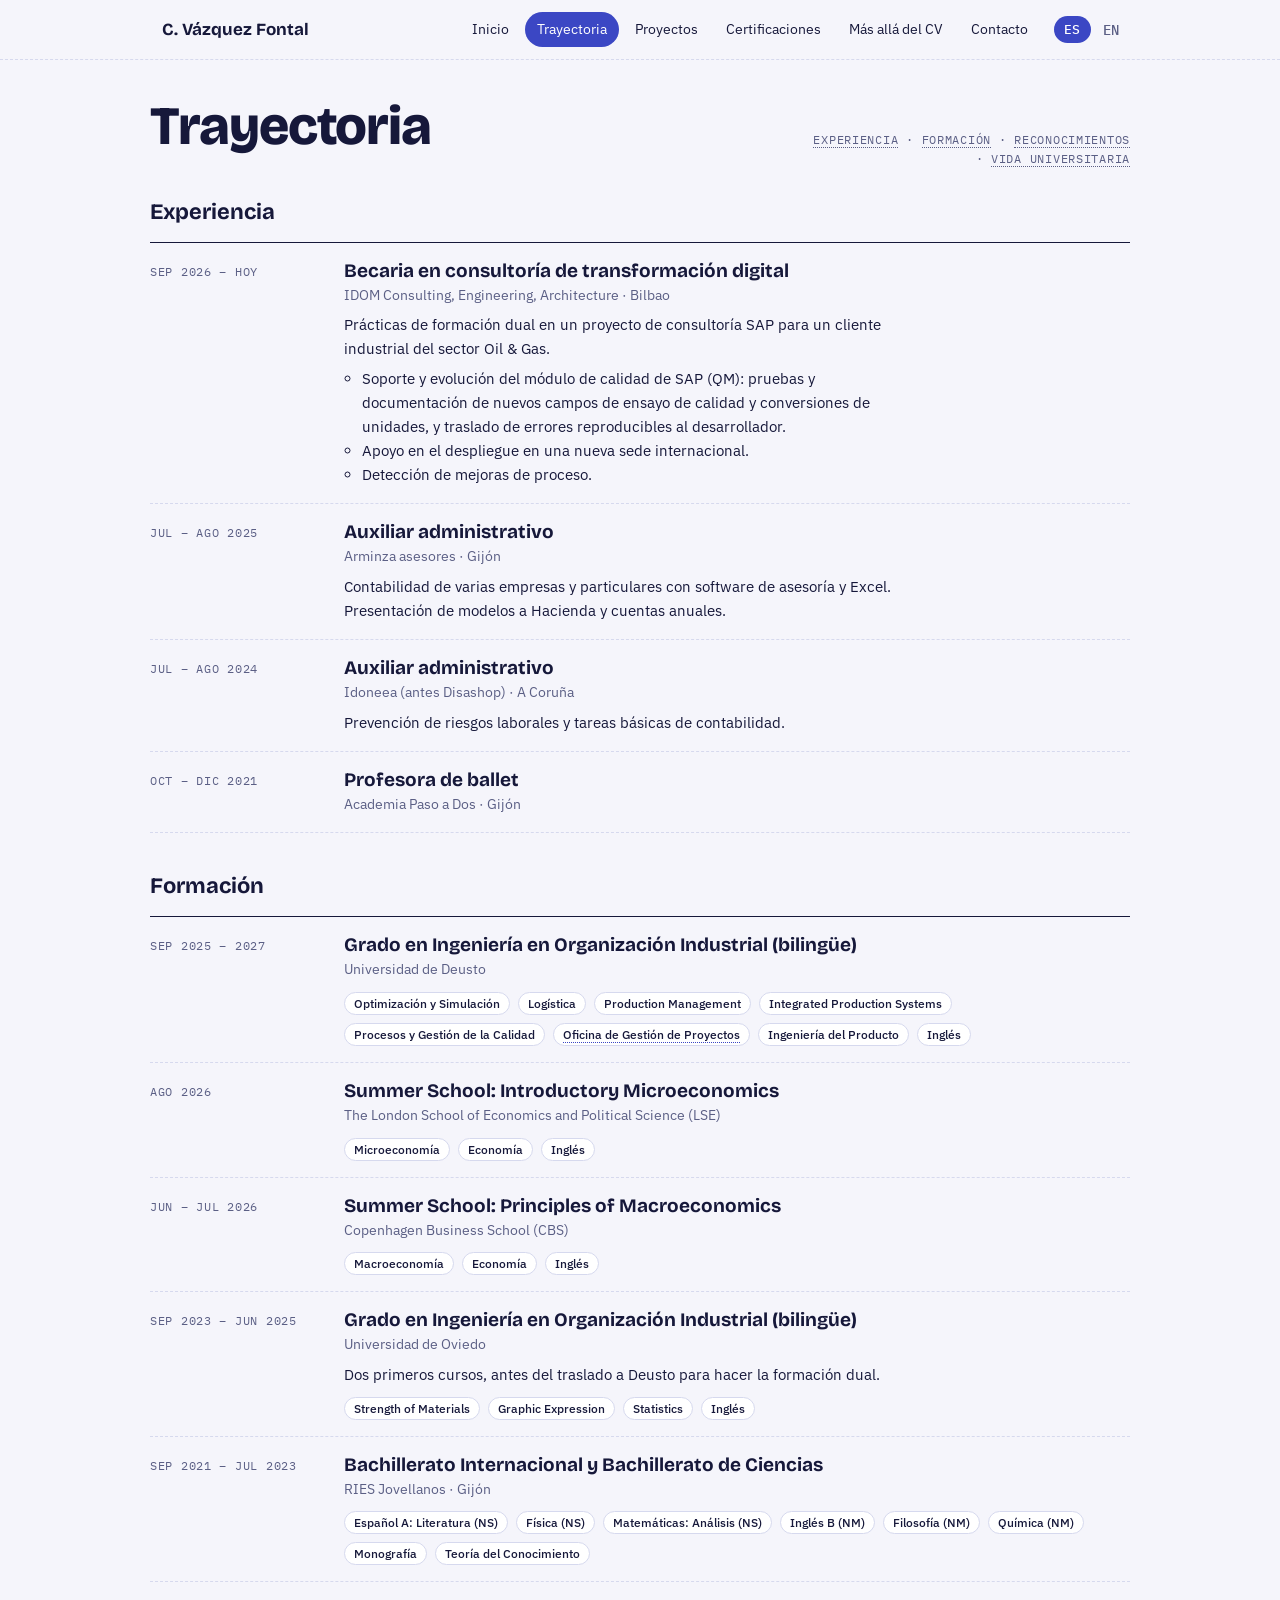
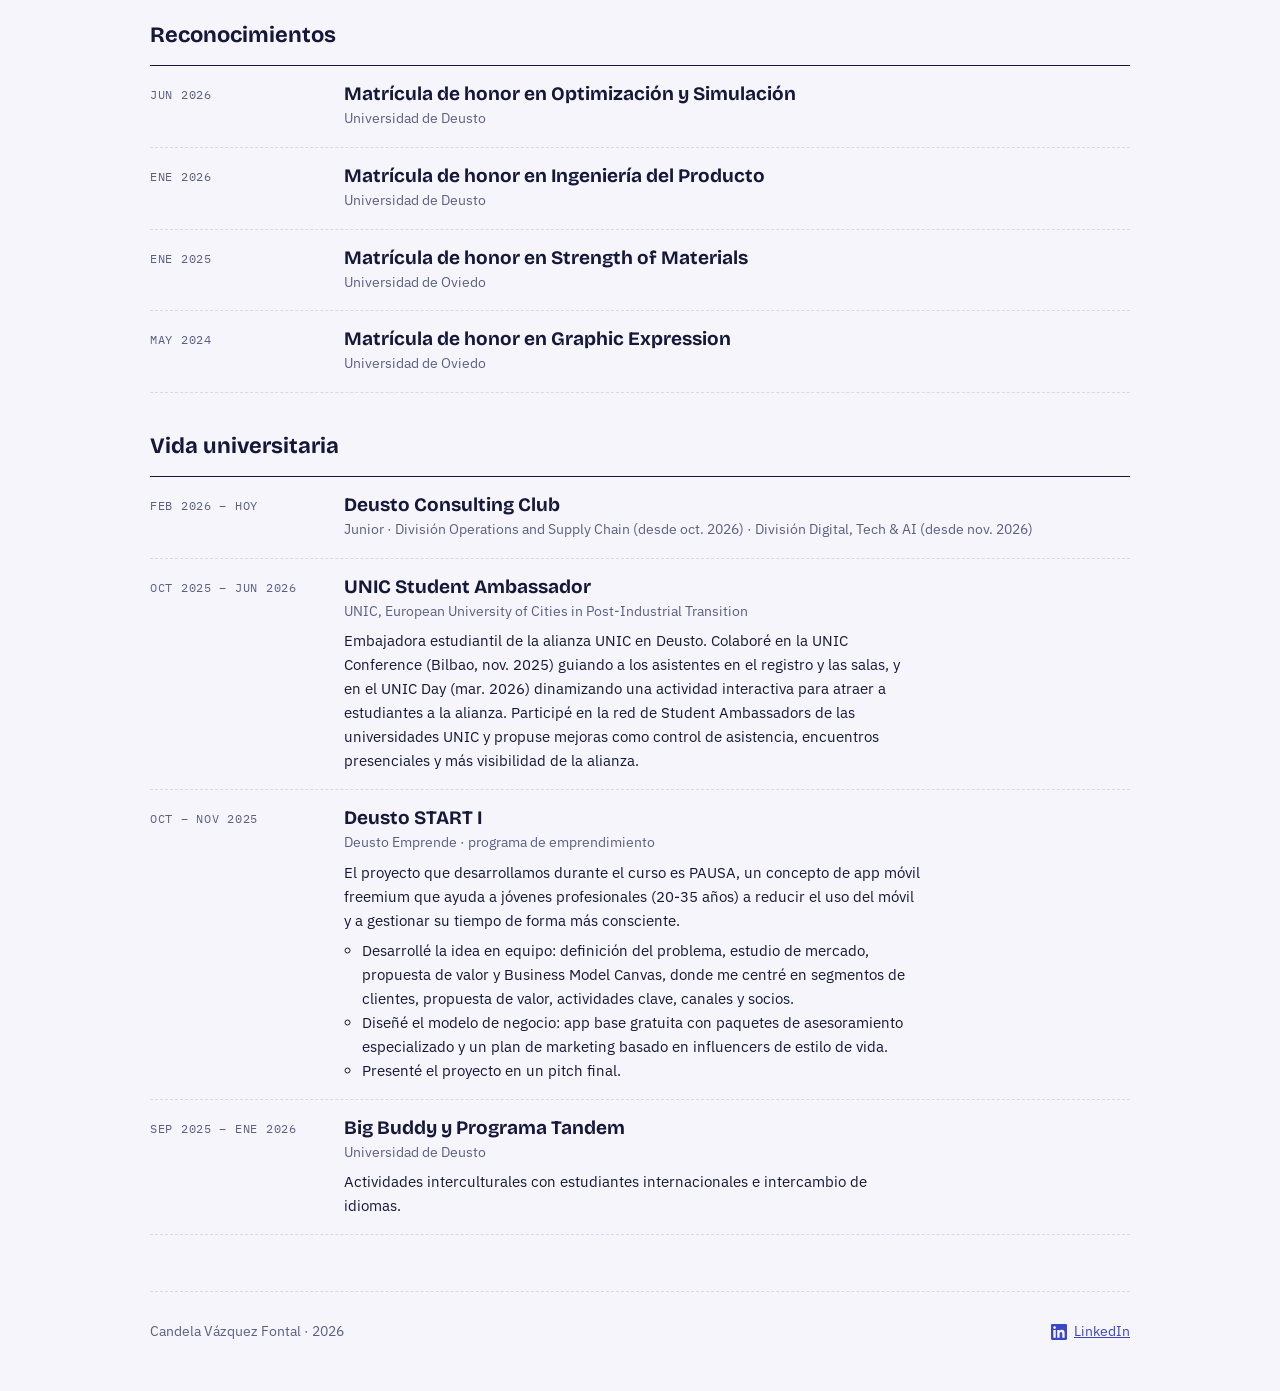
<file: trayectoria/index.html>
<!doctype html>
<html lang="es">
<head>
<meta charset="utf-8">
<meta name="viewport" content="width=device-width,initial-scale=1">
<title>Trayectoria · Candela Vázquez Fontal</title>
<meta name="description" content="Experiencia, formación, reconocimientos y vida universitaria de Candela Vázquez Fontal: IDOM, Universidad de Deusto, LSE, CBS y Universidad de Oviedo.">
<meta name="robots" content="noindex,follow">
<meta name="author" content="Candela Vázquez Fontal">
<link rel="canonical" href="https://candelavazquezfontal.github.io/trayectoria/">
<meta property="og:type" content="website">
<meta property="og:locale" content="es_ES">
<meta property="og:locale:alternate" content="en_GB">
<meta property="og:site_name" content="Candela Vázquez Fontal">
<meta property="og:title" content="Trayectoria · Candela Vázquez Fontal">
<meta property="og:description" content="Experiencia, formación, reconocimientos y vida universitaria de Candela Vázquez Fontal: IDOM, Universidad de Deusto, LSE, CBS y Universidad de Oviedo.">
<meta property="og:url" content="https://candelavazquezfontal.github.io/trayectoria/">
<meta property="og:image" content="https://candelavazquezfontal.github.io/og-image.png">
<meta property="og:image:width" content="1200">
<meta property="og:image:height" content="630">
<meta property="og:image:alt" content="Candela Vázquez Fontal, Ingeniería en Organización Industrial. Operaciones, logística y datos.">
<meta name="twitter:card" content="summary_large_image">
<meta name="twitter:title" content="Trayectoria · Candela Vázquez Fontal">
<meta name="twitter:description" content="Experiencia, formación, reconocimientos y vida universitaria de Candela Vázquez Fontal: IDOM, Universidad de Deusto, LSE, CBS y Universidad de Oviedo.">
<meta name="twitter:image" content="https://candelavazquezfontal.github.io/og-image.png">
<style>html{-webkit-text-size-adjust:100%}body{margin:0}img{max-width:100%}[hidden]{display:none!important}</style>
<link rel="preload" href="/fonts/BricolageGrotesque-800-normal-latin.woff2" as="font" type="font/woff2" crossorigin>
<link rel="stylesheet" href="/fonts/fonts.css">
<style>
/* Concepto: web como albarán de transporte. Cada sección es una hoja aparte; filas de manifiesto con fechas, códigos y separadores punteados tipo perforación. */
:root{
  --bg:#F5F5FB; --surface:#FFFFFF; --fg:#16183A; --muted:#5B5F85; --line:#D6D9EE;
  --accent:#3B47C4; --accent-soft:#E0E3FF; --on-accent:#FFFFFF;
  --ok:#1F7A4D; --ok-soft:#DDF3E7; --wip:#8A5200; --wip-soft:#FFEFD0;
  --f-display:'Bricolage Grotesque','Helvetica Neue',Arial,sans-serif;
  --f-body:'IBM Plex Sans','Helvetica Neue',Arial,sans-serif;
  --f-mono:'IBM Plex Mono',ui-monospace,Menlo,Consolas,monospace;
}
@media (prefers-color-scheme:dark){:root:not([data-theme="light"]){
  --bg:#0E1024; --surface:#161939; --fg:#E9EAF8; --muted:#9A9EC6; --line:#2B2F5E;
  --accent:#A3ADFF; --accent-soft:#252A66; --on-accent:#0E1024;
  --ok:#7ADCA6; --ok-soft:#173D2C; --wip:#FFC76B; --wip-soft:#46310E; color-scheme:dark}}
:root[data-theme="dark"]{
  --bg:#0E1024; --surface:#161939; --fg:#E9EAF8; --muted:#9A9EC6; --line:#2B2F5E;
  --accent:#A3ADFF; --accent-soft:#252A66; --on-accent:#0E1024;
  --ok:#7ADCA6; --ok-soft:#173D2C; --wip:#FFC76B; --wip-soft:#46310E; color-scheme:dark}
*{box-sizing:border-box}
body{background:var(--bg);color:var(--fg);font:16px/1.6 var(--f-body);padding-inline:20px}
.wrap{max-width:980px;margin-inline:auto}
a{color:var(--accent)}
:focus-visible{outline:2px solid var(--accent);outline-offset:3px;border-radius:3px}
.mono{font-family:var(--f-mono);font-size:12px;letter-spacing:.06em;text-transform:uppercase;color:var(--muted)}
h1,h2,h3{font-family:var(--f-display);text-wrap:balance;margin:0}

/* Navegación por secciones */
nav{position:sticky;top:env(safe-area-inset-top,0px);z-index:5;background:var(--bg);border-bottom:1px dashed var(--line);margin-inline:-20px;padding:10px 20px}
nav .wrap{display:flex;gap:8px 18px;align-items:center;flex-wrap:wrap;justify-content:space-between}
nav b{font-family:var(--f-display);font-size:17px}
nav ul{display:flex;gap:4px;list-style:none;margin:0;padding:0;flex-wrap:wrap}
nav a{display:block;color:var(--fg);text-decoration:none;font-size:14px;padding:5px 11px;border-radius:999px;border:1px solid transparent}
nav a:hover{border-color:var(--line)}
nav a[aria-current="page"]{background:var(--accent);color:var(--on-accent)}

.view{padding-block:40px 56px}
.view-head{display:flex;justify-content:space-between;align-items:baseline;gap:12px;flex-wrap:wrap;margin-bottom:26px}
.view-head h2{font-size:clamp(32px,6vw,54px);font-weight:800;letter-spacing:-.02em;line-height:1}
.view h3.sub{font-size:22px;font-weight:700;margin:36px 0 12px}
.view h3.sub:first-of-type{margin-top:0}

/* Inicio */
.hero{display:grid;grid-template-columns:1.5fr 1fr;gap:40px;align-items:start;padding-block:16px 40px}
.hero h1{font-size:clamp(40px,7vw,76px);line-height:.98;font-weight:800;letter-spacing:-.02em}
.hero h1 span{color:var(--accent)}
.hero p.lead{font-size:18px;max-width:52ch;color:var(--muted);margin:20px 0 0}
.cta{display:flex;gap:10px;flex-wrap:wrap;margin-top:24px}
.btn{font:500 14px var(--f-body);padding:10px 16px;border-radius:6px;border:1px solid var(--accent);background:var(--accent);color:var(--on-accent);text-decoration:none;cursor:pointer}
.btn.ghost{background:transparent;color:var(--accent)}
.label{background:var(--surface);border:1px dashed var(--line);border-radius:10px;padding:18px;min-width:0}
.label dl{margin:12px 0 0;display:grid;grid-template-columns:auto 1fr;gap:8px 14px;font-size:14px}
.label dt{font-family:var(--f-mono);font-size:11px;text-transform:uppercase;letter-spacing:.06em;color:var(--muted);padding-top:2px}
.label dd{margin:0;min-width:0;overflow-wrap:anywhere}
.about{display:grid;grid-template-columns:1.2fr 1fr;gap:32px;padding-block:36px;border-top:1px dashed var(--line)}
.about p{margin:0 0 12px;max-width:60ch}
.about .side{display:grid;gap:18px;align-content:start;min-width:0}
.about .side p{margin:0 0 8px}
.chips{display:flex;gap:8px;flex-wrap:wrap;margin:0;padding:0;list-style:none}
.chips li,.chip{font:500 13px var(--f-body);padding:5px 11px;border-radius:999px;border:1px solid var(--line);background:var(--surface);color:var(--fg)}
button.chip{cursor:pointer}
button.chip span{color:var(--muted);font-family:var(--f-mono);font-size:11px;margin-left:5px}
button.chip[aria-pressed="true"]{background:var(--accent);color:var(--on-accent);border-color:var(--accent)}
button.chip[aria-pressed="true"] span{color:var(--on-accent)}
.seek{padding-block:32px;border-top:1px dashed var(--line)}
.seek p:not(.mono){margin:6px 0 14px;max-width:62ch;font-size:17px}
.doors{display:grid;grid-template-columns:repeat(4,1fr);border-top:1px solid var(--fg)}
.doors a{display:block;padding:18px 14px 18px 0;text-decoration:none;color:var(--fg);border-bottom:1px dashed var(--line)}
.doors a+a{padding-left:14px;border-left:1px dashed var(--line)}
.doors b{display:block;font:700 20px var(--f-display);margin-top:6px}
.doors span.go{color:var(--accent);font-size:14px}
.doors a:hover b{color:var(--accent)}

/* Listas tipo manifiesto */
.tl{list-style:none;margin:0;padding:0;border-top:1px solid var(--fg)}
.tl>li{display:grid;grid-template-columns:170px 1fr;gap:6px 24px;padding-block:16px;border-bottom:1px dashed var(--line)}
.tl h4{font:700 19px var(--f-display);margin:0}
.tl .org{color:var(--muted);font-size:14px}
.tl p{margin:6px 0 0;font-size:15px;max-width:64ch}
.tl ul.pts{margin:6px 0 0;padding-left:18px;font-size:15px;max-width:64ch}
.tl .chips{margin-top:10px}
.tl .chips li{font-size:12px;padding:3px 9px}
.tools{display:flex;gap:8px;flex-wrap:wrap;align-items:center;margin-bottom:12px}
.tools .lab{flex:0 0 auto;margin-right:4px}
.field{font:400 14px var(--f-body);padding:7px 11px;border-radius:6px;border:1px solid var(--line);background:var(--surface);color:var(--fg);min-width:0;max-width:100%}
input.field{flex:1 1 200px;max-width:320px}
.count{display:block;margin:0 0 8px}
.rows{border-top:1px solid var(--fg)}
.row{display:grid;grid-template-columns:120px 1fr auto;gap:6px 20px;padding:13px 0;border-bottom:1px dashed var(--line);align-items:baseline}
.row h3{font-size:17px;font-weight:700}
.row .meta{color:var(--muted);font-size:14px;margin-top:2px}
.row .go{font-size:13px;white-space:nowrap}
.row .go .id{font-family:var(--f-mono);font-size:11px;color:var(--muted)}
.empty{color:var(--muted);padding:16px 0;margin:0}
#proj-list{border-top:1px solid var(--fg)}
details.proj{border-bottom:1px dashed var(--line)}
details.proj summary{display:grid;grid-template-columns:120px 1fr auto;gap:6px 20px;padding:16px 0;cursor:pointer;list-style:none;align-items:baseline}
details.proj summary::-webkit-details-marker{display:none}
details.proj summary h3{font-size:20px;font-weight:700}
details.proj summary .meta{color:var(--muted);font-size:14px}
details.proj summary .plus{font-family:var(--f-mono);color:var(--accent);font-size:20px;line-height:1;display:inline-block}
details.proj[open] .plus{transform:rotate(45deg)}
.proj-body{display:grid;grid-template-columns:120px 1fr;gap:0 20px;padding:0 0 22px}
.proj-body .in{grid-column:2;display:grid;grid-template-columns:1fr 1fr;gap:18px 28px;min-width:0}
.proj-body h4{font:500 11px var(--f-mono);letter-spacing:.06em;text-transform:uppercase;color:var(--muted);margin:0 0 4px}
.proj-body p{margin:0;font-size:15px;max-width:66ch}
.proj-body ul{margin:0;padding-left:18px;font-size:15px}
.proj-body .wide{grid-column:1/-1}
.tags{display:flex;gap:6px;flex-wrap:wrap}
.tags span{font-size:12px;padding:2px 9px;border-radius:999px;border:1px solid var(--line);color:var(--muted)}
.honor{display:inline-block;font:500 11px var(--f-mono);letter-spacing:.05em;text-transform:uppercase;padding:3px 8px;border-radius:4px;background:var(--ok-soft);color:var(--ok)}
.draft{background:var(--wip-soft);color:var(--fg);border-left:3px solid var(--wip);padding:10px 12px;font-size:14px}
.draft b{font:500 11px var(--f-mono);letter-spacing:.06em;text-transform:uppercase;color:var(--wip);display:block;margin-bottom:2px}
p.draft{margin:18px 0 0}
body.clean .draft{display:none}
footer{padding-block:28px 48px;border-top:1px dashed var(--line);display:flex;justify-content:space-between;align-items:center;gap:16px;flex-wrap:wrap;color:var(--muted);font-size:14px}
footer button{font:500 13px var(--f-body);padding:6px 12px;border-radius:6px;border:1px solid var(--line);background:var(--surface);color:var(--fg);cursor:pointer}
@media (max-width:760px){
  .hero,.about{grid-template-columns:1fr}
  .hero{gap:28px;padding-block:8px 32px}
  .doors{grid-template-columns:1fr}
  .doors a+a{padding-left:0;border-left:0}
  .tl>li{grid-template-columns:1fr}
  .row,details.proj summary{grid-template-columns:1fr auto}
  .row>:first-child,details.proj summary>:first-child{grid-column:1/-1}
  .row>div{grid-column:1/-1}
  .row .go{grid-column:1/-1;white-space:normal}
  .proj-body{grid-template-columns:1fr}
  .proj-body .in{grid-column:1;grid-template-columns:1fr}
}
.langsw{display:flex;gap:2px;align-items:center;font:500 13px var(--f-mono);letter-spacing:.04em}
.langsw a,.langsw span{padding:4px 9px;border-radius:999px;border:1px solid transparent;text-decoration:none;color:var(--muted)}
.langsw a:hover{border-color:var(--line);color:var(--fg)}
.langsw span[aria-current="true"]{background:var(--accent);color:var(--on-accent)}
nav .wrap .navr{display:flex;gap:10px 14px;align-items:center;flex-wrap:wrap}
.note-sm{color:var(--muted);font-size:14px;max-width:62ch}
@media (max-width:760px){
  nav .wrap .navr{display:contents}
  nav .wrap>a{order:1}
  nav .wrap .langsw{order:2;margin-left:auto}
  nav .wrap .navr ul{order:3;flex-basis:100%}
}

/* Más allá del CV */
.beyond{display:flex;gap:22px;align-items:center;margin:0 0 26px;flex-wrap:wrap}
.beyond img{width:140px;height:140px;border-radius:50%;object-fit:cover;border:1px dashed var(--line);padding:4px;background:var(--surface)}
.beyond .lead2{margin:0;max-width:52ch;font-size:18px;color:var(--muted);flex:1 1 260px}
h5.mini{font:500 11px var(--f-mono);letter-spacing:.06em;text-transform:uppercase;color:var(--muted);margin:16px 0 6px}
ul.books{list-style:none;margin:0;padding:0;display:grid;gap:10px;font-size:15px}
ul.books b{font-family:var(--f-display);font-size:16px}
ul.books span{color:var(--muted);font-size:14px}
.tl>li>.mono{padding-top:3px}
@media (min-width:761px) and (max-width:900px){.doors{grid-template-columns:repeat(2,1fr)}.doors a:nth-child(3){padding-left:0;border-left:0}}

.jump{display:flex;gap:8px;flex-wrap:wrap;align-items:center;margin:0 0 24px}
.jump .mono{margin-right:4px}
.jump a{font:500 13px var(--f-body);padding:5px 11px;border-radius:999px;border:1px solid var(--line);background:var(--surface);color:var(--fg);text-decoration:none}
.jump a:hover{border-color:var(--accent);color:var(--accent)}
[id]{scroll-margin-top:84px}
.view h2.sub{font-size:22px;font-weight:700;margin:36px 0 12px}
.view h2.sub:first-of-type{margin-top:0}
.lilink{display:inline-flex;align-items:center;gap:7px}
.lilink svg{flex:0 0 auto}

.mono.sect a{color:inherit;text-decoration:none;border-bottom:1px dotted var(--muted)}
.mono.sect a:hover{color:var(--accent);border-color:var(--accent)}
.chips li a{color:inherit;text-decoration:none;border-bottom:1px dotted var(--accent)}
.chips li a:hover{color:var(--accent)}
.view-head .sect{max-width:46ch;text-align:right}
@media (max-width:760px){.view-head .sect{text-align:left}}

</style>
</head>
<body>
<nav aria-label="Secciones"><div class="wrap"><a href="/" style="text-decoration:none;color:inherit"><b>C. Vázquez Fontal</b></a><div class="navr"><ul><li><a href="/">Inicio</a></li><li><a href="/trayectoria/" aria-current="page">Trayectoria</a></li><li><a href="/proyectos/">Proyectos</a></li><li><a href="/certificaciones/">Certificaciones</a></li><li><a href="/mas-alla-del-cv/">Más allá del CV</a></li><li><a href="/contacto/">Contacto</a></li></ul><div class="langsw" role="group" aria-label="Idioma"><span aria-current="true" lang="es">ES</span><a href="/en/experience/" hreflang="en" lang="en" data-setlang="en">EN</a></div></div></div></nav>
<main class="wrap">
<section class="view" id="v-trayectoria">
  <div class="view-head"><h1 style="font-size:clamp(32px,6vw,54px);font-weight:800;letter-spacing:-.02em;line-height:1">Trayectoria</h1><span class="mono sect"><a href="#experiencia">Experiencia</a> · <a href="#formacion">Formación</a> · <a href="#reconocimientos">Reconocimientos</a> · <a href="#vida-universitaria">Vida universitaria</a></span></div>
  <h2 class="sub" id="experiencia">Experiencia</h2>
  <ol class="tl">
    <li><span class="mono">Sep 2026 – hoy</span><div><h4>Becaria en consultoría de transformación digital</h4><span class="org">IDOM Consulting, Engineering, Architecture · Bilbao</span><p>Prácticas de formación dual en un proyecto de consultoría SAP para un cliente industrial del sector Oil &amp; Gas.</p><ul class="pts"><li>Soporte y evolución del módulo de calidad de SAP (QM): pruebas y documentación de nuevos campos de ensayo de calidad y conversiones de unidades, y traslado de errores reproducibles al desarrollador.</li><li>Apoyo en el despliegue en una nueva sede internacional.</li><li>Detección de mejoras de proceso.</li></ul></div></li>
    <li><span class="mono">Jul – Ago 2025</span><div><h4>Auxiliar administrativo</h4><span class="org">Arminza asesores · Gijón</span><p>Contabilidad de varias empresas y particulares con software de asesoría y Excel. Presentación de modelos a Hacienda y cuentas anuales.</p></div></li>
    <li><span class="mono">Jul – Ago 2024</span><div><h4>Auxiliar administrativo</h4><span class="org">Idoneea (antes Disashop) · A Coruña</span><p>Prevención de riesgos laborales y tareas básicas de contabilidad.</p></div></li>
    <li><span class="mono">Oct – Dic 2021</span><div><h4>Profesora de ballet</h4><span class="org">Academia Paso a Dos · Gijón</span></div></li>
  </ol>
  <h2 class="sub" id="formacion">Formación</h2>
  <ol class="tl">
    <li><span class="mono">Sep 2025 – 2027</span><div><h4>Grado en Ingeniería en Organización Industrial (bilingüe)</h4><span class="org">Universidad de Deusto</span><ul class="chips"><li>Optimización y Simulación</li><li>Logística</li><li>Production Management</li><li>Integrated Production Systems</li><li>Procesos y Gestión de la Calidad</li><li><a href="/mas-alla-del-cv/#ideas-en-construccion">Oficina de Gestión de Proyectos</a></li><li>Ingeniería del Producto</li><li>Inglés</li></ul></div></li>
    <li><span class="mono">Ago 2026</span><div><h4>Summer School: Introductory Microeconomics</h4><span class="org">The London School of Economics and Political Science (LSE)</span><ul class="chips"><li>Microeconomía</li><li>Economía</li><li>Inglés</li></ul></div></li>
    <li><span class="mono">Jun – Jul 2026</span><div><h4>Summer School: Principles of Macroeconomics</h4><span class="org">Copenhagen Business School (CBS)</span><ul class="chips"><li>Macroeconomía</li><li>Economía</li><li>Inglés</li></ul></div></li>
    <li><span class="mono">Sep 2023 – Jun 2025</span><div><h4>Grado en Ingeniería en Organización Industrial (bilingüe)</h4><span class="org">Universidad de Oviedo</span><p>Dos primeros cursos, antes del traslado a Deusto para hacer la formación dual.</p><ul class="chips"><li>Strength of Materials</li><li>Graphic Expression</li><li>Statistics</li><li>Inglés</li></ul></div></li>
    <li><span class="mono">Sep 2021 – Jul 2023</span><div><h4>Bachillerato Internacional y Bachillerato de Ciencias</h4><span class="org">RIES Jovellanos · Gijón</span><ul class="chips"><li>Español A: Literatura (NS)</li><li>Física (NS)</li><li>Matemáticas: Análisis (NS)</li><li>Inglés B (NM)</li><li>Filosofía (NM)</li><li>Química (NM)</li><li>Monografía</li><li>Teoría del Conocimiento</li></ul></div></li>
  </ol>
  <h2 class="sub" id="reconocimientos">Reconocimientos</h2>
  <ol class="tl">
    <li><span class="mono">Jun 2026</span><div><h4>Matrícula de honor en Optimización y Simulación</h4><span class="org">Universidad de Deusto</span></div></li>
    <li><span class="mono">Ene 2026</span><div><h4>Matrícula de honor en Ingeniería del Producto</h4><span class="org">Universidad de Deusto</span></div></li>
    <li><span class="mono">Ene 2025</span><div><h4>Matrícula de honor en Strength of Materials</h4><span class="org">Universidad de Oviedo</span></div></li>
    <li><span class="mono">May 2024</span><div><h4>Matrícula de honor en Graphic Expression</h4><span class="org">Universidad de Oviedo</span></div></li>
  </ol>
  <h2 class="sub" id="vida-universitaria">Vida universitaria</h2>
  <ol class="tl">
    <li><span class="mono">Feb 2026 – hoy</span><div><h4>Deusto Consulting Club</h4><span class="org">Junior · División Operations and Supply Chain (desde oct. 2026) · División Digital, Tech &amp; AI (desde nov. 2026)</span></div></li>
    <li><span class="mono">Oct 2025 – Jun 2026</span><div><h4>UNIC Student Ambassador</h4><span class="org">UNIC, European University of Cities in Post-Industrial Transition</span><p>Embajadora estudiantil de la alianza UNIC en Deusto. Colaboré en la UNIC Conference (Bilbao, nov. 2025) guiando a los asistentes en el registro y las salas, y en el UNIC Day (mar. 2026) dinamizando una actividad interactiva para atraer a estudiantes a la alianza. Participé en la red de Student Ambassadors de las universidades UNIC y propuse mejoras como control de asistencia, encuentros presenciales y más visibilidad de la alianza.</p></div></li>
    <li><span class="mono">Oct – Nov 2025</span><div><h4>Deusto START I</h4><span class="org">Deusto Emprende · programa de emprendimiento</span><p>El proyecto que desarrollamos durante el curso es PAUSA, un concepto de app móvil freemium que ayuda a jóvenes profesionales (20-35 años) a reducir el uso del móvil y a gestionar su tiempo de forma más consciente.</p><ul class="pts"><li>Desarrollé la idea en equipo: definición del problema, estudio de mercado, propuesta de valor y Business Model Canvas, donde me centré en segmentos de clientes, propuesta de valor, actividades clave, canales y socios.</li><li>Diseñé el modelo de negocio: app base gratuita con paquetes de asesoramiento especializado y un plan de marketing basado en influencers de estilo de vida.</li><li>Presenté el proyecto en un pitch final.</li></ul></div></li>
    <li><span class="mono">Sep 2025 – Ene 2026</span><div><h4>Big Buddy y Programa Tandem</h4><span class="org">Universidad de Deusto</span><p>Actividades interculturales con estudiantes internacionales e intercambio de idiomas.</p></div></li>
  </ol>
</section>
</main>
<div class="wrap"><footer><span>Candela Vázquez Fontal · 2026</span><a class="lilink" href="https://www.linkedin.com/in/candela-vazquez-fontal" target="_blank" rel="noopener"><svg class="li" viewBox="0 0 24 24" width="16" height="16" aria-hidden="true" focusable="false"><path fill="currentColor" d="M20.447 20.452h-3.554v-5.569c0-1.328-.027-3.037-1.852-3.037-1.853 0-2.136 1.445-2.136 2.939v5.667H9.351V9h3.414v1.561h.046c.477-.9 1.637-1.85 3.37-1.85 3.601 0 4.267 2.37 4.267 5.455v6.286zM5.337 7.433c-1.144 0-2.063-.926-2.063-2.065 0-1.138.92-2.063 2.063-2.063 1.14 0 2.064.925 2.064 2.063 0 1.139-.925 2.065-2.064 2.065zm1.782 13.019H3.555V9h3.564v11.452zM22.225 0H1.771C.792 0 0 .774 0 1.729v20.542C0 23.227.792 24 1.771 24h20.451C23.2 24 24 23.227 24 22.271V1.729C24 .774 23.2 0 22.222 0h.003z"/></svg>LinkedIn</a></footer></div>
<script>
try{document.querySelectorAll("[data-setlang]").forEach(function(a){a.addEventListener("click",function(){localStorage.setItem("lang",a.dataset.setlang)})})}catch(_){}
</script>
</body>
</html>
</file>
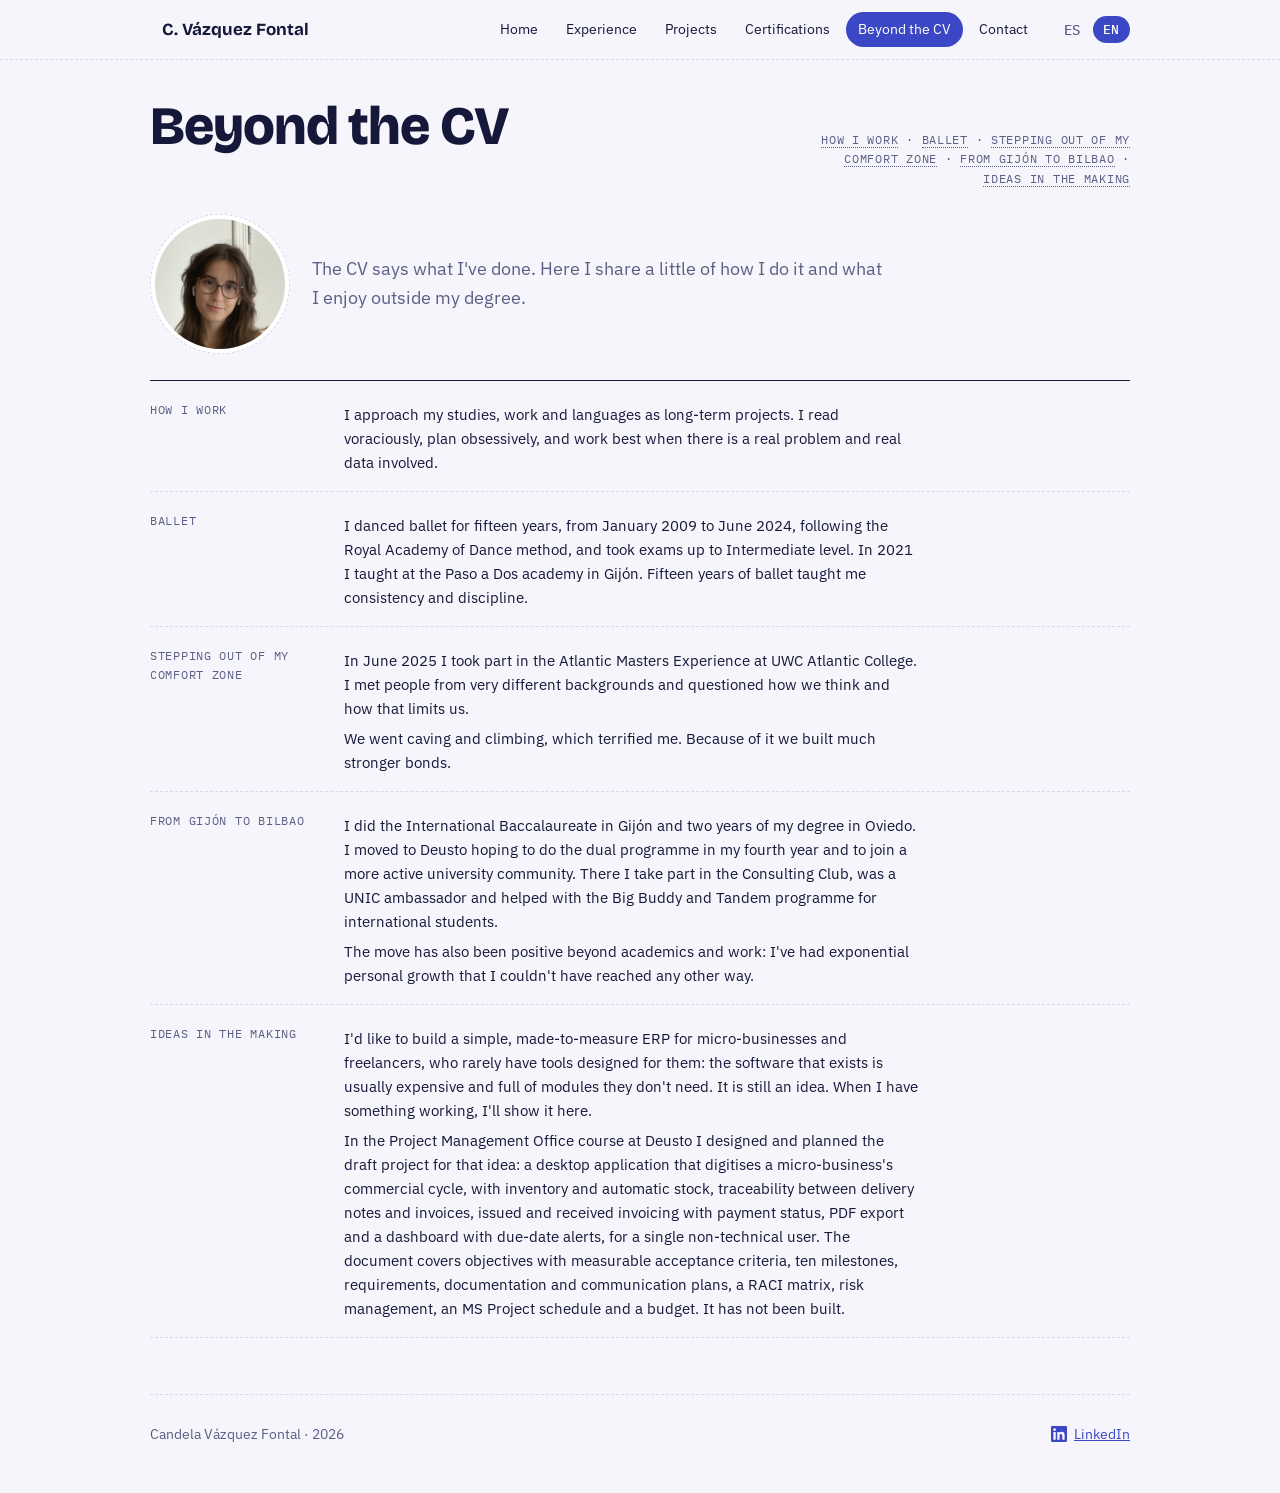
<file: en/beyond-the-cv/index.html>
<!doctype html>
<html lang="en">
<head>
<meta charset="utf-8">
<meta name="viewport" content="width=device-width,initial-scale=1">
<title>Beyond the CV · Candela Vázquez Fontal</title>
<meta name="description" content="What doesn&#x27;t fit on a CV: ballet, the UWC Atlantic College experience, from Gijón to Bilbao and the ideas I&#x27;m building.">
<meta name="robots" content="noindex,follow">
<meta name="author" content="Candela Vázquez Fontal">
<link rel="canonical" href="https://candelavazquezfontal.github.io/en/beyond-the-cv/">
<meta property="og:type" content="website">
<meta property="og:locale" content="en_GB">
<meta property="og:locale:alternate" content="es_ES">
<meta property="og:site_name" content="Candela Vázquez Fontal">
<meta property="og:title" content="Beyond the CV · Candela Vázquez Fontal">
<meta property="og:description" content="What doesn&#x27;t fit on a CV: ballet, the UWC Atlantic College experience, from Gijón to Bilbao and the ideas I&#x27;m building.">
<meta property="og:url" content="https://candelavazquezfontal.github.io/en/beyond-the-cv/">
<meta property="og:image" content="https://candelavazquezfontal.github.io/og-image.png">
<meta property="og:image:width" content="1200">
<meta property="og:image:height" content="630">
<meta property="og:image:alt" content="Candela Vázquez Fontal, Industrial Organisation Engineering. Operations, logistics and data.">
<meta name="twitter:card" content="summary_large_image">
<meta name="twitter:title" content="Beyond the CV · Candela Vázquez Fontal">
<meta name="twitter:description" content="What doesn&#x27;t fit on a CV: ballet, the UWC Atlantic College experience, from Gijón to Bilbao and the ideas I&#x27;m building.">
<meta name="twitter:image" content="https://candelavazquezfontal.github.io/og-image.png">
<style>html{-webkit-text-size-adjust:100%}body{margin:0}img{max-width:100%}[hidden]{display:none!important}</style>
<link rel="preload" href="/fonts/BricolageGrotesque-800-normal-latin.woff2" as="font" type="font/woff2" crossorigin>
<link rel="stylesheet" href="/fonts/fonts.css">
<style>
/* Concepto: web como albarán de transporte. Cada sección es una hoja aparte; filas de manifiesto con fechas, códigos y separadores punteados tipo perforación. */
:root{
  --bg:#F5F5FB; --surface:#FFFFFF; --fg:#16183A; --muted:#5B5F85; --line:#D6D9EE;
  --accent:#3B47C4; --accent-soft:#E0E3FF; --on-accent:#FFFFFF;
  --ok:#1F7A4D; --ok-soft:#DDF3E7; --wip:#8A5200; --wip-soft:#FFEFD0;
  --f-display:'Bricolage Grotesque','Helvetica Neue',Arial,sans-serif;
  --f-body:'IBM Plex Sans','Helvetica Neue',Arial,sans-serif;
  --f-mono:'IBM Plex Mono',ui-monospace,Menlo,Consolas,monospace;
}
@media (prefers-color-scheme:dark){:root:not([data-theme="light"]){
  --bg:#0E1024; --surface:#161939; --fg:#E9EAF8; --muted:#9A9EC6; --line:#2B2F5E;
  --accent:#A3ADFF; --accent-soft:#252A66; --on-accent:#0E1024;
  --ok:#7ADCA6; --ok-soft:#173D2C; --wip:#FFC76B; --wip-soft:#46310E; color-scheme:dark}}
:root[data-theme="dark"]{
  --bg:#0E1024; --surface:#161939; --fg:#E9EAF8; --muted:#9A9EC6; --line:#2B2F5E;
  --accent:#A3ADFF; --accent-soft:#252A66; --on-accent:#0E1024;
  --ok:#7ADCA6; --ok-soft:#173D2C; --wip:#FFC76B; --wip-soft:#46310E; color-scheme:dark}
*{box-sizing:border-box}
body{background:var(--bg);color:var(--fg);font:16px/1.6 var(--f-body);padding-inline:20px}
.wrap{max-width:980px;margin-inline:auto}
a{color:var(--accent)}
:focus-visible{outline:2px solid var(--accent);outline-offset:3px;border-radius:3px}
.mono{font-family:var(--f-mono);font-size:12px;letter-spacing:.06em;text-transform:uppercase;color:var(--muted)}
h1,h2,h3{font-family:var(--f-display);text-wrap:balance;margin:0}

/* Navegación por secciones */
nav{position:sticky;top:env(safe-area-inset-top,0px);z-index:5;background:var(--bg);border-bottom:1px dashed var(--line);margin-inline:-20px;padding:10px 20px}
nav .wrap{display:flex;gap:8px 18px;align-items:center;flex-wrap:wrap;justify-content:space-between}
nav b{font-family:var(--f-display);font-size:17px}
nav ul{display:flex;gap:4px;list-style:none;margin:0;padding:0;flex-wrap:wrap}
nav a{display:block;color:var(--fg);text-decoration:none;font-size:14px;padding:5px 11px;border-radius:999px;border:1px solid transparent}
nav a:hover{border-color:var(--line)}
nav a[aria-current="page"]{background:var(--accent);color:var(--on-accent)}

.view{padding-block:40px 56px}
.view-head{display:flex;justify-content:space-between;align-items:baseline;gap:12px;flex-wrap:wrap;margin-bottom:26px}
.view-head h2{font-size:clamp(32px,6vw,54px);font-weight:800;letter-spacing:-.02em;line-height:1}
.view h3.sub{font-size:22px;font-weight:700;margin:36px 0 12px}
.view h3.sub:first-of-type{margin-top:0}

/* Inicio */
.hero{display:grid;grid-template-columns:1.5fr 1fr;gap:40px;align-items:start;padding-block:16px 40px}
.hero h1{font-size:clamp(40px,7vw,76px);line-height:.98;font-weight:800;letter-spacing:-.02em}
.hero h1 span{color:var(--accent)}
.hero p.lead{font-size:18px;max-width:52ch;color:var(--muted);margin:20px 0 0}
.cta{display:flex;gap:10px;flex-wrap:wrap;margin-top:24px}
.btn{font:500 14px var(--f-body);padding:10px 16px;border-radius:6px;border:1px solid var(--accent);background:var(--accent);color:var(--on-accent);text-decoration:none;cursor:pointer}
.btn.ghost{background:transparent;color:var(--accent)}
.label{background:var(--surface);border:1px dashed var(--line);border-radius:10px;padding:18px;min-width:0}
.label dl{margin:12px 0 0;display:grid;grid-template-columns:auto 1fr;gap:8px 14px;font-size:14px}
.label dt{font-family:var(--f-mono);font-size:11px;text-transform:uppercase;letter-spacing:.06em;color:var(--muted);padding-top:2px}
.label dd{margin:0;min-width:0;overflow-wrap:anywhere}
.about{display:grid;grid-template-columns:1.2fr 1fr;gap:32px;padding-block:36px;border-top:1px dashed var(--line)}
.about p{margin:0 0 12px;max-width:60ch}
.about .side{display:grid;gap:18px;align-content:start;min-width:0}
.about .side p{margin:0 0 8px}
.chips{display:flex;gap:8px;flex-wrap:wrap;margin:0;padding:0;list-style:none}
.chips li,.chip{font:500 13px var(--f-body);padding:5px 11px;border-radius:999px;border:1px solid var(--line);background:var(--surface);color:var(--fg)}
button.chip{cursor:pointer}
button.chip span{color:var(--muted);font-family:var(--f-mono);font-size:11px;margin-left:5px}
button.chip[aria-pressed="true"]{background:var(--accent);color:var(--on-accent);border-color:var(--accent)}
button.chip[aria-pressed="true"] span{color:var(--on-accent)}
.seek{padding-block:32px;border-top:1px dashed var(--line)}
.seek p:not(.mono){margin:6px 0 14px;max-width:62ch;font-size:17px}
.doors{display:grid;grid-template-columns:repeat(4,1fr);border-top:1px solid var(--fg)}
.doors a{display:block;padding:18px 14px 18px 0;text-decoration:none;color:var(--fg);border-bottom:1px dashed var(--line)}
.doors a+a{padding-left:14px;border-left:1px dashed var(--line)}
.doors b{display:block;font:700 20px var(--f-display);margin-top:6px}
.doors span.go{color:var(--accent);font-size:14px}
.doors a:hover b{color:var(--accent)}

/* Listas tipo manifiesto */
.tl{list-style:none;margin:0;padding:0;border-top:1px solid var(--fg)}
.tl>li{display:grid;grid-template-columns:170px 1fr;gap:6px 24px;padding-block:16px;border-bottom:1px dashed var(--line)}
.tl h4{font:700 19px var(--f-display);margin:0}
.tl .org{color:var(--muted);font-size:14px}
.tl p{margin:6px 0 0;font-size:15px;max-width:64ch}
.tl ul.pts{margin:6px 0 0;padding-left:18px;font-size:15px;max-width:64ch}
.tl .chips{margin-top:10px}
.tl .chips li{font-size:12px;padding:3px 9px}
.tools{display:flex;gap:8px;flex-wrap:wrap;align-items:center;margin-bottom:12px}
.tools .lab{flex:0 0 auto;margin-right:4px}
.field{font:400 14px var(--f-body);padding:7px 11px;border-radius:6px;border:1px solid var(--line);background:var(--surface);color:var(--fg);min-width:0;max-width:100%}
input.field{flex:1 1 200px;max-width:320px}
.count{display:block;margin:0 0 8px}
.rows{border-top:1px solid var(--fg)}
.row{display:grid;grid-template-columns:120px 1fr auto;gap:6px 20px;padding:13px 0;border-bottom:1px dashed var(--line);align-items:baseline}
.row h3{font-size:17px;font-weight:700}
.row .meta{color:var(--muted);font-size:14px;margin-top:2px}
.row .go{font-size:13px;white-space:nowrap}
.row .go .id{font-family:var(--f-mono);font-size:11px;color:var(--muted)}
.empty{color:var(--muted);padding:16px 0;margin:0}
#proj-list{border-top:1px solid var(--fg)}
details.proj{border-bottom:1px dashed var(--line)}
details.proj summary{display:grid;grid-template-columns:120px 1fr auto;gap:6px 20px;padding:16px 0;cursor:pointer;list-style:none;align-items:baseline}
details.proj summary::-webkit-details-marker{display:none}
details.proj summary h3{font-size:20px;font-weight:700}
details.proj summary .meta{color:var(--muted);font-size:14px}
details.proj summary .plus{font-family:var(--f-mono);color:var(--accent);font-size:20px;line-height:1;display:inline-block}
details.proj[open] .plus{transform:rotate(45deg)}
.proj-body{display:grid;grid-template-columns:120px 1fr;gap:0 20px;padding:0 0 22px}
.proj-body .in{grid-column:2;display:grid;grid-template-columns:1fr 1fr;gap:18px 28px;min-width:0}
.proj-body h4{font:500 11px var(--f-mono);letter-spacing:.06em;text-transform:uppercase;color:var(--muted);margin:0 0 4px}
.proj-body p{margin:0;font-size:15px;max-width:66ch}
.proj-body ul{margin:0;padding-left:18px;font-size:15px}
.proj-body .wide{grid-column:1/-1}
.tags{display:flex;gap:6px;flex-wrap:wrap}
.tags span{font-size:12px;padding:2px 9px;border-radius:999px;border:1px solid var(--line);color:var(--muted)}
.honor{display:inline-block;font:500 11px var(--f-mono);letter-spacing:.05em;text-transform:uppercase;padding:3px 8px;border-radius:4px;background:var(--ok-soft);color:var(--ok)}
.draft{background:var(--wip-soft);color:var(--fg);border-left:3px solid var(--wip);padding:10px 12px;font-size:14px}
.draft b{font:500 11px var(--f-mono);letter-spacing:.06em;text-transform:uppercase;color:var(--wip);display:block;margin-bottom:2px}
p.draft{margin:18px 0 0}
body.clean .draft{display:none}
footer{padding-block:28px 48px;border-top:1px dashed var(--line);display:flex;justify-content:space-between;align-items:center;gap:16px;flex-wrap:wrap;color:var(--muted);font-size:14px}
footer button{font:500 13px var(--f-body);padding:6px 12px;border-radius:6px;border:1px solid var(--line);background:var(--surface);color:var(--fg);cursor:pointer}
@media (max-width:760px){
  .hero,.about{grid-template-columns:1fr}
  .hero{gap:28px;padding-block:8px 32px}
  .doors{grid-template-columns:1fr}
  .doors a+a{padding-left:0;border-left:0}
  .tl>li{grid-template-columns:1fr}
  .row,details.proj summary{grid-template-columns:1fr auto}
  .row>:first-child,details.proj summary>:first-child{grid-column:1/-1}
  .row>div{grid-column:1/-1}
  .row .go{grid-column:1/-1;white-space:normal}
  .proj-body{grid-template-columns:1fr}
  .proj-body .in{grid-column:1;grid-template-columns:1fr}
}
.langsw{display:flex;gap:2px;align-items:center;font:500 13px var(--f-mono);letter-spacing:.04em}
.langsw a,.langsw span{padding:4px 9px;border-radius:999px;border:1px solid transparent;text-decoration:none;color:var(--muted)}
.langsw a:hover{border-color:var(--line);color:var(--fg)}
.langsw span[aria-current="true"]{background:var(--accent);color:var(--on-accent)}
nav .wrap .navr{display:flex;gap:10px 14px;align-items:center;flex-wrap:wrap}
.note-sm{color:var(--muted);font-size:14px;max-width:62ch}
@media (max-width:760px){
  nav .wrap .navr{display:contents}
  nav .wrap>a{order:1}
  nav .wrap .langsw{order:2;margin-left:auto}
  nav .wrap .navr ul{order:3;flex-basis:100%}
}

/* Más allá del CV */
.beyond{display:flex;gap:22px;align-items:center;margin:0 0 26px;flex-wrap:wrap}
.beyond img{width:140px;height:140px;border-radius:50%;object-fit:cover;border:1px dashed var(--line);padding:4px;background:var(--surface)}
.beyond .lead2{margin:0;max-width:52ch;font-size:18px;color:var(--muted);flex:1 1 260px}
h5.mini{font:500 11px var(--f-mono);letter-spacing:.06em;text-transform:uppercase;color:var(--muted);margin:16px 0 6px}
ul.books{list-style:none;margin:0;padding:0;display:grid;gap:10px;font-size:15px}
ul.books b{font-family:var(--f-display);font-size:16px}
ul.books span{color:var(--muted);font-size:14px}
.tl>li>.mono{padding-top:3px}
@media (min-width:761px) and (max-width:900px){.doors{grid-template-columns:repeat(2,1fr)}.doors a:nth-child(3){padding-left:0;border-left:0}}

.jump{display:flex;gap:8px;flex-wrap:wrap;align-items:center;margin:0 0 24px}
.jump .mono{margin-right:4px}
.jump a{font:500 13px var(--f-body);padding:5px 11px;border-radius:999px;border:1px solid var(--line);background:var(--surface);color:var(--fg);text-decoration:none}
.jump a:hover{border-color:var(--accent);color:var(--accent)}
[id]{scroll-margin-top:84px}
.view h2.sub{font-size:22px;font-weight:700;margin:36px 0 12px}
.view h2.sub:first-of-type{margin-top:0}
.lilink{display:inline-flex;align-items:center;gap:7px}
.lilink svg{flex:0 0 auto}

.mono.sect a{color:inherit;text-decoration:none;border-bottom:1px dotted var(--muted)}
.mono.sect a:hover{color:var(--accent);border-color:var(--accent)}
.chips li a{color:inherit;text-decoration:none;border-bottom:1px dotted var(--accent)}
.chips li a:hover{color:var(--accent)}
.view-head .sect{max-width:46ch;text-align:right}
@media (max-width:760px){.view-head .sect{text-align:left}}

</style>
</head>
<body>
<nav aria-label="Sections"><div class="wrap"><a href="/en/" style="text-decoration:none;color:inherit"><b>C. Vázquez Fontal</b></a><div class="navr"><ul><li><a href="/en/">Home</a></li><li><a href="/en/experience/">Experience</a></li><li><a href="/en/projects/">Projects</a></li><li><a href="/en/certifications/">Certifications</a></li><li><a href="/en/beyond-the-cv/" aria-current="page">Beyond the CV</a></li><li><a href="/en/contact/">Contact</a></li></ul><div class="langsw" role="group" aria-label="Language"><a href="/mas-alla-del-cv/" hreflang="es" lang="es" data-setlang="es">ES</a><span aria-current="true" lang="en">EN</span></div></div></div></nav>
<main class="wrap">
<section class="view" id="v-mas-alla">
  <div class="view-head"><h1 style="font-size:clamp(32px,6vw,54px);font-weight:800;letter-spacing:-.02em;line-height:1">Beyond the CV</h1><span class="mono sect"><a href="#how-i-work">How I work</a> · <a href="#ballet">Ballet</a> · <a href="#stepping-out-of-my-comfort-zone">Stepping out of my comfort zone</a> · <a href="#from-gijon-to-bilbao">From Gijón to Bilbao</a> · <a href="#ideas-in-the-making">Ideas in the making</a></span></div>
  <div class="beyond">
    <img src="/img/candela-2.jpg" alt="Candela Vázquez Fontal" width="140" height="140">
    <p class="lead2">The CV says what I&#x27;ve done. Here I share a little of how I do it and what I enjoy outside my degree.</p>
  </div>
  <ol class="tl">
<li id="how-i-work"><span class="mono">How I work</span><div><p>I approach my studies, work and languages as long-term projects. I read voraciously, plan obsessively, and work best when there is a real problem and real data involved.</p></div></li>
<li id="ballet"><span class="mono">Ballet</span><div><p>I danced ballet for fifteen years, from January 2009 to June 2024, following the Royal Academy of Dance method, and took exams up to Intermediate level. In 2021 I taught at the Paso a Dos academy in Gijón. Fifteen years of ballet taught me consistency and discipline.</p></div></li>
<li id="stepping-out-of-my-comfort-zone"><span class="mono">Stepping out of my comfort zone</span><div><p>In June 2025 I took part in the Atlantic Masters Experience at UWC Atlantic College. I met people from very different backgrounds and questioned how we think and how that limits us.</p><p>We went caving and climbing, which terrified me. Because of it we built much stronger bonds.</p></div></li>
<li id="from-gijon-to-bilbao"><span class="mono">From Gijón to Bilbao</span><div><p>I did the International Baccalaureate in Gijón and two years of my degree in Oviedo. I moved to Deusto hoping to do the dual programme in my fourth year and to join a more active university community. There I take part in the Consulting Club, was a UNIC ambassador and helped with the Big Buddy and Tandem programme for international students.</p><p>The move has also been positive beyond academics and work: I&#x27;ve had exponential personal growth that I couldn&#x27;t have reached any other way.</p></div></li>
<li id="ideas-in-the-making"><span class="mono">Ideas in the making</span><div><p>I&#x27;d like to build a simple, made-to-measure ERP for micro-businesses and freelancers, who rarely have tools designed for them: the software that exists is usually expensive and full of modules they don&#x27;t need. It is still an idea. When I have something working, I&#x27;ll show it here.</p><p>In the Project Management Office course at Deusto I designed and planned the draft project for that idea: a desktop application that digitises a micro-business&#x27;s commercial cycle, with inventory and automatic stock, traceability between delivery notes and invoices, issued and received invoicing with payment status, PDF export and a dashboard with due-date alerts, for a single non-technical user. The document covers objectives with measurable acceptance criteria, ten milestones, requirements, documentation and communication plans, a RACI matrix, risk management, an MS Project schedule and a budget. It has not been built.</p></div></li>
  </ol>
</section>
</main>
<div class="wrap"><footer><span>Candela Vázquez Fontal · 2026</span><a class="lilink" href="https://www.linkedin.com/in/candela-vazquez-fontal" target="_blank" rel="noopener"><svg class="li" viewBox="0 0 24 24" width="16" height="16" aria-hidden="true" focusable="false"><path fill="currentColor" d="M20.447 20.452h-3.554v-5.569c0-1.328-.027-3.037-1.852-3.037-1.853 0-2.136 1.445-2.136 2.939v5.667H9.351V9h3.414v1.561h.046c.477-.9 1.637-1.85 3.37-1.85 3.601 0 4.267 2.37 4.267 5.455v6.286zM5.337 7.433c-1.144 0-2.063-.926-2.063-2.065 0-1.138.92-2.063 2.063-2.063 1.14 0 2.064.925 2.064 2.063 0 1.139-.925 2.065-2.064 2.065zm1.782 13.019H3.555V9h3.564v11.452zM22.225 0H1.771C.792 0 0 .774 0 1.729v20.542C0 23.227.792 24 1.771 24h20.451C23.2 24 24 23.227 24 22.271V1.729C24 .774 23.2 0 22.222 0h.003z"/></svg>LinkedIn</a></footer></div>
<script>
try{document.querySelectorAll("[data-setlang]").forEach(function(a){a.addEventListener("click",function(){localStorage.setItem("lang",a.dataset.setlang)})})}catch(_){}
</script>
</body>
</html>
</file>
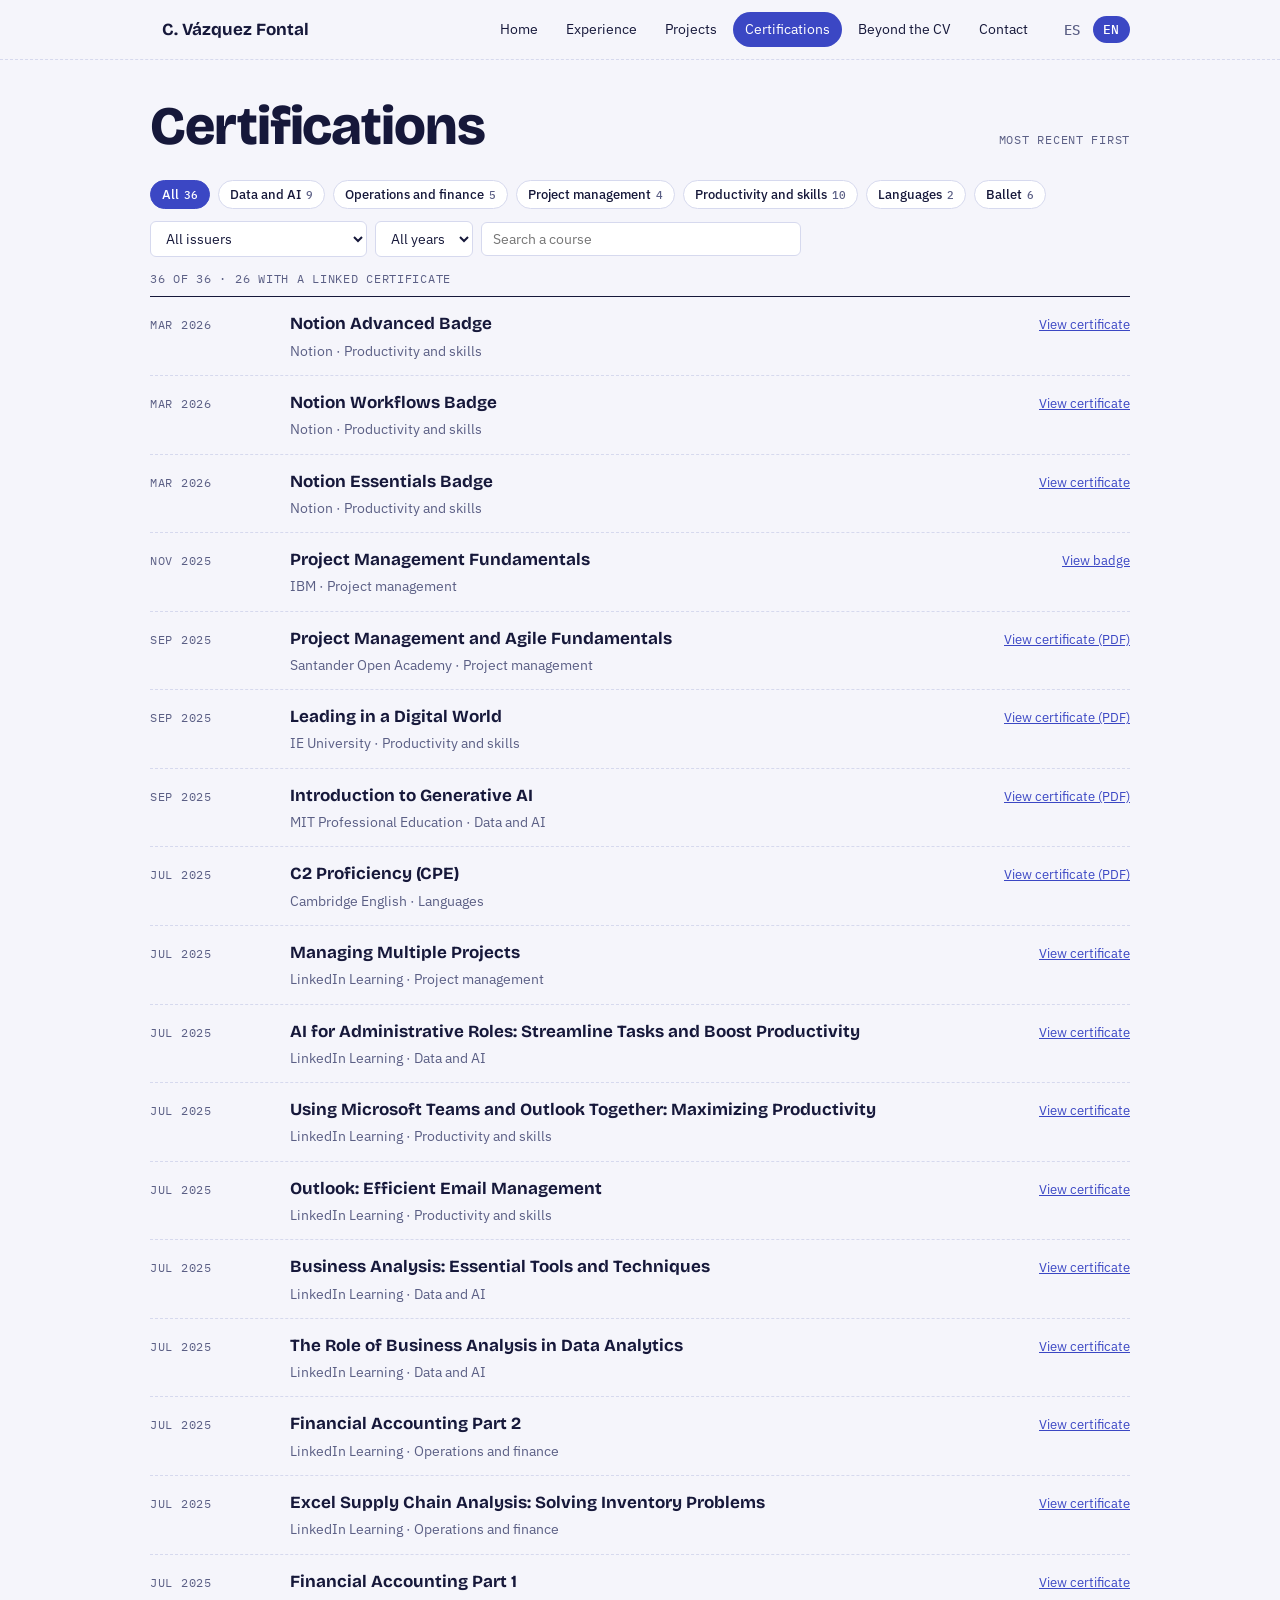
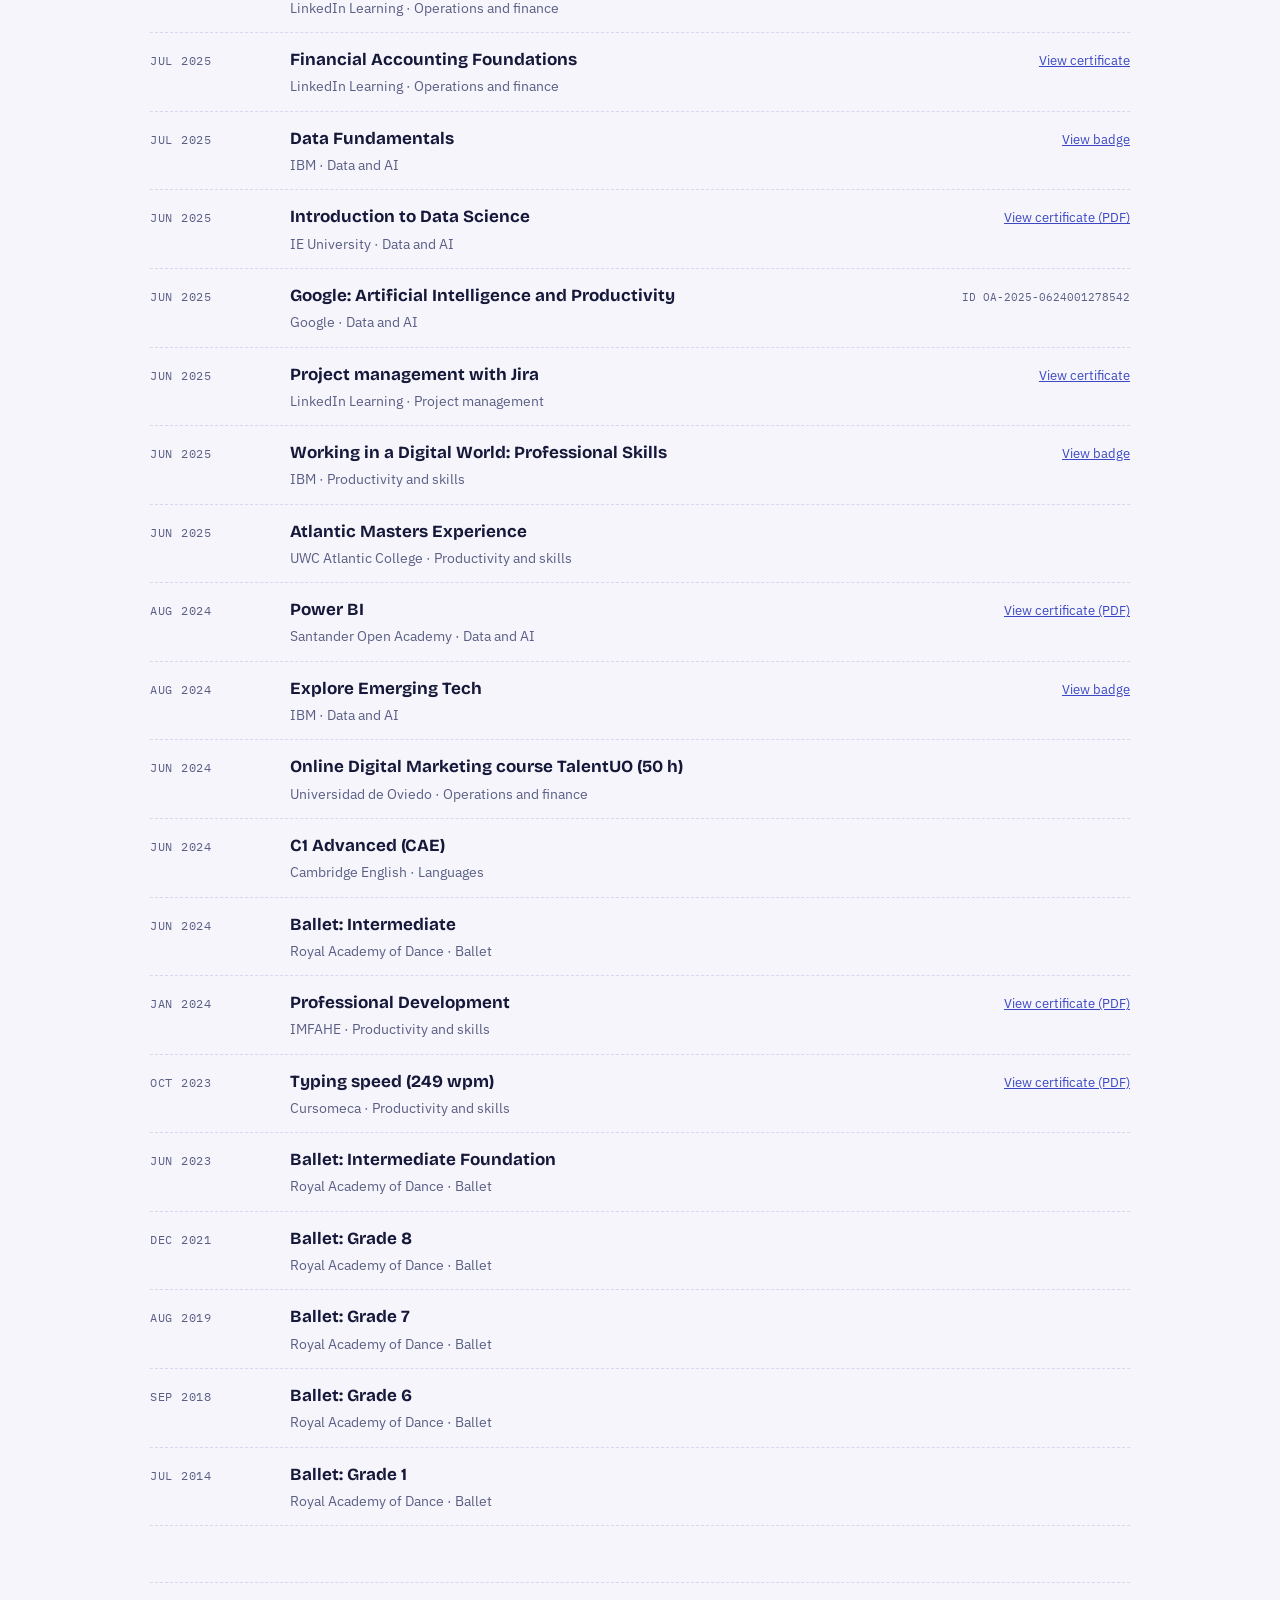
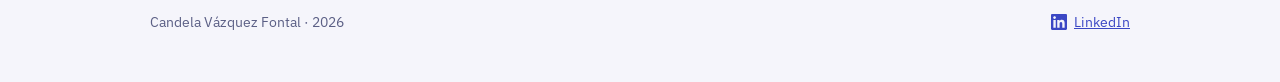
<file: en/certifications/index.html>
<!doctype html>
<html lang="en">
<head>
<meta charset="utf-8">
<meta name="viewport" content="width=device-width,initial-scale=1">
<title>Certifications · Candela Vázquez Fontal</title>
<meta name="description" content="Certifications of Candela Vázquez Fontal in data and AI, project management, operations, languages (Cambridge C2) and more, with a link to each certificate.">
<meta name="robots" content="noindex,follow">
<meta name="author" content="Candela Vázquez Fontal">
<link rel="canonical" href="https://candelavazquezfontal.github.io/en/certifications/">
<meta property="og:type" content="website">
<meta property="og:locale" content="en_GB">
<meta property="og:locale:alternate" content="es_ES">
<meta property="og:site_name" content="Candela Vázquez Fontal">
<meta property="og:title" content="Certifications · Candela Vázquez Fontal">
<meta property="og:description" content="Certifications of Candela Vázquez Fontal in data and AI, project management, operations, languages (Cambridge C2) and more, with a link to each certificate.">
<meta property="og:url" content="https://candelavazquezfontal.github.io/en/certifications/">
<meta property="og:image" content="https://candelavazquezfontal.github.io/og-image.png">
<meta property="og:image:width" content="1200">
<meta property="og:image:height" content="630">
<meta property="og:image:alt" content="Candela Vázquez Fontal, Industrial Organisation Engineering. Operations, logistics and data.">
<meta name="twitter:card" content="summary_large_image">
<meta name="twitter:title" content="Certifications · Candela Vázquez Fontal">
<meta name="twitter:description" content="Certifications of Candela Vázquez Fontal in data and AI, project management, operations, languages (Cambridge C2) and more, with a link to each certificate.">
<meta name="twitter:image" content="https://candelavazquezfontal.github.io/og-image.png">
<style>html{-webkit-text-size-adjust:100%}body{margin:0}img{max-width:100%}[hidden]{display:none!important}</style>
<link rel="preload" href="/fonts/BricolageGrotesque-800-normal-latin.woff2" as="font" type="font/woff2" crossorigin>
<link rel="stylesheet" href="/fonts/fonts.css">
<style>
/* Concepto: web como albarán de transporte. Cada sección es una hoja aparte; filas de manifiesto con fechas, códigos y separadores punteados tipo perforación. */
:root{
  --bg:#F5F5FB; --surface:#FFFFFF; --fg:#16183A; --muted:#5B5F85; --line:#D6D9EE;
  --accent:#3B47C4; --accent-soft:#E0E3FF; --on-accent:#FFFFFF;
  --ok:#1F7A4D; --ok-soft:#DDF3E7; --wip:#8A5200; --wip-soft:#FFEFD0;
  --f-display:'Bricolage Grotesque','Helvetica Neue',Arial,sans-serif;
  --f-body:'IBM Plex Sans','Helvetica Neue',Arial,sans-serif;
  --f-mono:'IBM Plex Mono',ui-monospace,Menlo,Consolas,monospace;
}
@media (prefers-color-scheme:dark){:root:not([data-theme="light"]){
  --bg:#0E1024; --surface:#161939; --fg:#E9EAF8; --muted:#9A9EC6; --line:#2B2F5E;
  --accent:#A3ADFF; --accent-soft:#252A66; --on-accent:#0E1024;
  --ok:#7ADCA6; --ok-soft:#173D2C; --wip:#FFC76B; --wip-soft:#46310E; color-scheme:dark}}
:root[data-theme="dark"]{
  --bg:#0E1024; --surface:#161939; --fg:#E9EAF8; --muted:#9A9EC6; --line:#2B2F5E;
  --accent:#A3ADFF; --accent-soft:#252A66; --on-accent:#0E1024;
  --ok:#7ADCA6; --ok-soft:#173D2C; --wip:#FFC76B; --wip-soft:#46310E; color-scheme:dark}
*{box-sizing:border-box}
body{background:var(--bg);color:var(--fg);font:16px/1.6 var(--f-body);padding-inline:20px}
.wrap{max-width:980px;margin-inline:auto}
a{color:var(--accent)}
:focus-visible{outline:2px solid var(--accent);outline-offset:3px;border-radius:3px}
.mono{font-family:var(--f-mono);font-size:12px;letter-spacing:.06em;text-transform:uppercase;color:var(--muted)}
h1,h2,h3{font-family:var(--f-display);text-wrap:balance;margin:0}

/* Navegación por secciones */
nav{position:sticky;top:env(safe-area-inset-top,0px);z-index:5;background:var(--bg);border-bottom:1px dashed var(--line);margin-inline:-20px;padding:10px 20px}
nav .wrap{display:flex;gap:8px 18px;align-items:center;flex-wrap:wrap;justify-content:space-between}
nav b{font-family:var(--f-display);font-size:17px}
nav ul{display:flex;gap:4px;list-style:none;margin:0;padding:0;flex-wrap:wrap}
nav a{display:block;color:var(--fg);text-decoration:none;font-size:14px;padding:5px 11px;border-radius:999px;border:1px solid transparent}
nav a:hover{border-color:var(--line)}
nav a[aria-current="page"]{background:var(--accent);color:var(--on-accent)}

.view{padding-block:40px 56px}
.view-head{display:flex;justify-content:space-between;align-items:baseline;gap:12px;flex-wrap:wrap;margin-bottom:26px}
.view-head h2{font-size:clamp(32px,6vw,54px);font-weight:800;letter-spacing:-.02em;line-height:1}
.view h3.sub{font-size:22px;font-weight:700;margin:36px 0 12px}
.view h3.sub:first-of-type{margin-top:0}

/* Inicio */
.hero{display:grid;grid-template-columns:1.5fr 1fr;gap:40px;align-items:start;padding-block:16px 40px}
.hero h1{font-size:clamp(40px,7vw,76px);line-height:.98;font-weight:800;letter-spacing:-.02em}
.hero h1 span{color:var(--accent)}
.hero p.lead{font-size:18px;max-width:52ch;color:var(--muted);margin:20px 0 0}
.cta{display:flex;gap:10px;flex-wrap:wrap;margin-top:24px}
.btn{font:500 14px var(--f-body);padding:10px 16px;border-radius:6px;border:1px solid var(--accent);background:var(--accent);color:var(--on-accent);text-decoration:none;cursor:pointer}
.btn.ghost{background:transparent;color:var(--accent)}
.label{background:var(--surface);border:1px dashed var(--line);border-radius:10px;padding:18px;min-width:0}
.label dl{margin:12px 0 0;display:grid;grid-template-columns:auto 1fr;gap:8px 14px;font-size:14px}
.label dt{font-family:var(--f-mono);font-size:11px;text-transform:uppercase;letter-spacing:.06em;color:var(--muted);padding-top:2px}
.label dd{margin:0;min-width:0;overflow-wrap:anywhere}
.about{display:grid;grid-template-columns:1.2fr 1fr;gap:32px;padding-block:36px;border-top:1px dashed var(--line)}
.about p{margin:0 0 12px;max-width:60ch}
.about .side{display:grid;gap:18px;align-content:start;min-width:0}
.about .side p{margin:0 0 8px}
.chips{display:flex;gap:8px;flex-wrap:wrap;margin:0;padding:0;list-style:none}
.chips li,.chip{font:500 13px var(--f-body);padding:5px 11px;border-radius:999px;border:1px solid var(--line);background:var(--surface);color:var(--fg)}
button.chip{cursor:pointer}
button.chip span{color:var(--muted);font-family:var(--f-mono);font-size:11px;margin-left:5px}
button.chip[aria-pressed="true"]{background:var(--accent);color:var(--on-accent);border-color:var(--accent)}
button.chip[aria-pressed="true"] span{color:var(--on-accent)}
.seek{padding-block:32px;border-top:1px dashed var(--line)}
.seek p:not(.mono){margin:6px 0 14px;max-width:62ch;font-size:17px}
.doors{display:grid;grid-template-columns:repeat(4,1fr);border-top:1px solid var(--fg)}
.doors a{display:block;padding:18px 14px 18px 0;text-decoration:none;color:var(--fg);border-bottom:1px dashed var(--line)}
.doors a+a{padding-left:14px;border-left:1px dashed var(--line)}
.doors b{display:block;font:700 20px var(--f-display);margin-top:6px}
.doors span.go{color:var(--accent);font-size:14px}
.doors a:hover b{color:var(--accent)}

/* Listas tipo manifiesto */
.tl{list-style:none;margin:0;padding:0;border-top:1px solid var(--fg)}
.tl>li{display:grid;grid-template-columns:170px 1fr;gap:6px 24px;padding-block:16px;border-bottom:1px dashed var(--line)}
.tl h4{font:700 19px var(--f-display);margin:0}
.tl .org{color:var(--muted);font-size:14px}
.tl p{margin:6px 0 0;font-size:15px;max-width:64ch}
.tl ul.pts{margin:6px 0 0;padding-left:18px;font-size:15px;max-width:64ch}
.tl .chips{margin-top:10px}
.tl .chips li{font-size:12px;padding:3px 9px}
.tools{display:flex;gap:8px;flex-wrap:wrap;align-items:center;margin-bottom:12px}
.tools .lab{flex:0 0 auto;margin-right:4px}
.field{font:400 14px var(--f-body);padding:7px 11px;border-radius:6px;border:1px solid var(--line);background:var(--surface);color:var(--fg);min-width:0;max-width:100%}
input.field{flex:1 1 200px;max-width:320px}
.count{display:block;margin:0 0 8px}
.rows{border-top:1px solid var(--fg)}
.row{display:grid;grid-template-columns:120px 1fr auto;gap:6px 20px;padding:13px 0;border-bottom:1px dashed var(--line);align-items:baseline}
.row h3{font-size:17px;font-weight:700}
.row .meta{color:var(--muted);font-size:14px;margin-top:2px}
.row .go{font-size:13px;white-space:nowrap}
.row .go .id{font-family:var(--f-mono);font-size:11px;color:var(--muted)}
.empty{color:var(--muted);padding:16px 0;margin:0}
#proj-list{border-top:1px solid var(--fg)}
details.proj{border-bottom:1px dashed var(--line)}
details.proj summary{display:grid;grid-template-columns:120px 1fr auto;gap:6px 20px;padding:16px 0;cursor:pointer;list-style:none;align-items:baseline}
details.proj summary::-webkit-details-marker{display:none}
details.proj summary h3{font-size:20px;font-weight:700}
details.proj summary .meta{color:var(--muted);font-size:14px}
details.proj summary .plus{font-family:var(--f-mono);color:var(--accent);font-size:20px;line-height:1;display:inline-block}
details.proj[open] .plus{transform:rotate(45deg)}
.proj-body{display:grid;grid-template-columns:120px 1fr;gap:0 20px;padding:0 0 22px}
.proj-body .in{grid-column:2;display:grid;grid-template-columns:1fr 1fr;gap:18px 28px;min-width:0}
.proj-body h4{font:500 11px var(--f-mono);letter-spacing:.06em;text-transform:uppercase;color:var(--muted);margin:0 0 4px}
.proj-body p{margin:0;font-size:15px;max-width:66ch}
.proj-body ul{margin:0;padding-left:18px;font-size:15px}
.proj-body .wide{grid-column:1/-1}
.tags{display:flex;gap:6px;flex-wrap:wrap}
.tags span{font-size:12px;padding:2px 9px;border-radius:999px;border:1px solid var(--line);color:var(--muted)}
.honor{display:inline-block;font:500 11px var(--f-mono);letter-spacing:.05em;text-transform:uppercase;padding:3px 8px;border-radius:4px;background:var(--ok-soft);color:var(--ok)}
.draft{background:var(--wip-soft);color:var(--fg);border-left:3px solid var(--wip);padding:10px 12px;font-size:14px}
.draft b{font:500 11px var(--f-mono);letter-spacing:.06em;text-transform:uppercase;color:var(--wip);display:block;margin-bottom:2px}
p.draft{margin:18px 0 0}
body.clean .draft{display:none}
footer{padding-block:28px 48px;border-top:1px dashed var(--line);display:flex;justify-content:space-between;align-items:center;gap:16px;flex-wrap:wrap;color:var(--muted);font-size:14px}
footer button{font:500 13px var(--f-body);padding:6px 12px;border-radius:6px;border:1px solid var(--line);background:var(--surface);color:var(--fg);cursor:pointer}
@media (max-width:760px){
  .hero,.about{grid-template-columns:1fr}
  .hero{gap:28px;padding-block:8px 32px}
  .doors{grid-template-columns:1fr}
  .doors a+a{padding-left:0;border-left:0}
  .tl>li{grid-template-columns:1fr}
  .row,details.proj summary{grid-template-columns:1fr auto}
  .row>:first-child,details.proj summary>:first-child{grid-column:1/-1}
  .row>div{grid-column:1/-1}
  .row .go{grid-column:1/-1;white-space:normal}
  .proj-body{grid-template-columns:1fr}
  .proj-body .in{grid-column:1;grid-template-columns:1fr}
}
.langsw{display:flex;gap:2px;align-items:center;font:500 13px var(--f-mono);letter-spacing:.04em}
.langsw a,.langsw span{padding:4px 9px;border-radius:999px;border:1px solid transparent;text-decoration:none;color:var(--muted)}
.langsw a:hover{border-color:var(--line);color:var(--fg)}
.langsw span[aria-current="true"]{background:var(--accent);color:var(--on-accent)}
nav .wrap .navr{display:flex;gap:10px 14px;align-items:center;flex-wrap:wrap}
.note-sm{color:var(--muted);font-size:14px;max-width:62ch}
@media (max-width:760px){
  nav .wrap .navr{display:contents}
  nav .wrap>a{order:1}
  nav .wrap .langsw{order:2;margin-left:auto}
  nav .wrap .navr ul{order:3;flex-basis:100%}
}

/* Más allá del CV */
.beyond{display:flex;gap:22px;align-items:center;margin:0 0 26px;flex-wrap:wrap}
.beyond img{width:140px;height:140px;border-radius:50%;object-fit:cover;border:1px dashed var(--line);padding:4px;background:var(--surface)}
.beyond .lead2{margin:0;max-width:52ch;font-size:18px;color:var(--muted);flex:1 1 260px}
h5.mini{font:500 11px var(--f-mono);letter-spacing:.06em;text-transform:uppercase;color:var(--muted);margin:16px 0 6px}
ul.books{list-style:none;margin:0;padding:0;display:grid;gap:10px;font-size:15px}
ul.books b{font-family:var(--f-display);font-size:16px}
ul.books span{color:var(--muted);font-size:14px}
.tl>li>.mono{padding-top:3px}
@media (min-width:761px) and (max-width:900px){.doors{grid-template-columns:repeat(2,1fr)}.doors a:nth-child(3){padding-left:0;border-left:0}}

.jump{display:flex;gap:8px;flex-wrap:wrap;align-items:center;margin:0 0 24px}
.jump .mono{margin-right:4px}
.jump a{font:500 13px var(--f-body);padding:5px 11px;border-radius:999px;border:1px solid var(--line);background:var(--surface);color:var(--fg);text-decoration:none}
.jump a:hover{border-color:var(--accent);color:var(--accent)}
[id]{scroll-margin-top:84px}
.view h2.sub{font-size:22px;font-weight:700;margin:36px 0 12px}
.view h2.sub:first-of-type{margin-top:0}
.lilink{display:inline-flex;align-items:center;gap:7px}
.lilink svg{flex:0 0 auto}

.mono.sect a{color:inherit;text-decoration:none;border-bottom:1px dotted var(--muted)}
.mono.sect a:hover{color:var(--accent);border-color:var(--accent)}
.chips li a{color:inherit;text-decoration:none;border-bottom:1px dotted var(--accent)}
.chips li a:hover{color:var(--accent)}
.view-head .sect{max-width:46ch;text-align:right}
@media (max-width:760px){.view-head .sect{text-align:left}}

</style>
</head>
<body>
<nav aria-label="Sections"><div class="wrap"><a href="/en/" style="text-decoration:none;color:inherit"><b>C. Vázquez Fontal</b></a><div class="navr"><ul><li><a href="/en/">Home</a></li><li><a href="/en/experience/">Experience</a></li><li><a href="/en/projects/">Projects</a></li><li><a href="/en/certifications/" aria-current="page">Certifications</a></li><li><a href="/en/beyond-the-cv/">Beyond the CV</a></li><li><a href="/en/contact/">Contact</a></li></ul><div class="langsw" role="group" aria-label="Language"><a href="/certificaciones/" hreflang="es" lang="es" data-setlang="es">ES</a><span aria-current="true" lang="en">EN</span></div></div></div></nav>
<main class="wrap">
<section class="view" id="v-certificaciones">
  <div class="view-head"><h1 style="font-size:clamp(32px,6vw,54px);font-weight:800;letter-spacing:-.02em;line-height:1">Certifications</h1><span class="mono">Most recent first</span></div>
  <div class="tools" id="cert-filters" role="group" aria-label="Categories"><button type="button" class="chip" data-f="all" aria-pressed="true">All<span>36</span></button><button type="button" class="chip" data-f="data" aria-pressed="false">Data and AI<span>9</span></button><button type="button" class="chip" data-f="ops" aria-pressed="false">Operations and finance<span>5</span></button><button type="button" class="chip" data-f="pm" aria-pressed="false">Project management<span>4</span></button><button type="button" class="chip" data-f="prod" aria-pressed="false">Productivity and skills<span>10</span></button><button type="button" class="chip" data-f="lang" aria-pressed="false">Languages<span>2</span></button><button type="button" class="chip" data-f="ballet" aria-pressed="false">Ballet<span>6</span></button></div>
  <div class="tools">
    <select class="field" id="cert-org" aria-label="Issuer"><option value="">All issuers</option><option>Cambridge English</option><option>Cursomeca</option><option>Google</option><option>IBM</option><option>IE University</option><option>IMFAHE</option><option>LinkedIn Learning</option><option>MIT Professional Education</option><option>Notion</option><option>Royal Academy of Dance</option><option>Santander Open Academy</option><option>Universidad de Oviedo</option><option>UWC Atlantic College</option></select>
    <select class="field" id="cert-year" aria-label="Year"><option value="">All years</option><option>2026</option><option>2025</option><option>2024</option><option>2023</option><option>2021</option><option>2019</option><option>2018</option><option>2014</option></select>
    <input class="field" id="cert-q" type="search" placeholder="Search a course" aria-label="Search a course">
  </div>
  <span class="mono count" id="cert-count" aria-live="polite"></span>
  <div class="rows" id="cert-rows">
<div class="row" data-cat="prod" data-org="Notion" data-year="2026" data-q="notion advanced badge  notion"><span class="mono">Mar 2026</span><div><h3>Notion Advanced Badge</h3><div class="meta">Notion · Productivity and skills</div></div><span class="go"><a href="https://verify.skilljar.com/c/xu6fxgkbqdtj" target="_blank" rel="noopener">View certificate</a></span></div>
<div class="row" data-cat="prod" data-org="Notion" data-year="2026" data-q="notion workflows badge  notion"><span class="mono">Mar 2026</span><div><h3>Notion Workflows Badge</h3><div class="meta">Notion · Productivity and skills</div></div><span class="go"><a href="https://verify.skilljar.com/c/t9p6pafir5xa" target="_blank" rel="noopener">View certificate</a></span></div>
<div class="row" data-cat="prod" data-org="Notion" data-year="2026" data-q="notion essentials badge  notion"><span class="mono">Mar 2026</span><div><h3>Notion Essentials Badge</h3><div class="meta">Notion · Productivity and skills</div></div><span class="go"><a href="https://verify.skilljar.com/c/k6drqh7ybahc" target="_blank" rel="noopener">View certificate</a></span></div>
<div class="row" data-cat="pm" data-org="IBM" data-year="2025" data-q="project management fundamentals  ibm"><span class="mono">Nov 2025</span><div><h3>Project Management Fundamentals</h3><div class="meta">IBM · Project management</div></div><span class="go"><a href="https://www.credly.com/badges/fda90fd6-bf41-454a-a05c-a5a7dce7dfeb" target="_blank" rel="noopener">View badge</a></span></div>
<div class="row" data-cat="pm" data-org="Santander Open Academy" data-year="2025" data-q="project management and agile fundamentals  santander open academy"><span class="mono">Sep 2025</span><div><h3>Project Management and Agile Fundamentals</h3><div class="meta">Santander Open Academy · Project management</div></div><span class="go"><a href="/certificados/project-management-and-agile-fundamentals.pdf" target="_blank" rel="noopener">View certificate (PDF)</a></span></div>
<div class="row" data-cat="prod" data-org="IE University" data-year="2025" data-q="leading in a digital world  ie university"><span class="mono">Sep 2025</span><div><h3>Leading in a Digital World</h3><div class="meta">IE University · Productivity and skills</div></div><span class="go"><a href="/certificados/leading-in-a-digital-world.pdf" target="_blank" rel="noopener">View certificate (PDF)</a></span></div>
<div class="row" data-cat="data" data-org="MIT Professional Education" data-year="2025" data-q="introduction to generative ai  mit professional education"><span class="mono">Sep 2025</span><div><h3>Introduction to Generative AI</h3><div class="meta">MIT Professional Education · Data and AI</div></div><span class="go"><a href="/certificados/introduction-to-generative-ai.pdf" target="_blank" rel="noopener">View certificate (PDF)</a></span></div>
<div class="row" data-cat="lang" data-org="Cambridge English" data-year="2025" data-q="c2 proficiency (cpe)  cambridge english"><span class="mono">Jul 2025</span><div><h3>C2 Proficiency (CPE)</h3><div class="meta">Cambridge English · Languages</div></div><span class="go"><a href="/certificados/c2-proficiency-cambridge.pdf" target="_blank" rel="noopener">View certificate (PDF)</a></span></div>
<div class="row" data-cat="pm" data-org="LinkedIn Learning" data-year="2025" data-q="managing multiple projects  linkedin learning"><span class="mono">Jul 2025</span><div><h3>Managing Multiple Projects</h3><div class="meta">LinkedIn Learning · Project management</div></div><span class="go"><a href="https://www.linkedin.com/learning/certificates/6d967894c8d602e24c68b66d6d60f02e17e83166a874dbd9c2fe51df52e58ff1" target="_blank" rel="noopener">View certificate</a></span></div>
<div class="row" data-cat="data" data-org="LinkedIn Learning" data-year="2025" data-q="ai for administrative roles: streamline tasks and boost productivity  linkedin learning"><span class="mono">Jul 2025</span><div><h3>AI for Administrative Roles: Streamline Tasks and Boost Productivity</h3><div class="meta">LinkedIn Learning · Data and AI</div></div><span class="go"><a href="https://www.linkedin.com/learning/certificates/2f2649018ba1a5fd018c0eee74096a909efea05e823dc9b5ac042890fc282127" target="_blank" rel="noopener">View certificate</a></span></div>
<div class="row" data-cat="prod" data-org="LinkedIn Learning" data-year="2025" data-q="using microsoft teams and outlook together: maximizing productivity  linkedin learning"><span class="mono">Jul 2025</span><div><h3>Using Microsoft Teams and Outlook Together: Maximizing Productivity</h3><div class="meta">LinkedIn Learning · Productivity and skills</div></div><span class="go"><a href="https://www.linkedin.com/learning/certificates/802a17363575a44039c5802fdb3ab9493e353a2b3156d9a123fb1d1b1a5739ee" target="_blank" rel="noopener">View certificate</a></span></div>
<div class="row" data-cat="prod" data-org="LinkedIn Learning" data-year="2025" data-q="outlook: efficient email management  linkedin learning"><span class="mono">Jul 2025</span><div><h3>Outlook: Efficient Email Management</h3><div class="meta">LinkedIn Learning · Productivity and skills</div></div><span class="go"><a href="https://www.linkedin.com/learning/certificates/361cea6c955319cbfad60c8e697ef9124948472aed5e21b45fbc0017d85ae766" target="_blank" rel="noopener">View certificate</a></span></div>
<div class="row" data-cat="data" data-org="LinkedIn Learning" data-year="2025" data-q="business analysis: essential tools and techniques  linkedin learning"><span class="mono">Jul 2025</span><div><h3>Business Analysis: Essential Tools and Techniques</h3><div class="meta">LinkedIn Learning · Data and AI</div></div><span class="go"><a href="https://www.linkedin.com/learning/certificates/e4cb9fd79dfc14a808d413f85f2076626b413cfc9ea497fbaac9ca6db66af848" target="_blank" rel="noopener">View certificate</a></span></div>
<div class="row" data-cat="data" data-org="LinkedIn Learning" data-year="2025" data-q="the role of business analysis in data analytics  linkedin learning"><span class="mono">Jul 2025</span><div><h3>The Role of Business Analysis in Data Analytics</h3><div class="meta">LinkedIn Learning · Data and AI</div></div><span class="go"><a href="https://www.linkedin.com/learning/certificates/a967b50a1b112452a21be6a401eed408db7bc0bb62fa1ed11132eece9193b944" target="_blank" rel="noopener">View certificate</a></span></div>
<div class="row" data-cat="ops" data-org="LinkedIn Learning" data-year="2025" data-q="financial accounting part 2  linkedin learning"><span class="mono">Jul 2025</span><div><h3>Financial Accounting Part 2</h3><div class="meta">LinkedIn Learning · Operations and finance</div></div><span class="go"><a href="https://www.linkedin.com/learning/certificates/8d37386fbaf039bccbbcba031050771baf6fbf5534b9651e667726b146fdd1d6" target="_blank" rel="noopener">View certificate</a></span></div>
<div class="row" data-cat="ops" data-org="LinkedIn Learning" data-year="2025" data-q="excel supply chain analysis: solving inventory problems  linkedin learning"><span class="mono">Jul 2025</span><div><h3>Excel Supply Chain Analysis: Solving Inventory Problems</h3><div class="meta">LinkedIn Learning · Operations and finance</div></div><span class="go"><a href="https://www.linkedin.com/learning/certificates/43a9916b4a7e85bf1a4c3a263fa0da773255f57f9168afb816fe2332063998b9" target="_blank" rel="noopener">View certificate</a></span></div>
<div class="row" data-cat="ops" data-org="LinkedIn Learning" data-year="2025" data-q="financial accounting part 1  linkedin learning"><span class="mono">Jul 2025</span><div><h3>Financial Accounting Part 1</h3><div class="meta">LinkedIn Learning · Operations and finance</div></div><span class="go"><a href="https://www.linkedin.com/learning/certificates/3f714be15bfcfa3c3023316436246532507650f180e9d23c22f99b8f1a5d9ddb" target="_blank" rel="noopener">View certificate</a></span></div>
<div class="row" data-cat="ops" data-org="LinkedIn Learning" data-year="2025" data-q="financial accounting foundations  linkedin learning"><span class="mono">Jul 2025</span><div><h3>Financial Accounting Foundations</h3><div class="meta">LinkedIn Learning · Operations and finance</div></div><span class="go"><a href="https://www.linkedin.com/learning/certificates/050ba2d8f70a2633acee2c65d782d4b4dfdb503516910c3ce6a30464afbd777a" target="_blank" rel="noopener">View certificate</a></span></div>
<div class="row" data-cat="data" data-org="IBM" data-year="2025" data-q="data fundamentals  ibm"><span class="mono">Jul 2025</span><div><h3>Data Fundamentals</h3><div class="meta">IBM · Data and AI</div></div><span class="go"><a href="https://www.credly.com/badges/e8f19719-776a-4687-b844-7bce2758eecb" target="_blank" rel="noopener">View badge</a></span></div>
<div class="row" data-cat="data" data-org="IE University" data-year="2025" data-q="introduction to data science introducción a la ciencia de datos ie university"><span class="mono">Jun 2025</span><div><h3>Introduction to Data Science</h3><div class="meta">IE University · Data and AI</div></div><span class="go"><a href="/certificados/introduccion-ciencia-de-datos.pdf" target="_blank" rel="noopener">View certificate (PDF)</a></span></div>
<div class="row" data-cat="data" data-org="Google" data-year="2025" data-q="google: artificial intelligence and productivity  google"><span class="mono">Jun 2025</span><div><h3>Google: Artificial Intelligence and Productivity</h3><div class="meta">Google · Data and AI</div></div><span class="go"><span class="id">ID OA-2025-0624001278542</span></span></div>
<div class="row" data-cat="pm" data-org="LinkedIn Learning" data-year="2025" data-q="project management with jira gestión de proyectos con jira linkedin learning"><span class="mono">Jun 2025</span><div><h3>Project management with Jira</h3><div class="meta">LinkedIn Learning · Project management</div></div><span class="go"><a href="https://www.linkedin.com/learning/certificates/5924d9c8bdc2583e0664523a1dc770c6446726e1429bb750f072e7c7d2a5989b" target="_blank" rel="noopener">View certificate</a></span></div>
<div class="row" data-cat="prod" data-org="IBM" data-year="2025" data-q="working in a digital world: professional skills  ibm"><span class="mono">Jun 2025</span><div><h3>Working in a Digital World: Professional Skills</h3><div class="meta">IBM · Productivity and skills</div></div><span class="go"><a href="https://www.credly.com/badges/b61aba8e-ad4b-45a9-aefc-69a7f2bf5ebf" target="_blank" rel="noopener">View badge</a></span></div>
<div class="row" data-cat="prod" data-org="UWC Atlantic College" data-year="2025" data-q="atlantic masters experience  uwc atlantic college"><span class="mono">Jun 2025</span><div><h3>Atlantic Masters Experience</h3><div class="meta">UWC Atlantic College · Productivity and skills</div></div><span class="go"></span></div>
<div class="row" data-cat="data" data-org="Santander Open Academy" data-year="2024" data-q="power bi  santander open academy"><span class="mono">Aug 2024</span><div><h3>Power BI</h3><div class="meta">Santander Open Academy · Data and AI</div></div><span class="go"><a href="/certificados/power-bi.pdf" target="_blank" rel="noopener">View certificate (PDF)</a></span></div>
<div class="row" data-cat="data" data-org="IBM" data-year="2024" data-q="explore emerging tech  ibm"><span class="mono">Aug 2024</span><div><h3>Explore Emerging Tech</h3><div class="meta">IBM · Data and AI</div></div><span class="go"><a href="https://www.credly.com/badges/cb5fa4d7-588a-404c-93de-69f75b5592be" target="_blank" rel="noopener">View badge</a></span></div>
<div class="row" data-cat="ops" data-org="Universidad de Oviedo" data-year="2024" data-q="online digital marketing course talentuo (50 h) curso online en marketing digital talentuo (50 h) universidad de oviedo"><span class="mono">Jun 2024</span><div><h3>Online Digital Marketing course TalentUO (50 h)</h3><div class="meta">Universidad de Oviedo · Operations and finance</div></div><span class="go"></span></div>
<div class="row" data-cat="lang" data-org="Cambridge English" data-year="2024" data-q="c1 advanced (cae)  cambridge english"><span class="mono">Jun 2024</span><div><h3>C1 Advanced (CAE)</h3><div class="meta">Cambridge English · Languages</div></div><span class="go"></span></div>
<div class="row" data-cat="ballet" data-org="Royal Academy of Dance" data-year="2024" data-q="ballet: intermediate  royal academy of dance"><span class="mono">Jun 2024</span><div><h3>Ballet: Intermediate</h3><div class="meta">Royal Academy of Dance · Ballet</div></div><span class="go"></span></div>
<div class="row" data-cat="prod" data-org="IMFAHE" data-year="2024" data-q="professional development  imfahe"><span class="mono">Jan 2024</span><div><h3>Professional Development</h3><div class="meta">IMFAHE · Productivity and skills</div></div><span class="go"><a href="/certificados/professional-development-imfahe.pdf" target="_blank" rel="noopener">View certificate (PDF)</a></span></div>
<div class="row" data-cat="prod" data-org="Cursomeca" data-year="2023" data-q="typing speed (249 wpm) mecanografía (249 ppm) cursomeca"><span class="mono">Oct 2023</span><div><h3>Typing speed (249 wpm)</h3><div class="meta">Cursomeca · Productivity and skills</div></div><span class="go"><a href="/certificados/mecanografia-cursomeca.pdf" target="_blank" rel="noopener">View certificate (PDF)</a></span></div>
<div class="row" data-cat="ballet" data-org="Royal Academy of Dance" data-year="2023" data-q="ballet: intermediate foundation  royal academy of dance"><span class="mono">Jun 2023</span><div><h3>Ballet: Intermediate Foundation</h3><div class="meta">Royal Academy of Dance · Ballet</div></div><span class="go"></span></div>
<div class="row" data-cat="ballet" data-org="Royal Academy of Dance" data-year="2021" data-q="ballet: grade 8  royal academy of dance"><span class="mono">Dec 2021</span><div><h3>Ballet: Grade 8</h3><div class="meta">Royal Academy of Dance · Ballet</div></div><span class="go"></span></div>
<div class="row" data-cat="ballet" data-org="Royal Academy of Dance" data-year="2019" data-q="ballet: grade 7  royal academy of dance"><span class="mono">Aug 2019</span><div><h3>Ballet: Grade 7</h3><div class="meta">Royal Academy of Dance · Ballet</div></div><span class="go"></span></div>
<div class="row" data-cat="ballet" data-org="Royal Academy of Dance" data-year="2018" data-q="ballet: grade 6  royal academy of dance"><span class="mono">Sep 2018</span><div><h3>Ballet: Grade 6</h3><div class="meta">Royal Academy of Dance · Ballet</div></div><span class="go"></span></div>
<div class="row" data-cat="ballet" data-org="Royal Academy of Dance" data-year="2014" data-q="ballet: grade 1  royal academy of dance"><span class="mono">Jul 2014</span><div><h3>Ballet: Grade 1</h3><div class="meta">Royal Academy of Dance · Ballet</div></div><span class="go"></span></div>
  </div>
  <p class="empty" id="cert-none" hidden>No course matches those filters.</p>
</section>
</main>
<div class="wrap"><footer><span>Candela Vázquez Fontal · 2026</span><a class="lilink" href="https://www.linkedin.com/in/candela-vazquez-fontal" target="_blank" rel="noopener"><svg class="li" viewBox="0 0 24 24" width="16" height="16" aria-hidden="true" focusable="false"><path fill="currentColor" d="M20.447 20.452h-3.554v-5.569c0-1.328-.027-3.037-1.852-3.037-1.853 0-2.136 1.445-2.136 2.939v5.667H9.351V9h3.414v1.561h.046c.477-.9 1.637-1.85 3.37-1.85 3.601 0 4.267 2.37 4.267 5.455v6.286zM5.337 7.433c-1.144 0-2.063-.926-2.063-2.065 0-1.138.92-2.063 2.063-2.063 1.14 0 2.064.925 2.064 2.063 0 1.139-.925 2.065-2.064 2.065zm1.782 13.019H3.555V9h3.564v11.452zM22.225 0H1.771C.792 0 0 .774 0 1.729v20.542C0 23.227.792 24 1.771 24h20.451C23.2 24 24 23.227 24 22.271V1.729C24 .774 23.2 0 22.222 0h.003z"/></svg>LinkedIn</a></footer></div>
<script>
try{document.querySelectorAll("[data-setlang]").forEach(function(a){a.addEventListener("click",function(){localStorage.setItem("lang",a.dataset.setlang)})})}catch(_){}
(function(){
  var T="{a} of {b} \u00b7 {c} with a linked certificate",N=36;
  var rows=[].slice.call(document.querySelectorAll("#cert-rows .row")),chips=document.querySelectorAll("#cert-filters .chip");
  var org=document.getElementById("cert-org"),yr=document.getElementById("cert-year"),q=document.getElementById("cert-q"),cnt=document.getElementById("cert-count"),none=document.getElementById("cert-none");
  var cat="all";
  function norm(s){return s.toLowerCase().normalize("NFD").replace(/[\u0300-\u036f]/g,"")}
  function apply(){var qq=norm(q.value.trim()),o=org.value,n=0,l=0;
    rows.forEach(function(r){var ok=(cat==="all"||r.dataset.cat===cat)&&(!o||r.dataset.org===o)&&(!yr.value||r.dataset.year===yr.value)&&(!qq||norm(r.dataset.q).indexOf(qq)>-1);
      r.hidden=!ok;if(ok){n++;if(r.querySelector("a"))l++}});
    none.hidden=n>0;cnt.textContent=T.replace("{a}",n).replace("{b}",N).replace("{c}",l)}
  chips.forEach(function(c){c.onclick=function(){cat=c.dataset.f;chips.forEach(function(x){x.setAttribute("aria-pressed",x===c)});apply()}});
  org.onchange=apply;yr.onchange=apply;q.oninput=apply;apply();
})();
</script>
</body>
</html>
</file>
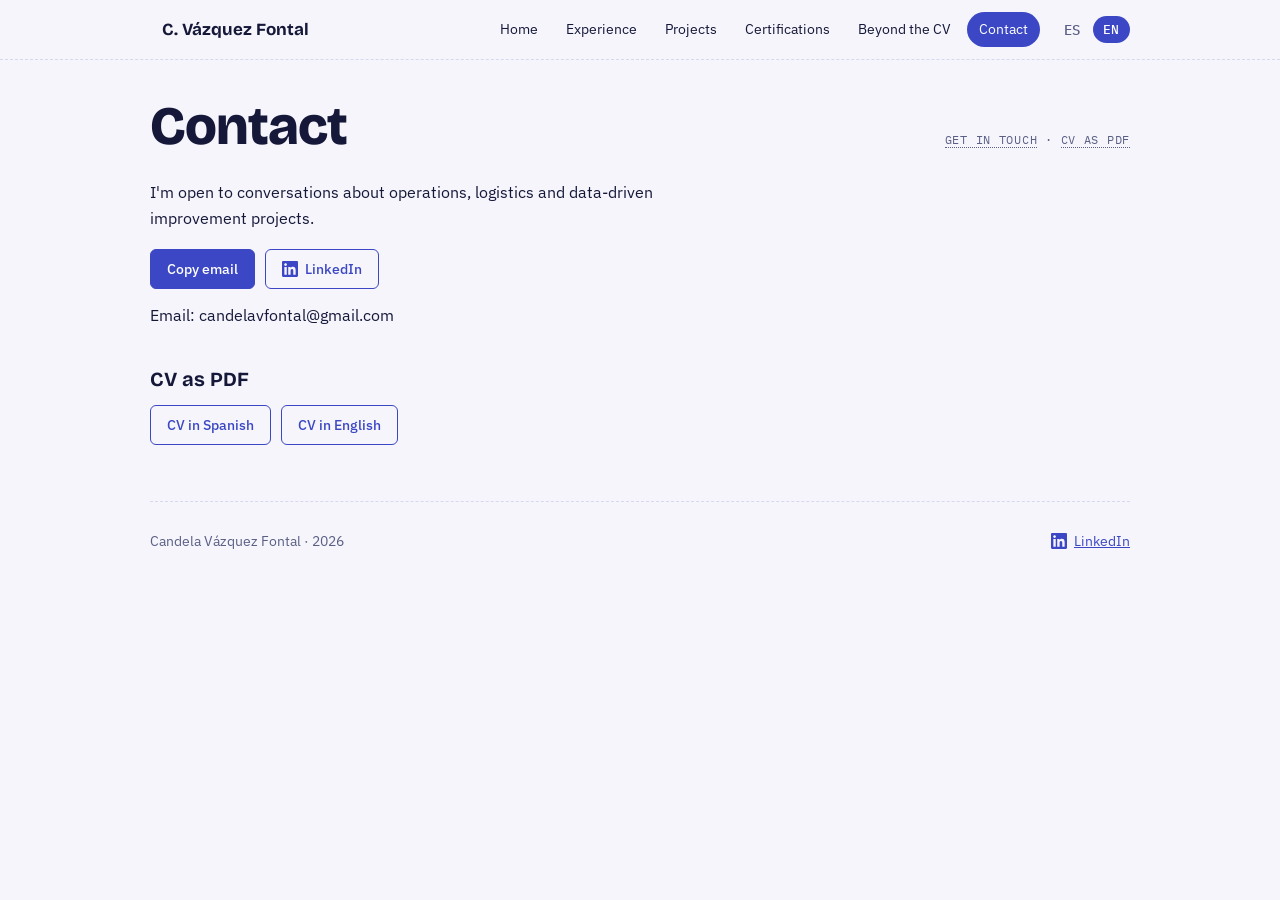
<file: en/contact/index.html>
<!doctype html>
<html lang="en">
<head>
<meta charset="utf-8">
<meta name="viewport" content="width=device-width,initial-scale=1">
<title>Contact · Candela Vázquez Fontal</title>
<meta name="description" content="Contact Candela Vázquez Fontal: LinkedIn, email and CV as PDF.">
<meta name="robots" content="noindex,follow">
<meta name="author" content="Candela Vázquez Fontal">
<link rel="canonical" href="https://candelavazquezfontal.github.io/en/contact/">
<meta property="og:type" content="website">
<meta property="og:locale" content="en_GB">
<meta property="og:locale:alternate" content="es_ES">
<meta property="og:site_name" content="Candela Vázquez Fontal">
<meta property="og:title" content="Contact · Candela Vázquez Fontal">
<meta property="og:description" content="Contact Candela Vázquez Fontal: LinkedIn, email and CV as PDF.">
<meta property="og:url" content="https://candelavazquezfontal.github.io/en/contact/">
<meta property="og:image" content="https://candelavazquezfontal.github.io/og-image.png">
<meta property="og:image:width" content="1200">
<meta property="og:image:height" content="630">
<meta property="og:image:alt" content="Candela Vázquez Fontal, Industrial Organisation Engineering. Operations, logistics and data.">
<meta name="twitter:card" content="summary_large_image">
<meta name="twitter:title" content="Contact · Candela Vázquez Fontal">
<meta name="twitter:description" content="Contact Candela Vázquez Fontal: LinkedIn, email and CV as PDF.">
<meta name="twitter:image" content="https://candelavazquezfontal.github.io/og-image.png">
<style>html{-webkit-text-size-adjust:100%}body{margin:0}img{max-width:100%}[hidden]{display:none!important}</style>
<link rel="preload" href="/fonts/BricolageGrotesque-800-normal-latin.woff2" as="font" type="font/woff2" crossorigin>
<link rel="stylesheet" href="/fonts/fonts.css">
<style>
/* Concepto: web como albarán de transporte. Cada sección es una hoja aparte; filas de manifiesto con fechas, códigos y separadores punteados tipo perforación. */
:root{
  --bg:#F5F5FB; --surface:#FFFFFF; --fg:#16183A; --muted:#5B5F85; --line:#D6D9EE;
  --accent:#3B47C4; --accent-soft:#E0E3FF; --on-accent:#FFFFFF;
  --ok:#1F7A4D; --ok-soft:#DDF3E7; --wip:#8A5200; --wip-soft:#FFEFD0;
  --f-display:'Bricolage Grotesque','Helvetica Neue',Arial,sans-serif;
  --f-body:'IBM Plex Sans','Helvetica Neue',Arial,sans-serif;
  --f-mono:'IBM Plex Mono',ui-monospace,Menlo,Consolas,monospace;
}
@media (prefers-color-scheme:dark){:root:not([data-theme="light"]){
  --bg:#0E1024; --surface:#161939; --fg:#E9EAF8; --muted:#9A9EC6; --line:#2B2F5E;
  --accent:#A3ADFF; --accent-soft:#252A66; --on-accent:#0E1024;
  --ok:#7ADCA6; --ok-soft:#173D2C; --wip:#FFC76B; --wip-soft:#46310E; color-scheme:dark}}
:root[data-theme="dark"]{
  --bg:#0E1024; --surface:#161939; --fg:#E9EAF8; --muted:#9A9EC6; --line:#2B2F5E;
  --accent:#A3ADFF; --accent-soft:#252A66; --on-accent:#0E1024;
  --ok:#7ADCA6; --ok-soft:#173D2C; --wip:#FFC76B; --wip-soft:#46310E; color-scheme:dark}
*{box-sizing:border-box}
body{background:var(--bg);color:var(--fg);font:16px/1.6 var(--f-body);padding-inline:20px}
.wrap{max-width:980px;margin-inline:auto}
a{color:var(--accent)}
:focus-visible{outline:2px solid var(--accent);outline-offset:3px;border-radius:3px}
.mono{font-family:var(--f-mono);font-size:12px;letter-spacing:.06em;text-transform:uppercase;color:var(--muted)}
h1,h2,h3{font-family:var(--f-display);text-wrap:balance;margin:0}

/* Navegación por secciones */
nav{position:sticky;top:env(safe-area-inset-top,0px);z-index:5;background:var(--bg);border-bottom:1px dashed var(--line);margin-inline:-20px;padding:10px 20px}
nav .wrap{display:flex;gap:8px 18px;align-items:center;flex-wrap:wrap;justify-content:space-between}
nav b{font-family:var(--f-display);font-size:17px}
nav ul{display:flex;gap:4px;list-style:none;margin:0;padding:0;flex-wrap:wrap}
nav a{display:block;color:var(--fg);text-decoration:none;font-size:14px;padding:5px 11px;border-radius:999px;border:1px solid transparent}
nav a:hover{border-color:var(--line)}
nav a[aria-current="page"]{background:var(--accent);color:var(--on-accent)}

.view{padding-block:40px 56px}
.view-head{display:flex;justify-content:space-between;align-items:baseline;gap:12px;flex-wrap:wrap;margin-bottom:26px}
.view-head h2{font-size:clamp(32px,6vw,54px);font-weight:800;letter-spacing:-.02em;line-height:1}
.view h3.sub{font-size:22px;font-weight:700;margin:36px 0 12px}
.view h3.sub:first-of-type{margin-top:0}

/* Inicio */
.hero{display:grid;grid-template-columns:1.5fr 1fr;gap:40px;align-items:start;padding-block:16px 40px}
.hero h1{font-size:clamp(40px,7vw,76px);line-height:.98;font-weight:800;letter-spacing:-.02em}
.hero h1 span{color:var(--accent)}
.hero p.lead{font-size:18px;max-width:52ch;color:var(--muted);margin:20px 0 0}
.cta{display:flex;gap:10px;flex-wrap:wrap;margin-top:24px}
.btn{font:500 14px var(--f-body);padding:10px 16px;border-radius:6px;border:1px solid var(--accent);background:var(--accent);color:var(--on-accent);text-decoration:none;cursor:pointer}
.btn.ghost{background:transparent;color:var(--accent)}
.label{background:var(--surface);border:1px dashed var(--line);border-radius:10px;padding:18px;min-width:0}
.label dl{margin:12px 0 0;display:grid;grid-template-columns:auto 1fr;gap:8px 14px;font-size:14px}
.label dt{font-family:var(--f-mono);font-size:11px;text-transform:uppercase;letter-spacing:.06em;color:var(--muted);padding-top:2px}
.label dd{margin:0;min-width:0;overflow-wrap:anywhere}
.about{display:grid;grid-template-columns:1.2fr 1fr;gap:32px;padding-block:36px;border-top:1px dashed var(--line)}
.about p{margin:0 0 12px;max-width:60ch}
.about .side{display:grid;gap:18px;align-content:start;min-width:0}
.about .side p{margin:0 0 8px}
.chips{display:flex;gap:8px;flex-wrap:wrap;margin:0;padding:0;list-style:none}
.chips li,.chip{font:500 13px var(--f-body);padding:5px 11px;border-radius:999px;border:1px solid var(--line);background:var(--surface);color:var(--fg)}
button.chip{cursor:pointer}
button.chip span{color:var(--muted);font-family:var(--f-mono);font-size:11px;margin-left:5px}
button.chip[aria-pressed="true"]{background:var(--accent);color:var(--on-accent);border-color:var(--accent)}
button.chip[aria-pressed="true"] span{color:var(--on-accent)}
.seek{padding-block:32px;border-top:1px dashed var(--line)}
.seek p:not(.mono){margin:6px 0 14px;max-width:62ch;font-size:17px}
.doors{display:grid;grid-template-columns:repeat(4,1fr);border-top:1px solid var(--fg)}
.doors a{display:block;padding:18px 14px 18px 0;text-decoration:none;color:var(--fg);border-bottom:1px dashed var(--line)}
.doors a+a{padding-left:14px;border-left:1px dashed var(--line)}
.doors b{display:block;font:700 20px var(--f-display);margin-top:6px}
.doors span.go{color:var(--accent);font-size:14px}
.doors a:hover b{color:var(--accent)}

/* Listas tipo manifiesto */
.tl{list-style:none;margin:0;padding:0;border-top:1px solid var(--fg)}
.tl>li{display:grid;grid-template-columns:170px 1fr;gap:6px 24px;padding-block:16px;border-bottom:1px dashed var(--line)}
.tl h4{font:700 19px var(--f-display);margin:0}
.tl .org{color:var(--muted);font-size:14px}
.tl p{margin:6px 0 0;font-size:15px;max-width:64ch}
.tl ul.pts{margin:6px 0 0;padding-left:18px;font-size:15px;max-width:64ch}
.tl .chips{margin-top:10px}
.tl .chips li{font-size:12px;padding:3px 9px}
.tools{display:flex;gap:8px;flex-wrap:wrap;align-items:center;margin-bottom:12px}
.tools .lab{flex:0 0 auto;margin-right:4px}
.field{font:400 14px var(--f-body);padding:7px 11px;border-radius:6px;border:1px solid var(--line);background:var(--surface);color:var(--fg);min-width:0;max-width:100%}
input.field{flex:1 1 200px;max-width:320px}
.count{display:block;margin:0 0 8px}
.rows{border-top:1px solid var(--fg)}
.row{display:grid;grid-template-columns:120px 1fr auto;gap:6px 20px;padding:13px 0;border-bottom:1px dashed var(--line);align-items:baseline}
.row h3{font-size:17px;font-weight:700}
.row .meta{color:var(--muted);font-size:14px;margin-top:2px}
.row .go{font-size:13px;white-space:nowrap}
.row .go .id{font-family:var(--f-mono);font-size:11px;color:var(--muted)}
.empty{color:var(--muted);padding:16px 0;margin:0}
#proj-list{border-top:1px solid var(--fg)}
details.proj{border-bottom:1px dashed var(--line)}
details.proj summary{display:grid;grid-template-columns:120px 1fr auto;gap:6px 20px;padding:16px 0;cursor:pointer;list-style:none;align-items:baseline}
details.proj summary::-webkit-details-marker{display:none}
details.proj summary h3{font-size:20px;font-weight:700}
details.proj summary .meta{color:var(--muted);font-size:14px}
details.proj summary .plus{font-family:var(--f-mono);color:var(--accent);font-size:20px;line-height:1;display:inline-block}
details.proj[open] .plus{transform:rotate(45deg)}
.proj-body{display:grid;grid-template-columns:120px 1fr;gap:0 20px;padding:0 0 22px}
.proj-body .in{grid-column:2;display:grid;grid-template-columns:1fr 1fr;gap:18px 28px;min-width:0}
.proj-body h4{font:500 11px var(--f-mono);letter-spacing:.06em;text-transform:uppercase;color:var(--muted);margin:0 0 4px}
.proj-body p{margin:0;font-size:15px;max-width:66ch}
.proj-body ul{margin:0;padding-left:18px;font-size:15px}
.proj-body .wide{grid-column:1/-1}
.tags{display:flex;gap:6px;flex-wrap:wrap}
.tags span{font-size:12px;padding:2px 9px;border-radius:999px;border:1px solid var(--line);color:var(--muted)}
.honor{display:inline-block;font:500 11px var(--f-mono);letter-spacing:.05em;text-transform:uppercase;padding:3px 8px;border-radius:4px;background:var(--ok-soft);color:var(--ok)}
.draft{background:var(--wip-soft);color:var(--fg);border-left:3px solid var(--wip);padding:10px 12px;font-size:14px}
.draft b{font:500 11px var(--f-mono);letter-spacing:.06em;text-transform:uppercase;color:var(--wip);display:block;margin-bottom:2px}
p.draft{margin:18px 0 0}
body.clean .draft{display:none}
footer{padding-block:28px 48px;border-top:1px dashed var(--line);display:flex;justify-content:space-between;align-items:center;gap:16px;flex-wrap:wrap;color:var(--muted);font-size:14px}
footer button{font:500 13px var(--f-body);padding:6px 12px;border-radius:6px;border:1px solid var(--line);background:var(--surface);color:var(--fg);cursor:pointer}
@media (max-width:760px){
  .hero,.about{grid-template-columns:1fr}
  .hero{gap:28px;padding-block:8px 32px}
  .doors{grid-template-columns:1fr}
  .doors a+a{padding-left:0;border-left:0}
  .tl>li{grid-template-columns:1fr}
  .row,details.proj summary{grid-template-columns:1fr auto}
  .row>:first-child,details.proj summary>:first-child{grid-column:1/-1}
  .row>div{grid-column:1/-1}
  .row .go{grid-column:1/-1;white-space:normal}
  .proj-body{grid-template-columns:1fr}
  .proj-body .in{grid-column:1;grid-template-columns:1fr}
}
.langsw{display:flex;gap:2px;align-items:center;font:500 13px var(--f-mono);letter-spacing:.04em}
.langsw a,.langsw span{padding:4px 9px;border-radius:999px;border:1px solid transparent;text-decoration:none;color:var(--muted)}
.langsw a:hover{border-color:var(--line);color:var(--fg)}
.langsw span[aria-current="true"]{background:var(--accent);color:var(--on-accent)}
nav .wrap .navr{display:flex;gap:10px 14px;align-items:center;flex-wrap:wrap}
.note-sm{color:var(--muted);font-size:14px;max-width:62ch}
@media (max-width:760px){
  nav .wrap .navr{display:contents}
  nav .wrap>a{order:1}
  nav .wrap .langsw{order:2;margin-left:auto}
  nav .wrap .navr ul{order:3;flex-basis:100%}
}

/* Más allá del CV */
.beyond{display:flex;gap:22px;align-items:center;margin:0 0 26px;flex-wrap:wrap}
.beyond img{width:140px;height:140px;border-radius:50%;object-fit:cover;border:1px dashed var(--line);padding:4px;background:var(--surface)}
.beyond .lead2{margin:0;max-width:52ch;font-size:18px;color:var(--muted);flex:1 1 260px}
h5.mini{font:500 11px var(--f-mono);letter-spacing:.06em;text-transform:uppercase;color:var(--muted);margin:16px 0 6px}
ul.books{list-style:none;margin:0;padding:0;display:grid;gap:10px;font-size:15px}
ul.books b{font-family:var(--f-display);font-size:16px}
ul.books span{color:var(--muted);font-size:14px}
.tl>li>.mono{padding-top:3px}
@media (min-width:761px) and (max-width:900px){.doors{grid-template-columns:repeat(2,1fr)}.doors a:nth-child(3){padding-left:0;border-left:0}}

.jump{display:flex;gap:8px;flex-wrap:wrap;align-items:center;margin:0 0 24px}
.jump .mono{margin-right:4px}
.jump a{font:500 13px var(--f-body);padding:5px 11px;border-radius:999px;border:1px solid var(--line);background:var(--surface);color:var(--fg);text-decoration:none}
.jump a:hover{border-color:var(--accent);color:var(--accent)}
[id]{scroll-margin-top:84px}
.view h2.sub{font-size:22px;font-weight:700;margin:36px 0 12px}
.view h2.sub:first-of-type{margin-top:0}
.lilink{display:inline-flex;align-items:center;gap:7px}
.lilink svg{flex:0 0 auto}

.mono.sect a{color:inherit;text-decoration:none;border-bottom:1px dotted var(--muted)}
.mono.sect a:hover{color:var(--accent);border-color:var(--accent)}
.chips li a{color:inherit;text-decoration:none;border-bottom:1px dotted var(--accent)}
.chips li a:hover{color:var(--accent)}
.view-head .sect{max-width:46ch;text-align:right}
@media (max-width:760px){.view-head .sect{text-align:left}}

</style>
</head>
<body>
<nav aria-label="Sections"><div class="wrap"><a href="/en/" style="text-decoration:none;color:inherit"><b>C. Vázquez Fontal</b></a><div class="navr"><ul><li><a href="/en/">Home</a></li><li><a href="/en/experience/">Experience</a></li><li><a href="/en/projects/">Projects</a></li><li><a href="/en/certifications/">Certifications</a></li><li><a href="/en/beyond-the-cv/">Beyond the CV</a></li><li><a href="/en/contact/" aria-current="page">Contact</a></li></ul><div class="langsw" role="group" aria-label="Language"><a href="/contacto/" hreflang="es" lang="es" data-setlang="es">ES</a><span aria-current="true" lang="en">EN</span></div></div></div></nav>
<main class="wrap">
<section class="view" id="v-contacto">
  <div class="view-head"><h1 style="font-size:clamp(32px,6vw,54px);font-weight:800;letter-spacing:-.02em;line-height:1">Contact</h1><span class="mono sect"><a href="#escribeme">Get in touch</a> · <a href="#cv">CV as PDF</a></span></div>
  <p id="escribeme" style="margin:0 0 18px;max-width:56ch">I&#x27;m open to conversations about operations, logistics and data-driven improvement projects.</p>
  <div class="cta" style="margin-top:0">
    <button class="btn" id="copy-mail" type="button">Copy email</button>
    <a class="btn ghost lilink" href="https://www.linkedin.com/in/candela-vazquez-fontal" target="_blank" rel="noopener"><svg class="li" viewBox="0 0 24 24" width="16" height="16" aria-hidden="true" focusable="false"><path fill="currentColor" d="M20.447 20.452h-3.554v-5.569c0-1.328-.027-3.037-1.852-3.037-1.853 0-2.136 1.445-2.136 2.939v5.667H9.351V9h3.414v1.561h.046c.477-.9 1.637-1.85 3.37-1.85 3.601 0 4.267 2.37 4.267 5.455v6.286zM5.337 7.433c-1.144 0-2.063-.926-2.063-2.065 0-1.138.92-2.063 2.063-2.063 1.14 0 2.064.925 2.064 2.063 0 1.139-.925 2.065-2.064 2.065zm1.782 13.019H3.555V9h3.564v11.452zM22.225 0H1.771C.792 0 0 .774 0 1.729v20.542C0 23.227.792 24 1.771 24h20.451C23.2 24 24 23.227 24 22.271V1.729C24 .774 23.2 0 22.222 0h.003z"/></svg>LinkedIn</a>
  </div>
  <p style="margin:14px 0 0">Email: <span id="mail" data-e="bW9jLmxpYW1nQGxhdG5vZnZhbGVkbmFj" style="user-select:all"></span><noscript>Turn on JavaScript to see the email, or message me on LinkedIn.</noscript></p>
  <h2 class="sub" id="cv" style="font-size:20px;margin:34px 0 10px">CV as PDF</h2>
  <div class="cta" style="margin-top:0">
    <a class="btn ghost" href="/cv/Candela-Vazquez-Fontal-CV-ES.pdf" target="_blank" rel="noopener">CV in Spanish</a>
    <a class="btn ghost" href="/cv/Candela-Vazquez-Fontal-CV-EN.pdf" target="_blank" rel="noopener">CV in English</a>
  </div>
</section>
</main>
<div class="wrap"><footer><span>Candela Vázquez Fontal · 2026</span><a class="lilink" href="https://www.linkedin.com/in/candela-vazquez-fontal" target="_blank" rel="noopener"><svg class="li" viewBox="0 0 24 24" width="16" height="16" aria-hidden="true" focusable="false"><path fill="currentColor" d="M20.447 20.452h-3.554v-5.569c0-1.328-.027-3.037-1.852-3.037-1.853 0-2.136 1.445-2.136 2.939v5.667H9.351V9h3.414v1.561h.046c.477-.9 1.637-1.85 3.37-1.85 3.601 0 4.267 2.37 4.267 5.455v6.286zM5.337 7.433c-1.144 0-2.063-.926-2.063-2.065 0-1.138.92-2.063 2.063-2.063 1.14 0 2.064.925 2.064 2.063 0 1.139-.925 2.065-2.064 2.065zm1.782 13.019H3.555V9h3.564v11.452zM22.225 0H1.771C.792 0 0 .774 0 1.729v20.542C0 23.227.792 24 1.771 24h20.451C23.2 24 24 23.227 24 22.271V1.729C24 .774 23.2 0 22.222 0h.003z"/></svg>LinkedIn</a></footer></div>
<script>
try{document.querySelectorAll("[data-setlang]").forEach(function(a){a.addEventListener("click",function(){localStorage.setItem("lang",a.dataset.setlang)})})}catch(_){}
(function(){var m=document.getElementById("mail");m.textContent=atob(m.dataset.e).split("").reverse().join("")})();
document.getElementById("copy-mail").onclick=async function(ev){
  var b=ev.currentTarget,txt=document.getElementById("mail").textContent;
  try{await navigator.clipboard.writeText(txt);b.textContent="Email copied"}
  catch(_){var r=document.createRange();r.selectNodeContents(document.getElementById("mail"));var s=getSelection();s.removeAllRanges();s.addRange(r);b.textContent="Select and copy"}
  setTimeout(function(){b.textContent="Copy email"},2200);
};
</script>
</body>
</html>
</file>
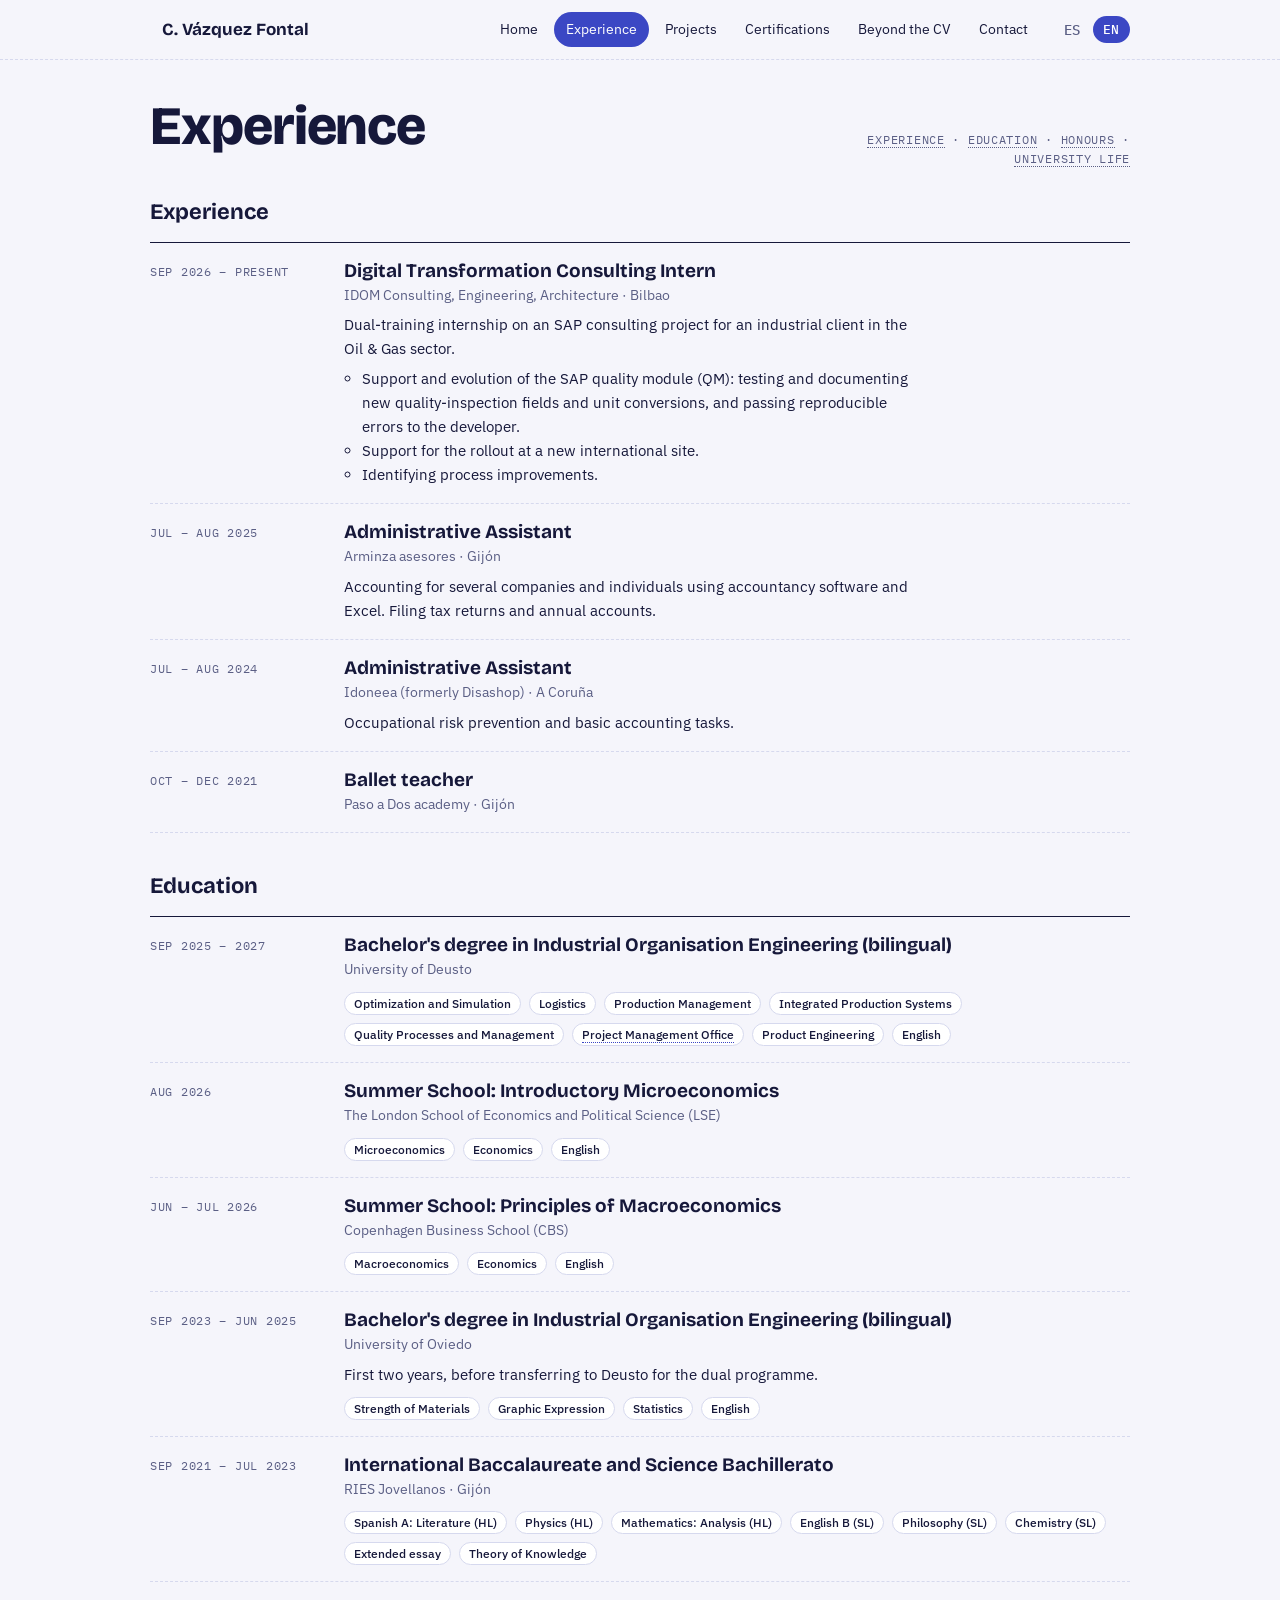
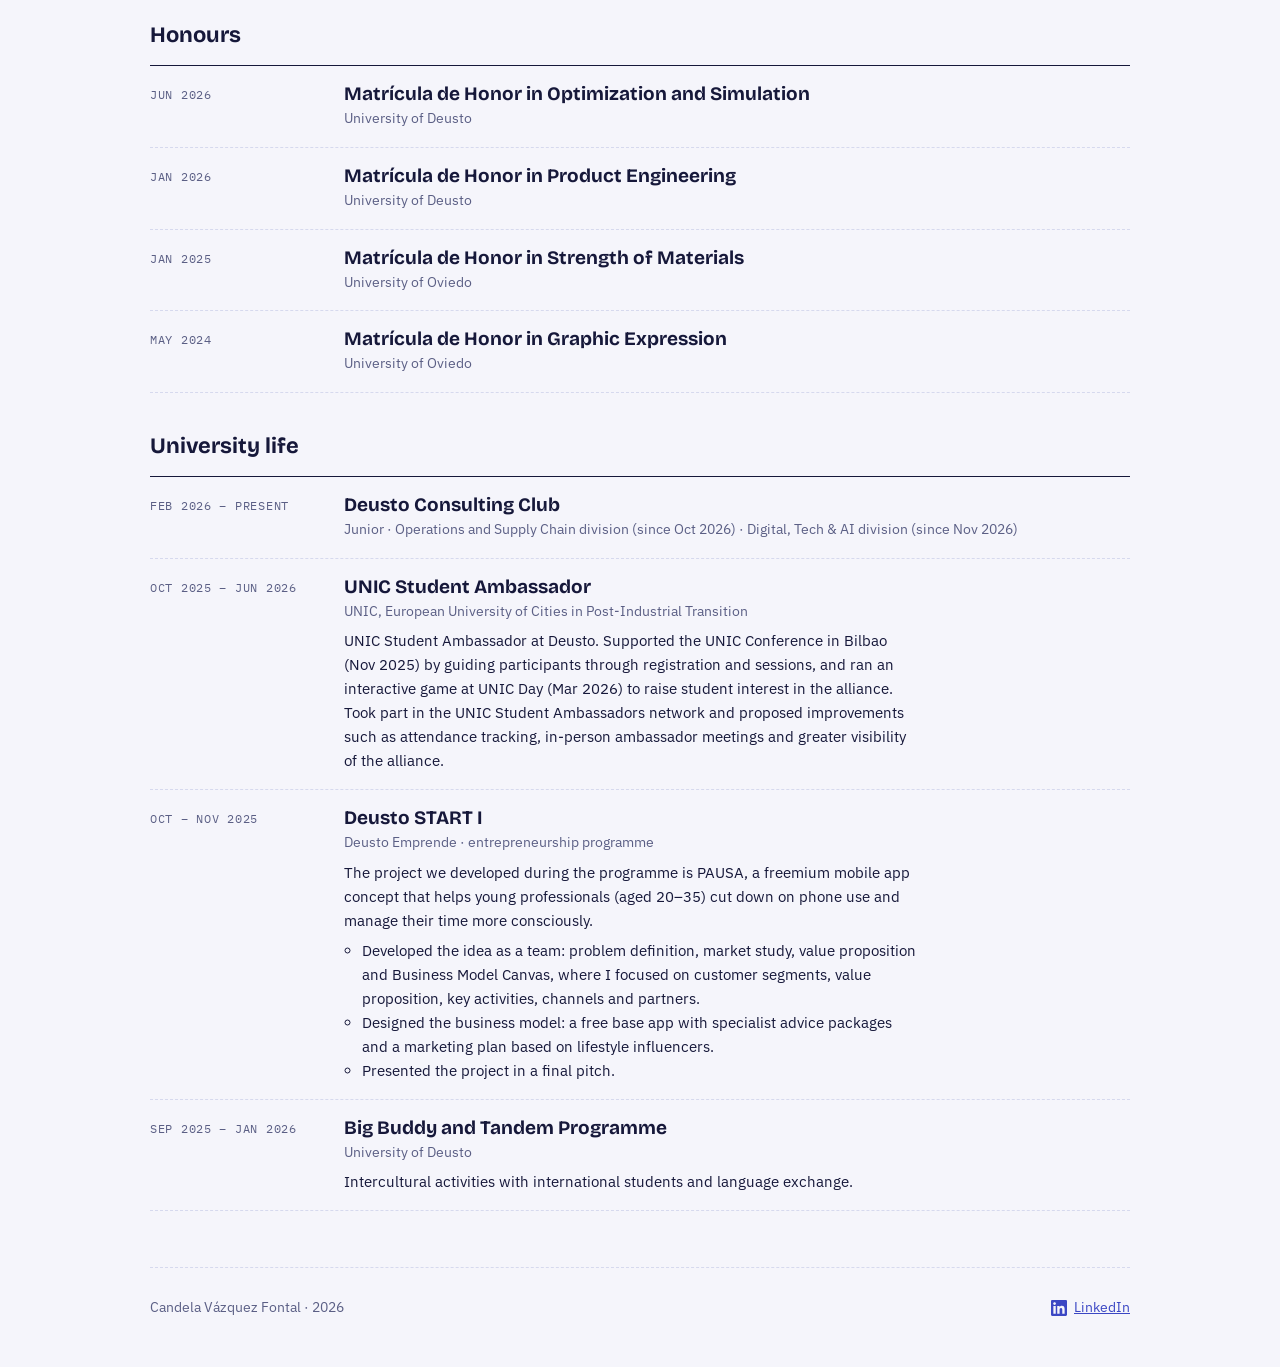
<file: en/experience/index.html>
<!doctype html>
<html lang="en">
<head>
<meta charset="utf-8">
<meta name="viewport" content="width=device-width,initial-scale=1">
<title>Experience · Candela Vázquez Fontal</title>
<meta name="description" content="Experience, education, honours and university life of Candela Vázquez Fontal: IDOM, University of Deusto, LSE, CBS and University of Oviedo.">
<meta name="robots" content="noindex,follow">
<meta name="author" content="Candela Vázquez Fontal">
<link rel="canonical" href="https://candelavazquezfontal.github.io/en/experience/">
<meta property="og:type" content="website">
<meta property="og:locale" content="en_GB">
<meta property="og:locale:alternate" content="es_ES">
<meta property="og:site_name" content="Candela Vázquez Fontal">
<meta property="og:title" content="Experience · Candela Vázquez Fontal">
<meta property="og:description" content="Experience, education, honours and university life of Candela Vázquez Fontal: IDOM, University of Deusto, LSE, CBS and University of Oviedo.">
<meta property="og:url" content="https://candelavazquezfontal.github.io/en/experience/">
<meta property="og:image" content="https://candelavazquezfontal.github.io/og-image.png">
<meta property="og:image:width" content="1200">
<meta property="og:image:height" content="630">
<meta property="og:image:alt" content="Candela Vázquez Fontal, Industrial Organisation Engineering. Operations, logistics and data.">
<meta name="twitter:card" content="summary_large_image">
<meta name="twitter:title" content="Experience · Candela Vázquez Fontal">
<meta name="twitter:description" content="Experience, education, honours and university life of Candela Vázquez Fontal: IDOM, University of Deusto, LSE, CBS and University of Oviedo.">
<meta name="twitter:image" content="https://candelavazquezfontal.github.io/og-image.png">
<style>html{-webkit-text-size-adjust:100%}body{margin:0}img{max-width:100%}[hidden]{display:none!important}</style>
<link rel="preload" href="/fonts/BricolageGrotesque-800-normal-latin.woff2" as="font" type="font/woff2" crossorigin>
<link rel="stylesheet" href="/fonts/fonts.css">
<style>
/* Concepto: web como albarán de transporte. Cada sección es una hoja aparte; filas de manifiesto con fechas, códigos y separadores punteados tipo perforación. */
:root{
  --bg:#F5F5FB; --surface:#FFFFFF; --fg:#16183A; --muted:#5B5F85; --line:#D6D9EE;
  --accent:#3B47C4; --accent-soft:#E0E3FF; --on-accent:#FFFFFF;
  --ok:#1F7A4D; --ok-soft:#DDF3E7; --wip:#8A5200; --wip-soft:#FFEFD0;
  --f-display:'Bricolage Grotesque','Helvetica Neue',Arial,sans-serif;
  --f-body:'IBM Plex Sans','Helvetica Neue',Arial,sans-serif;
  --f-mono:'IBM Plex Mono',ui-monospace,Menlo,Consolas,monospace;
}
@media (prefers-color-scheme:dark){:root:not([data-theme="light"]){
  --bg:#0E1024; --surface:#161939; --fg:#E9EAF8; --muted:#9A9EC6; --line:#2B2F5E;
  --accent:#A3ADFF; --accent-soft:#252A66; --on-accent:#0E1024;
  --ok:#7ADCA6; --ok-soft:#173D2C; --wip:#FFC76B; --wip-soft:#46310E; color-scheme:dark}}
:root[data-theme="dark"]{
  --bg:#0E1024; --surface:#161939; --fg:#E9EAF8; --muted:#9A9EC6; --line:#2B2F5E;
  --accent:#A3ADFF; --accent-soft:#252A66; --on-accent:#0E1024;
  --ok:#7ADCA6; --ok-soft:#173D2C; --wip:#FFC76B; --wip-soft:#46310E; color-scheme:dark}
*{box-sizing:border-box}
body{background:var(--bg);color:var(--fg);font:16px/1.6 var(--f-body);padding-inline:20px}
.wrap{max-width:980px;margin-inline:auto}
a{color:var(--accent)}
:focus-visible{outline:2px solid var(--accent);outline-offset:3px;border-radius:3px}
.mono{font-family:var(--f-mono);font-size:12px;letter-spacing:.06em;text-transform:uppercase;color:var(--muted)}
h1,h2,h3{font-family:var(--f-display);text-wrap:balance;margin:0}

/* Navegación por secciones */
nav{position:sticky;top:env(safe-area-inset-top,0px);z-index:5;background:var(--bg);border-bottom:1px dashed var(--line);margin-inline:-20px;padding:10px 20px}
nav .wrap{display:flex;gap:8px 18px;align-items:center;flex-wrap:wrap;justify-content:space-between}
nav b{font-family:var(--f-display);font-size:17px}
nav ul{display:flex;gap:4px;list-style:none;margin:0;padding:0;flex-wrap:wrap}
nav a{display:block;color:var(--fg);text-decoration:none;font-size:14px;padding:5px 11px;border-radius:999px;border:1px solid transparent}
nav a:hover{border-color:var(--line)}
nav a[aria-current="page"]{background:var(--accent);color:var(--on-accent)}

.view{padding-block:40px 56px}
.view-head{display:flex;justify-content:space-between;align-items:baseline;gap:12px;flex-wrap:wrap;margin-bottom:26px}
.view-head h2{font-size:clamp(32px,6vw,54px);font-weight:800;letter-spacing:-.02em;line-height:1}
.view h3.sub{font-size:22px;font-weight:700;margin:36px 0 12px}
.view h3.sub:first-of-type{margin-top:0}

/* Inicio */
.hero{display:grid;grid-template-columns:1.5fr 1fr;gap:40px;align-items:start;padding-block:16px 40px}
.hero h1{font-size:clamp(40px,7vw,76px);line-height:.98;font-weight:800;letter-spacing:-.02em}
.hero h1 span{color:var(--accent)}
.hero p.lead{font-size:18px;max-width:52ch;color:var(--muted);margin:20px 0 0}
.cta{display:flex;gap:10px;flex-wrap:wrap;margin-top:24px}
.btn{font:500 14px var(--f-body);padding:10px 16px;border-radius:6px;border:1px solid var(--accent);background:var(--accent);color:var(--on-accent);text-decoration:none;cursor:pointer}
.btn.ghost{background:transparent;color:var(--accent)}
.label{background:var(--surface);border:1px dashed var(--line);border-radius:10px;padding:18px;min-width:0}
.label dl{margin:12px 0 0;display:grid;grid-template-columns:auto 1fr;gap:8px 14px;font-size:14px}
.label dt{font-family:var(--f-mono);font-size:11px;text-transform:uppercase;letter-spacing:.06em;color:var(--muted);padding-top:2px}
.label dd{margin:0;min-width:0;overflow-wrap:anywhere}
.about{display:grid;grid-template-columns:1.2fr 1fr;gap:32px;padding-block:36px;border-top:1px dashed var(--line)}
.about p{margin:0 0 12px;max-width:60ch}
.about .side{display:grid;gap:18px;align-content:start;min-width:0}
.about .side p{margin:0 0 8px}
.chips{display:flex;gap:8px;flex-wrap:wrap;margin:0;padding:0;list-style:none}
.chips li,.chip{font:500 13px var(--f-body);padding:5px 11px;border-radius:999px;border:1px solid var(--line);background:var(--surface);color:var(--fg)}
button.chip{cursor:pointer}
button.chip span{color:var(--muted);font-family:var(--f-mono);font-size:11px;margin-left:5px}
button.chip[aria-pressed="true"]{background:var(--accent);color:var(--on-accent);border-color:var(--accent)}
button.chip[aria-pressed="true"] span{color:var(--on-accent)}
.seek{padding-block:32px;border-top:1px dashed var(--line)}
.seek p:not(.mono){margin:6px 0 14px;max-width:62ch;font-size:17px}
.doors{display:grid;grid-template-columns:repeat(4,1fr);border-top:1px solid var(--fg)}
.doors a{display:block;padding:18px 14px 18px 0;text-decoration:none;color:var(--fg);border-bottom:1px dashed var(--line)}
.doors a+a{padding-left:14px;border-left:1px dashed var(--line)}
.doors b{display:block;font:700 20px var(--f-display);margin-top:6px}
.doors span.go{color:var(--accent);font-size:14px}
.doors a:hover b{color:var(--accent)}

/* Listas tipo manifiesto */
.tl{list-style:none;margin:0;padding:0;border-top:1px solid var(--fg)}
.tl>li{display:grid;grid-template-columns:170px 1fr;gap:6px 24px;padding-block:16px;border-bottom:1px dashed var(--line)}
.tl h4{font:700 19px var(--f-display);margin:0}
.tl .org{color:var(--muted);font-size:14px}
.tl p{margin:6px 0 0;font-size:15px;max-width:64ch}
.tl ul.pts{margin:6px 0 0;padding-left:18px;font-size:15px;max-width:64ch}
.tl .chips{margin-top:10px}
.tl .chips li{font-size:12px;padding:3px 9px}
.tools{display:flex;gap:8px;flex-wrap:wrap;align-items:center;margin-bottom:12px}
.tools .lab{flex:0 0 auto;margin-right:4px}
.field{font:400 14px var(--f-body);padding:7px 11px;border-radius:6px;border:1px solid var(--line);background:var(--surface);color:var(--fg);min-width:0;max-width:100%}
input.field{flex:1 1 200px;max-width:320px}
.count{display:block;margin:0 0 8px}
.rows{border-top:1px solid var(--fg)}
.row{display:grid;grid-template-columns:120px 1fr auto;gap:6px 20px;padding:13px 0;border-bottom:1px dashed var(--line);align-items:baseline}
.row h3{font-size:17px;font-weight:700}
.row .meta{color:var(--muted);font-size:14px;margin-top:2px}
.row .go{font-size:13px;white-space:nowrap}
.row .go .id{font-family:var(--f-mono);font-size:11px;color:var(--muted)}
.empty{color:var(--muted);padding:16px 0;margin:0}
#proj-list{border-top:1px solid var(--fg)}
details.proj{border-bottom:1px dashed var(--line)}
details.proj summary{display:grid;grid-template-columns:120px 1fr auto;gap:6px 20px;padding:16px 0;cursor:pointer;list-style:none;align-items:baseline}
details.proj summary::-webkit-details-marker{display:none}
details.proj summary h3{font-size:20px;font-weight:700}
details.proj summary .meta{color:var(--muted);font-size:14px}
details.proj summary .plus{font-family:var(--f-mono);color:var(--accent);font-size:20px;line-height:1;display:inline-block}
details.proj[open] .plus{transform:rotate(45deg)}
.proj-body{display:grid;grid-template-columns:120px 1fr;gap:0 20px;padding:0 0 22px}
.proj-body .in{grid-column:2;display:grid;grid-template-columns:1fr 1fr;gap:18px 28px;min-width:0}
.proj-body h4{font:500 11px var(--f-mono);letter-spacing:.06em;text-transform:uppercase;color:var(--muted);margin:0 0 4px}
.proj-body p{margin:0;font-size:15px;max-width:66ch}
.proj-body ul{margin:0;padding-left:18px;font-size:15px}
.proj-body .wide{grid-column:1/-1}
.tags{display:flex;gap:6px;flex-wrap:wrap}
.tags span{font-size:12px;padding:2px 9px;border-radius:999px;border:1px solid var(--line);color:var(--muted)}
.honor{display:inline-block;font:500 11px var(--f-mono);letter-spacing:.05em;text-transform:uppercase;padding:3px 8px;border-radius:4px;background:var(--ok-soft);color:var(--ok)}
.draft{background:var(--wip-soft);color:var(--fg);border-left:3px solid var(--wip);padding:10px 12px;font-size:14px}
.draft b{font:500 11px var(--f-mono);letter-spacing:.06em;text-transform:uppercase;color:var(--wip);display:block;margin-bottom:2px}
p.draft{margin:18px 0 0}
body.clean .draft{display:none}
footer{padding-block:28px 48px;border-top:1px dashed var(--line);display:flex;justify-content:space-between;align-items:center;gap:16px;flex-wrap:wrap;color:var(--muted);font-size:14px}
footer button{font:500 13px var(--f-body);padding:6px 12px;border-radius:6px;border:1px solid var(--line);background:var(--surface);color:var(--fg);cursor:pointer}
@media (max-width:760px){
  .hero,.about{grid-template-columns:1fr}
  .hero{gap:28px;padding-block:8px 32px}
  .doors{grid-template-columns:1fr}
  .doors a+a{padding-left:0;border-left:0}
  .tl>li{grid-template-columns:1fr}
  .row,details.proj summary{grid-template-columns:1fr auto}
  .row>:first-child,details.proj summary>:first-child{grid-column:1/-1}
  .row>div{grid-column:1/-1}
  .row .go{grid-column:1/-1;white-space:normal}
  .proj-body{grid-template-columns:1fr}
  .proj-body .in{grid-column:1;grid-template-columns:1fr}
}
.langsw{display:flex;gap:2px;align-items:center;font:500 13px var(--f-mono);letter-spacing:.04em}
.langsw a,.langsw span{padding:4px 9px;border-radius:999px;border:1px solid transparent;text-decoration:none;color:var(--muted)}
.langsw a:hover{border-color:var(--line);color:var(--fg)}
.langsw span[aria-current="true"]{background:var(--accent);color:var(--on-accent)}
nav .wrap .navr{display:flex;gap:10px 14px;align-items:center;flex-wrap:wrap}
.note-sm{color:var(--muted);font-size:14px;max-width:62ch}
@media (max-width:760px){
  nav .wrap .navr{display:contents}
  nav .wrap>a{order:1}
  nav .wrap .langsw{order:2;margin-left:auto}
  nav .wrap .navr ul{order:3;flex-basis:100%}
}

/* Más allá del CV */
.beyond{display:flex;gap:22px;align-items:center;margin:0 0 26px;flex-wrap:wrap}
.beyond img{width:140px;height:140px;border-radius:50%;object-fit:cover;border:1px dashed var(--line);padding:4px;background:var(--surface)}
.beyond .lead2{margin:0;max-width:52ch;font-size:18px;color:var(--muted);flex:1 1 260px}
h5.mini{font:500 11px var(--f-mono);letter-spacing:.06em;text-transform:uppercase;color:var(--muted);margin:16px 0 6px}
ul.books{list-style:none;margin:0;padding:0;display:grid;gap:10px;font-size:15px}
ul.books b{font-family:var(--f-display);font-size:16px}
ul.books span{color:var(--muted);font-size:14px}
.tl>li>.mono{padding-top:3px}
@media (min-width:761px) and (max-width:900px){.doors{grid-template-columns:repeat(2,1fr)}.doors a:nth-child(3){padding-left:0;border-left:0}}

.jump{display:flex;gap:8px;flex-wrap:wrap;align-items:center;margin:0 0 24px}
.jump .mono{margin-right:4px}
.jump a{font:500 13px var(--f-body);padding:5px 11px;border-radius:999px;border:1px solid var(--line);background:var(--surface);color:var(--fg);text-decoration:none}
.jump a:hover{border-color:var(--accent);color:var(--accent)}
[id]{scroll-margin-top:84px}
.view h2.sub{font-size:22px;font-weight:700;margin:36px 0 12px}
.view h2.sub:first-of-type{margin-top:0}
.lilink{display:inline-flex;align-items:center;gap:7px}
.lilink svg{flex:0 0 auto}

.mono.sect a{color:inherit;text-decoration:none;border-bottom:1px dotted var(--muted)}
.mono.sect a:hover{color:var(--accent);border-color:var(--accent)}
.chips li a{color:inherit;text-decoration:none;border-bottom:1px dotted var(--accent)}
.chips li a:hover{color:var(--accent)}
.view-head .sect{max-width:46ch;text-align:right}
@media (max-width:760px){.view-head .sect{text-align:left}}

</style>
</head>
<body>
<nav aria-label="Sections"><div class="wrap"><a href="/en/" style="text-decoration:none;color:inherit"><b>C. Vázquez Fontal</b></a><div class="navr"><ul><li><a href="/en/">Home</a></li><li><a href="/en/experience/" aria-current="page">Experience</a></li><li><a href="/en/projects/">Projects</a></li><li><a href="/en/certifications/">Certifications</a></li><li><a href="/en/beyond-the-cv/">Beyond the CV</a></li><li><a href="/en/contact/">Contact</a></li></ul><div class="langsw" role="group" aria-label="Language"><a href="/trayectoria/" hreflang="es" lang="es" data-setlang="es">ES</a><span aria-current="true" lang="en">EN</span></div></div></div></nav>
<main class="wrap">
<section class="view" id="v-trayectoria">
  <div class="view-head"><h1 style="font-size:clamp(32px,6vw,54px);font-weight:800;letter-spacing:-.02em;line-height:1">Experience</h1><span class="mono sect"><a href="#experience">Experience</a> · <a href="#education">Education</a> · <a href="#honours">Honours</a> · <a href="#university-life">University life</a></span></div>
  <h2 class="sub" id="experience">Experience</h2>
  <ol class="tl">
    <li><span class="mono">Sep 2026 – present</span><div><h4>Digital Transformation Consulting Intern</h4><span class="org">IDOM Consulting, Engineering, Architecture · Bilbao</span><p>Dual-training internship on an SAP consulting project for an industrial client in the Oil &amp; Gas sector.</p><ul class="pts"><li>Support and evolution of the SAP quality module (QM): testing and documenting new quality-inspection fields and unit conversions, and passing reproducible errors to the developer.</li><li>Support for the rollout at a new international site.</li><li>Identifying process improvements.</li></ul></div></li>
    <li><span class="mono">Jul – Aug 2025</span><div><h4>Administrative Assistant</h4><span class="org">Arminza asesores · Gijón</span><p>Accounting for several companies and individuals using accountancy software and Excel. Filing tax returns and annual accounts.</p></div></li>
    <li><span class="mono">Jul – Aug 2024</span><div><h4>Administrative Assistant</h4><span class="org">Idoneea (formerly Disashop) · A Coruña</span><p>Occupational risk prevention and basic accounting tasks.</p></div></li>
    <li><span class="mono">Oct – Dec 2021</span><div><h4>Ballet teacher</h4><span class="org">Paso a Dos academy · Gijón</span></div></li>
  </ol>
  <h2 class="sub" id="education">Education</h2>
  <ol class="tl">
    <li><span class="mono">Sep 2025 – 2027</span><div><h4>Bachelor&#x27;s degree in Industrial Organisation Engineering (bilingual)</h4><span class="org">University of Deusto</span><ul class="chips"><li>Optimization and Simulation</li><li>Logistics</li><li>Production Management</li><li>Integrated Production Systems</li><li>Quality Processes and Management</li><li><a href="/en/beyond-the-cv/#ideas-in-the-making">Project Management Office</a></li><li>Product Engineering</li><li>English</li></ul></div></li>
    <li><span class="mono">Aug 2026</span><div><h4>Summer School: Introductory Microeconomics</h4><span class="org">The London School of Economics and Political Science (LSE)</span><ul class="chips"><li>Microeconomics</li><li>Economics</li><li>English</li></ul></div></li>
    <li><span class="mono">Jun – Jul 2026</span><div><h4>Summer School: Principles of Macroeconomics</h4><span class="org">Copenhagen Business School (CBS)</span><ul class="chips"><li>Macroeconomics</li><li>Economics</li><li>English</li></ul></div></li>
    <li><span class="mono">Sep 2023 – Jun 2025</span><div><h4>Bachelor&#x27;s degree in Industrial Organisation Engineering (bilingual)</h4><span class="org">University of Oviedo</span><p>First two years, before transferring to Deusto for the dual programme.</p><ul class="chips"><li>Strength of Materials</li><li>Graphic Expression</li><li>Statistics</li><li>English</li></ul></div></li>
    <li><span class="mono">Sep 2021 – Jul 2023</span><div><h4>International Baccalaureate and Science Bachillerato</h4><span class="org">RIES Jovellanos · Gijón</span><ul class="chips"><li>Spanish A: Literature (HL)</li><li>Physics (HL)</li><li>Mathematics: Analysis (HL)</li><li>English B (SL)</li><li>Philosophy (SL)</li><li>Chemistry (SL)</li><li>Extended essay</li><li>Theory of Knowledge</li></ul></div></li>
  </ol>
  <h2 class="sub" id="honours">Honours</h2>
  <ol class="tl">
    <li><span class="mono">Jun 2026</span><div><h4>Matrícula de Honor in Optimization and Simulation</h4><span class="org">University of Deusto</span></div></li>
    <li><span class="mono">Jan 2026</span><div><h4>Matrícula de Honor in Product Engineering</h4><span class="org">University of Deusto</span></div></li>
    <li><span class="mono">Jan 2025</span><div><h4>Matrícula de Honor in Strength of Materials</h4><span class="org">University of Oviedo</span></div></li>
    <li><span class="mono">May 2024</span><div><h4>Matrícula de Honor in Graphic Expression</h4><span class="org">University of Oviedo</span></div></li>
  </ol>
  <h2 class="sub" id="university-life">University life</h2>
  <ol class="tl">
    <li><span class="mono">Feb 2026 – present</span><div><h4>Deusto Consulting Club</h4><span class="org">Junior · Operations and Supply Chain division (since Oct 2026) · Digital, Tech &amp; AI division (since Nov 2026)</span></div></li>
    <li><span class="mono">Oct 2025 – Jun 2026</span><div><h4>UNIC Student Ambassador</h4><span class="org">UNIC, European University of Cities in Post-Industrial Transition</span><p>UNIC Student Ambassador at Deusto. Supported the UNIC Conference in Bilbao (Nov 2025) by guiding participants through registration and sessions, and ran an interactive game at UNIC Day (Mar 2026) to raise student interest in the alliance. Took part in the UNIC Student Ambassadors network and proposed improvements such as attendance tracking, in-person ambassador meetings and greater visibility of the alliance.</p></div></li>
    <li><span class="mono">Oct – Nov 2025</span><div><h4>Deusto START I</h4><span class="org">Deusto Emprende · entrepreneurship programme</span><p>The project we developed during the programme is PAUSA, a freemium mobile app concept that helps young professionals (aged 20–35) cut down on phone use and manage their time more consciously.</p><ul class="pts"><li>Developed the idea as a team: problem definition, market study, value proposition and Business Model Canvas, where I focused on customer segments, value proposition, key activities, channels and partners.</li><li>Designed the business model: a free base app with specialist advice packages and a marketing plan based on lifestyle influencers.</li><li>Presented the project in a final pitch.</li></ul></div></li>
    <li><span class="mono">Sep 2025 – Jan 2026</span><div><h4>Big Buddy and Tandem Programme</h4><span class="org">University of Deusto</span><p>Intercultural activities with international students and language exchange.</p></div></li>
  </ol>
</section>
</main>
<div class="wrap"><footer><span>Candela Vázquez Fontal · 2026</span><a class="lilink" href="https://www.linkedin.com/in/candela-vazquez-fontal" target="_blank" rel="noopener"><svg class="li" viewBox="0 0 24 24" width="16" height="16" aria-hidden="true" focusable="false"><path fill="currentColor" d="M20.447 20.452h-3.554v-5.569c0-1.328-.027-3.037-1.852-3.037-1.853 0-2.136 1.445-2.136 2.939v5.667H9.351V9h3.414v1.561h.046c.477-.9 1.637-1.85 3.37-1.85 3.601 0 4.267 2.37 4.267 5.455v6.286zM5.337 7.433c-1.144 0-2.063-.926-2.063-2.065 0-1.138.92-2.063 2.063-2.063 1.14 0 2.064.925 2.064 2.063 0 1.139-.925 2.065-2.064 2.065zm1.782 13.019H3.555V9h3.564v11.452zM22.225 0H1.771C.792 0 0 .774 0 1.729v20.542C0 23.227.792 24 1.771 24h20.451C23.2 24 24 23.227 24 22.271V1.729C24 .774 23.2 0 22.222 0h.003z"/></svg>LinkedIn</a></footer></div>
<script>
try{document.querySelectorAll("[data-setlang]").forEach(function(a){a.addEventListener("click",function(){localStorage.setItem("lang",a.dataset.setlang)})})}catch(_){}
</script>
</body>
</html>
</file>
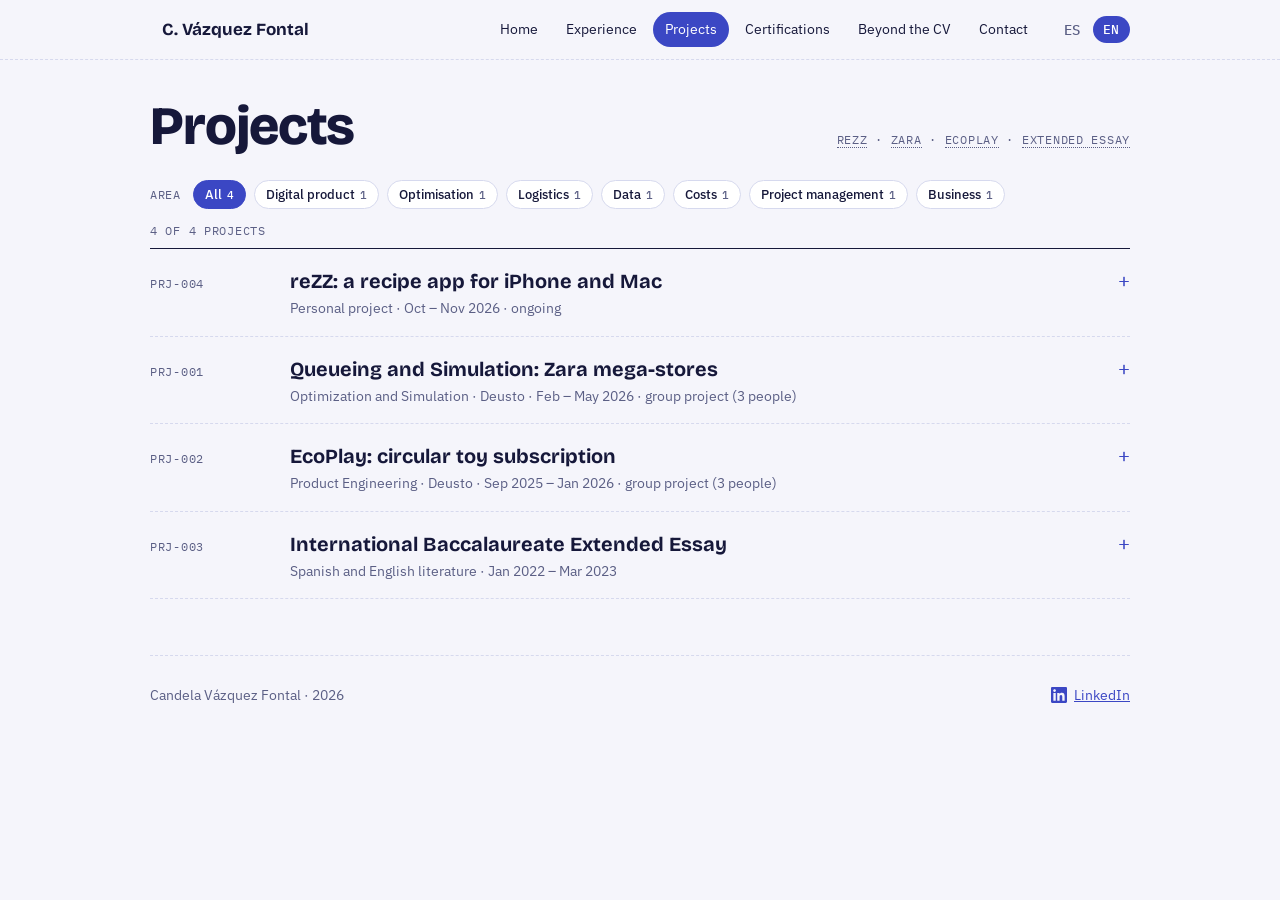
<file: en/projects/index.html>
<!doctype html>
<html lang="en">
<head>
<meta charset="utf-8">
<meta name="viewport" content="width=device-width,initial-scale=1">
<title>Projects · Candela Vázquez Fontal</title>
<meta name="description" content="Projects by Candela Vázquez Fontal: queueing simulation for Zara mega-stores, the EcoPlay business model and the International Baccalaureate extended essay.">
<meta name="robots" content="noindex,follow">
<meta name="author" content="Candela Vázquez Fontal">
<link rel="canonical" href="https://candelavazquezfontal.github.io/en/projects/">
<meta property="og:type" content="website">
<meta property="og:locale" content="en_GB">
<meta property="og:locale:alternate" content="es_ES">
<meta property="og:site_name" content="Candela Vázquez Fontal">
<meta property="og:title" content="Projects · Candela Vázquez Fontal">
<meta property="og:description" content="Projects by Candela Vázquez Fontal: queueing simulation for Zara mega-stores, the EcoPlay business model and the International Baccalaureate extended essay.">
<meta property="og:url" content="https://candelavazquezfontal.github.io/en/projects/">
<meta property="og:image" content="https://candelavazquezfontal.github.io/og-image.png">
<meta property="og:image:width" content="1200">
<meta property="og:image:height" content="630">
<meta property="og:image:alt" content="Candela Vázquez Fontal, Industrial Organisation Engineering. Operations, logistics and data.">
<meta name="twitter:card" content="summary_large_image">
<meta name="twitter:title" content="Projects · Candela Vázquez Fontal">
<meta name="twitter:description" content="Projects by Candela Vázquez Fontal: queueing simulation for Zara mega-stores, the EcoPlay business model and the International Baccalaureate extended essay.">
<meta name="twitter:image" content="https://candelavazquezfontal.github.io/og-image.png">
<style>html{-webkit-text-size-adjust:100%}body{margin:0}img{max-width:100%}[hidden]{display:none!important}</style>
<link rel="preload" href="/fonts/BricolageGrotesque-800-normal-latin.woff2" as="font" type="font/woff2" crossorigin>
<link rel="stylesheet" href="/fonts/fonts.css">
<style>
/* Concepto: web como albarán de transporte. Cada sección es una hoja aparte; filas de manifiesto con fechas, códigos y separadores punteados tipo perforación. */
:root{
  --bg:#F5F5FB; --surface:#FFFFFF; --fg:#16183A; --muted:#5B5F85; --line:#D6D9EE;
  --accent:#3B47C4; --accent-soft:#E0E3FF; --on-accent:#FFFFFF;
  --ok:#1F7A4D; --ok-soft:#DDF3E7; --wip:#8A5200; --wip-soft:#FFEFD0;
  --f-display:'Bricolage Grotesque','Helvetica Neue',Arial,sans-serif;
  --f-body:'IBM Plex Sans','Helvetica Neue',Arial,sans-serif;
  --f-mono:'IBM Plex Mono',ui-monospace,Menlo,Consolas,monospace;
}
@media (prefers-color-scheme:dark){:root:not([data-theme="light"]){
  --bg:#0E1024; --surface:#161939; --fg:#E9EAF8; --muted:#9A9EC6; --line:#2B2F5E;
  --accent:#A3ADFF; --accent-soft:#252A66; --on-accent:#0E1024;
  --ok:#7ADCA6; --ok-soft:#173D2C; --wip:#FFC76B; --wip-soft:#46310E; color-scheme:dark}}
:root[data-theme="dark"]{
  --bg:#0E1024; --surface:#161939; --fg:#E9EAF8; --muted:#9A9EC6; --line:#2B2F5E;
  --accent:#A3ADFF; --accent-soft:#252A66; --on-accent:#0E1024;
  --ok:#7ADCA6; --ok-soft:#173D2C; --wip:#FFC76B; --wip-soft:#46310E; color-scheme:dark}
*{box-sizing:border-box}
body{background:var(--bg);color:var(--fg);font:16px/1.6 var(--f-body);padding-inline:20px}
.wrap{max-width:980px;margin-inline:auto}
a{color:var(--accent)}
:focus-visible{outline:2px solid var(--accent);outline-offset:3px;border-radius:3px}
.mono{font-family:var(--f-mono);font-size:12px;letter-spacing:.06em;text-transform:uppercase;color:var(--muted)}
h1,h2,h3{font-family:var(--f-display);text-wrap:balance;margin:0}

/* Navegación por secciones */
nav{position:sticky;top:env(safe-area-inset-top,0px);z-index:5;background:var(--bg);border-bottom:1px dashed var(--line);margin-inline:-20px;padding:10px 20px}
nav .wrap{display:flex;gap:8px 18px;align-items:center;flex-wrap:wrap;justify-content:space-between}
nav b{font-family:var(--f-display);font-size:17px}
nav ul{display:flex;gap:4px;list-style:none;margin:0;padding:0;flex-wrap:wrap}
nav a{display:block;color:var(--fg);text-decoration:none;font-size:14px;padding:5px 11px;border-radius:999px;border:1px solid transparent}
nav a:hover{border-color:var(--line)}
nav a[aria-current="page"]{background:var(--accent);color:var(--on-accent)}

.view{padding-block:40px 56px}
.view-head{display:flex;justify-content:space-between;align-items:baseline;gap:12px;flex-wrap:wrap;margin-bottom:26px}
.view-head h2{font-size:clamp(32px,6vw,54px);font-weight:800;letter-spacing:-.02em;line-height:1}
.view h3.sub{font-size:22px;font-weight:700;margin:36px 0 12px}
.view h3.sub:first-of-type{margin-top:0}

/* Inicio */
.hero{display:grid;grid-template-columns:1.5fr 1fr;gap:40px;align-items:start;padding-block:16px 40px}
.hero h1{font-size:clamp(40px,7vw,76px);line-height:.98;font-weight:800;letter-spacing:-.02em}
.hero h1 span{color:var(--accent)}
.hero p.lead{font-size:18px;max-width:52ch;color:var(--muted);margin:20px 0 0}
.cta{display:flex;gap:10px;flex-wrap:wrap;margin-top:24px}
.btn{font:500 14px var(--f-body);padding:10px 16px;border-radius:6px;border:1px solid var(--accent);background:var(--accent);color:var(--on-accent);text-decoration:none;cursor:pointer}
.btn.ghost{background:transparent;color:var(--accent)}
.label{background:var(--surface);border:1px dashed var(--line);border-radius:10px;padding:18px;min-width:0}
.label dl{margin:12px 0 0;display:grid;grid-template-columns:auto 1fr;gap:8px 14px;font-size:14px}
.label dt{font-family:var(--f-mono);font-size:11px;text-transform:uppercase;letter-spacing:.06em;color:var(--muted);padding-top:2px}
.label dd{margin:0;min-width:0;overflow-wrap:anywhere}
.about{display:grid;grid-template-columns:1.2fr 1fr;gap:32px;padding-block:36px;border-top:1px dashed var(--line)}
.about p{margin:0 0 12px;max-width:60ch}
.about .side{display:grid;gap:18px;align-content:start;min-width:0}
.about .side p{margin:0 0 8px}
.chips{display:flex;gap:8px;flex-wrap:wrap;margin:0;padding:0;list-style:none}
.chips li,.chip{font:500 13px var(--f-body);padding:5px 11px;border-radius:999px;border:1px solid var(--line);background:var(--surface);color:var(--fg)}
button.chip{cursor:pointer}
button.chip span{color:var(--muted);font-family:var(--f-mono);font-size:11px;margin-left:5px}
button.chip[aria-pressed="true"]{background:var(--accent);color:var(--on-accent);border-color:var(--accent)}
button.chip[aria-pressed="true"] span{color:var(--on-accent)}
.seek{padding-block:32px;border-top:1px dashed var(--line)}
.seek p:not(.mono){margin:6px 0 14px;max-width:62ch;font-size:17px}
.doors{display:grid;grid-template-columns:repeat(4,1fr);border-top:1px solid var(--fg)}
.doors a{display:block;padding:18px 14px 18px 0;text-decoration:none;color:var(--fg);border-bottom:1px dashed var(--line)}
.doors a+a{padding-left:14px;border-left:1px dashed var(--line)}
.doors b{display:block;font:700 20px var(--f-display);margin-top:6px}
.doors span.go{color:var(--accent);font-size:14px}
.doors a:hover b{color:var(--accent)}

/* Listas tipo manifiesto */
.tl{list-style:none;margin:0;padding:0;border-top:1px solid var(--fg)}
.tl>li{display:grid;grid-template-columns:170px 1fr;gap:6px 24px;padding-block:16px;border-bottom:1px dashed var(--line)}
.tl h4{font:700 19px var(--f-display);margin:0}
.tl .org{color:var(--muted);font-size:14px}
.tl p{margin:6px 0 0;font-size:15px;max-width:64ch}
.tl ul.pts{margin:6px 0 0;padding-left:18px;font-size:15px;max-width:64ch}
.tl .chips{margin-top:10px}
.tl .chips li{font-size:12px;padding:3px 9px}
.tools{display:flex;gap:8px;flex-wrap:wrap;align-items:center;margin-bottom:12px}
.tools .lab{flex:0 0 auto;margin-right:4px}
.field{font:400 14px var(--f-body);padding:7px 11px;border-radius:6px;border:1px solid var(--line);background:var(--surface);color:var(--fg);min-width:0;max-width:100%}
input.field{flex:1 1 200px;max-width:320px}
.count{display:block;margin:0 0 8px}
.rows{border-top:1px solid var(--fg)}
.row{display:grid;grid-template-columns:120px 1fr auto;gap:6px 20px;padding:13px 0;border-bottom:1px dashed var(--line);align-items:baseline}
.row h3{font-size:17px;font-weight:700}
.row .meta{color:var(--muted);font-size:14px;margin-top:2px}
.row .go{font-size:13px;white-space:nowrap}
.row .go .id{font-family:var(--f-mono);font-size:11px;color:var(--muted)}
.empty{color:var(--muted);padding:16px 0;margin:0}
#proj-list{border-top:1px solid var(--fg)}
details.proj{border-bottom:1px dashed var(--line)}
details.proj summary{display:grid;grid-template-columns:120px 1fr auto;gap:6px 20px;padding:16px 0;cursor:pointer;list-style:none;align-items:baseline}
details.proj summary::-webkit-details-marker{display:none}
details.proj summary h3{font-size:20px;font-weight:700}
details.proj summary .meta{color:var(--muted);font-size:14px}
details.proj summary .plus{font-family:var(--f-mono);color:var(--accent);font-size:20px;line-height:1;display:inline-block}
details.proj[open] .plus{transform:rotate(45deg)}
.proj-body{display:grid;grid-template-columns:120px 1fr;gap:0 20px;padding:0 0 22px}
.proj-body .in{grid-column:2;display:grid;grid-template-columns:1fr 1fr;gap:18px 28px;min-width:0}
.proj-body h4{font:500 11px var(--f-mono);letter-spacing:.06em;text-transform:uppercase;color:var(--muted);margin:0 0 4px}
.proj-body p{margin:0;font-size:15px;max-width:66ch}
.proj-body ul{margin:0;padding-left:18px;font-size:15px}
.proj-body .wide{grid-column:1/-1}
.tags{display:flex;gap:6px;flex-wrap:wrap}
.tags span{font-size:12px;padding:2px 9px;border-radius:999px;border:1px solid var(--line);color:var(--muted)}
.honor{display:inline-block;font:500 11px var(--f-mono);letter-spacing:.05em;text-transform:uppercase;padding:3px 8px;border-radius:4px;background:var(--ok-soft);color:var(--ok)}
.draft{background:var(--wip-soft);color:var(--fg);border-left:3px solid var(--wip);padding:10px 12px;font-size:14px}
.draft b{font:500 11px var(--f-mono);letter-spacing:.06em;text-transform:uppercase;color:var(--wip);display:block;margin-bottom:2px}
p.draft{margin:18px 0 0}
body.clean .draft{display:none}
footer{padding-block:28px 48px;border-top:1px dashed var(--line);display:flex;justify-content:space-between;align-items:center;gap:16px;flex-wrap:wrap;color:var(--muted);font-size:14px}
footer button{font:500 13px var(--f-body);padding:6px 12px;border-radius:6px;border:1px solid var(--line);background:var(--surface);color:var(--fg);cursor:pointer}
@media (max-width:760px){
  .hero,.about{grid-template-columns:1fr}
  .hero{gap:28px;padding-block:8px 32px}
  .doors{grid-template-columns:1fr}
  .doors a+a{padding-left:0;border-left:0}
  .tl>li{grid-template-columns:1fr}
  .row,details.proj summary{grid-template-columns:1fr auto}
  .row>:first-child,details.proj summary>:first-child{grid-column:1/-1}
  .row>div{grid-column:1/-1}
  .row .go{grid-column:1/-1;white-space:normal}
  .proj-body{grid-template-columns:1fr}
  .proj-body .in{grid-column:1;grid-template-columns:1fr}
}
.langsw{display:flex;gap:2px;align-items:center;font:500 13px var(--f-mono);letter-spacing:.04em}
.langsw a,.langsw span{padding:4px 9px;border-radius:999px;border:1px solid transparent;text-decoration:none;color:var(--muted)}
.langsw a:hover{border-color:var(--line);color:var(--fg)}
.langsw span[aria-current="true"]{background:var(--accent);color:var(--on-accent)}
nav .wrap .navr{display:flex;gap:10px 14px;align-items:center;flex-wrap:wrap}
.note-sm{color:var(--muted);font-size:14px;max-width:62ch}
@media (max-width:760px){
  nav .wrap .navr{display:contents}
  nav .wrap>a{order:1}
  nav .wrap .langsw{order:2;margin-left:auto}
  nav .wrap .navr ul{order:3;flex-basis:100%}
}

/* Más allá del CV */
.beyond{display:flex;gap:22px;align-items:center;margin:0 0 26px;flex-wrap:wrap}
.beyond img{width:140px;height:140px;border-radius:50%;object-fit:cover;border:1px dashed var(--line);padding:4px;background:var(--surface)}
.beyond .lead2{margin:0;max-width:52ch;font-size:18px;color:var(--muted);flex:1 1 260px}
h5.mini{font:500 11px var(--f-mono);letter-spacing:.06em;text-transform:uppercase;color:var(--muted);margin:16px 0 6px}
ul.books{list-style:none;margin:0;padding:0;display:grid;gap:10px;font-size:15px}
ul.books b{font-family:var(--f-display);font-size:16px}
ul.books span{color:var(--muted);font-size:14px}
.tl>li>.mono{padding-top:3px}
@media (min-width:761px) and (max-width:900px){.doors{grid-template-columns:repeat(2,1fr)}.doors a:nth-child(3){padding-left:0;border-left:0}}

.jump{display:flex;gap:8px;flex-wrap:wrap;align-items:center;margin:0 0 24px}
.jump .mono{margin-right:4px}
.jump a{font:500 13px var(--f-body);padding:5px 11px;border-radius:999px;border:1px solid var(--line);background:var(--surface);color:var(--fg);text-decoration:none}
.jump a:hover{border-color:var(--accent);color:var(--accent)}
[id]{scroll-margin-top:84px}
.view h2.sub{font-size:22px;font-weight:700;margin:36px 0 12px}
.view h2.sub:first-of-type{margin-top:0}
.lilink{display:inline-flex;align-items:center;gap:7px}
.lilink svg{flex:0 0 auto}

.mono.sect a{color:inherit;text-decoration:none;border-bottom:1px dotted var(--muted)}
.mono.sect a:hover{color:var(--accent);border-color:var(--accent)}
.chips li a{color:inherit;text-decoration:none;border-bottom:1px dotted var(--accent)}
.chips li a:hover{color:var(--accent)}
.view-head .sect{max-width:46ch;text-align:right}
@media (max-width:760px){.view-head .sect{text-align:left}}

</style>
</head>
<body>
<nav aria-label="Sections"><div class="wrap"><a href="/en/" style="text-decoration:none;color:inherit"><b>C. Vázquez Fontal</b></a><div class="navr"><ul><li><a href="/en/">Home</a></li><li><a href="/en/experience/">Experience</a></li><li><a href="/en/projects/" aria-current="page">Projects</a></li><li><a href="/en/certifications/">Certifications</a></li><li><a href="/en/beyond-the-cv/">Beyond the CV</a></li><li><a href="/en/contact/">Contact</a></li></ul><div class="langsw" role="group" aria-label="Language"><a href="/proyectos/" hreflang="es" lang="es" data-setlang="es">ES</a><span aria-current="true" lang="en">EN</span></div></div></div></nav>
<main class="wrap">
<section class="view" id="v-proyectos">
  <div class="view-head"><h1 style="font-size:clamp(32px,6vw,54px);font-weight:800;letter-spacing:-.02em;line-height:1">Projects</h1><span class="mono sect"><a href="#prj-004">reZZ</a> · <a href="#prj-001">Zara</a> · <a href="#prj-002">EcoPlay</a> · <a href="#prj-003">Extended essay</a></span></div>
  <div class="tools" id="proj-area" role="group" aria-label="Project area"><span class="mono lab">Area</span><button type="button" class="chip" data-f="all" aria-pressed="true">All<span>4</span></button><button type="button" class="chip" data-f="digital" aria-pressed="false">Digital product<span>1</span></button><button type="button" class="chip" data-f="opt" aria-pressed="false">Optimisation<span>1</span></button><button type="button" class="chip" data-f="log" aria-pressed="false">Logistics<span>1</span></button><button type="button" class="chip" data-f="data" aria-pressed="false">Data<span>1</span></button><button type="button" class="chip" data-f="cost" aria-pressed="false">Costs<span>1</span></button><button type="button" class="chip" data-f="pm" aria-pressed="false">Project management<span>1</span></button><button type="button" class="chip" data-f="biz" aria-pressed="false">Business<span>1</span></button></div>
  <span class="mono count" id="proj-count" aria-live="polite"></span>
  <div id="proj-list">
<details class="proj" id="prj-004" data-areas="digital pm"><summary><span class="mono">PRJ-004</span><div><h2 style="font-size:20px;font-weight:700">reZZ: a recipe app for iPhone and Mac</h2><div class="meta">Personal project · Oct – Nov 2026 · ongoing</div></div><span class="plus" aria-hidden="true">+</span></summary><div class="proj-body"><span></span><div class="in"><div class="wide"><h4>Problem</h4><p>I wanted my recipes in one place, adapted to what I have in the pantry, and to save Instagram recipes without copying them by hand.</p></div><div class="wide"><h4>What was done</h4><p>Designed and launched an installable web app (PWA) that works offline and syncs between iPhone and Mac.</p></div><div class="wide"><h4>My part</h4><p>Individual project: idea, design and testing.</p></div><div class="wide"><h4>Results</h4><ul><li>App live and in daily use at no cost: hosted on Cloudflare Pages with data in Supabase.</li><li>Each original recipe is kept intact, with variants layered on top and their history.</li><li>Pantry and shopping list linked to recipes; an iPhone Shortcut saves Instagram reels as recipes.</li></ul></div><div><h4>Tools and methods</h4><div class="tags"><span>Product design</span><span>PWA</span><span>Supabase</span><span>Cloudflare Pages</span></div></div><div class="wide"><p><a href="https://rezz-app.pages.dev" target="_blank" rel="noopener">Open the app ↗</a></p></div><div><h4>Areas</h4><div class="tags"><span>Digital product</span><span>Project management</span></div></div></div></div></details>
<details class="proj" id="prj-001" data-areas="opt log data"><summary><span class="mono">PRJ-001</span><div><h2 style="font-size:20px;font-weight:700">Queueing and Simulation: Zara mega-stores</h2><div class="meta">Optimization and Simulation · Deusto · Feb – May 2026 · group project (3 people)</div></div><span class="plus" aria-hidden="true">+</span></summary><div class="proj-body"><span></span><div class="in"><div class="wide"><span class="honor">Course with Matrícula de Honor</span></div><div class="wide"><h4>Problem</h4><p>Course project on the online-order pickup and packing process of Zara mega-stores.</p></div><div class="wide"><h4>What was done</h4><p>Modelled the process as a multi-server queue, comparing a single mega-store with five distributed stores, and simulated a full year of operation (777,780 orders).</p></div><div class="wide"><h4>My part</h4><p>Group project, 3 people.</p></div><div class="wide"><h4>Results</h4><ul><li>System saturated in the 16:00–21:00 slot in both scenarios and unable to recover its backlog (−795 and −390 orders/day).</li><li>One-year simulation: 62.58% of orders served and 290,030 lost sales, all in the overnight slot.</li><li>Proposal: notify customers of delays, cap the online order queue and add afternoon and night capacity.</li></ul></div><div><h4>Tools and methods</h4><div class="tags"><span>Queueing theory</span><span>Simulation</span></div></div><div><h4>Areas</h4><div class="tags"><span>Optimisation</span><span>Logistics</span><span>Data</span></div></div></div></div></details>
<details class="proj" id="prj-002" data-areas="cost biz"><summary><span class="mono">PRJ-002</span><div><h2 style="font-size:20px;font-weight:700">EcoPlay: circular toy subscription</h2><div class="meta">Product Engineering · Deusto · Sep 2025 – Jan 2026 · group project (3 people)</div></div><span class="plus" aria-hidden="true">+</span></summary><div class="proj-body"><span></span><div class="in"><div class="wide"><span class="honor">Course with Matrícula de Honor</span></div><div class="wide"><h4>Problem</h4><p>Business model for a subscription service of refurbished toys.</p></div><div class="wide"><h4>What was done</h4><p>Business Model Canvas and Value Proposition Canvas, economic model, and a validation test with 7 critical hypotheses and 4 customer interviews.</p></div><div class="wide"><h4>My part</h4><p>Group project, 3 people.</p></div><div class="wide"><h4>Results</h4><ul><li>Break-even at 411 active monthly subscribers and a €25,000 net profit target in year 3.</li><li>€13 variable cost per customer and plans at €19.90, €25.90 and €34.90 a month.</li><li>Validation: 80% understood the concept and asked about delivery times, with no reason found to pivot.</li></ul></div><div><h4>Tools and methods</h4><div class="tags"><span>Business Model Canvas</span><span>Value Proposition Canvas</span><span>Cost analysis</span><span>Interviews</span></div></div><div><h4>Areas</h4><div class="tags"><span>Costs</span><span>Business</span></div></div></div></div></details>
<details class="proj" id="prj-003" data-areas=""><summary><span class="mono">PRJ-003</span><div><h2 style="font-size:20px;font-weight:700">International Baccalaureate Extended Essay</h2><div class="meta">Spanish and English literature · Jan 2022 – Mar 2023</div></div><span class="plus" aria-hidden="true">+</span></summary><div class="proj-body"><span></span><div class="in"><div class="wide"><h4>Problem</h4><p>The extended essay is the capstone of the IB Diploma: independent research on a topic chosen by the student.</p></div><div class="wide"><h4>What was done</h4><p>Guided research and academic writing on Spanish and English literature, chosen out of my interest in reading.</p></div><div class="wide"><h4>My part</h4><p>Individual work.</p></div><div class="wide"><h4>Results</h4><ul><li>Extended essay submitted and assessed.</li></ul></div><div><h4>Tools and methods</h4><div class="tags"><span>Research</span><span>Project planning</span><span>Academic writing</span></div></div></div></div></details>
  </div>
</section>
</main>
<div class="wrap"><footer><span>Candela Vázquez Fontal · 2026</span><a class="lilink" href="https://www.linkedin.com/in/candela-vazquez-fontal" target="_blank" rel="noopener"><svg class="li" viewBox="0 0 24 24" width="16" height="16" aria-hidden="true" focusable="false"><path fill="currentColor" d="M20.447 20.452h-3.554v-5.569c0-1.328-.027-3.037-1.852-3.037-1.853 0-2.136 1.445-2.136 2.939v5.667H9.351V9h3.414v1.561h.046c.477-.9 1.637-1.85 3.37-1.85 3.601 0 4.267 2.37 4.267 5.455v6.286zM5.337 7.433c-1.144 0-2.063-.926-2.063-2.065 0-1.138.92-2.063 2.063-2.063 1.14 0 2.064.925 2.064 2.063 0 1.139-.925 2.065-2.064 2.065zm1.782 13.019H3.555V9h3.564v11.452zM22.225 0H1.771C.792 0 0 .774 0 1.729v20.542C0 23.227.792 24 1.771 24h20.451C23.2 24 24 23.227 24 22.271V1.729C24 .774 23.2 0 22.222 0h.003z"/></svg>LinkedIn</a></footer></div>
<script>
try{document.querySelectorAll("[data-setlang]").forEach(function(a){a.addEventListener("click",function(){localStorage.setItem("lang",a.dataset.setlang)})})}catch(_){}
(function(){
  var T="{a} of {b} projects",N=4;
  var chips=document.querySelectorAll("#proj-area .chip"),items=document.querySelectorAll("details.proj"),cnt=document.getElementById("proj-count");
  function apply(f){var n=0;items.forEach(function(d){var ok=f==="all"||(d.dataset.areas||"").split(" ").indexOf(f)>-1;d.hidden=!ok;if(ok)n++});
    chips.forEach(function(c){c.setAttribute("aria-pressed",c.dataset.f===f)});cnt.textContent=T.replace("{a}",n).replace("{b}",N)}
  chips.forEach(function(c){c.onclick=function(){apply(c.dataset.f)}});apply("all");
  function openHash(){if(location.hash){var t=document.querySelector(location.hash);if(t&&t.tagName==="DETAILS"){t.hidden=false;t.open=true;t.scrollIntoView()}}}
  window.addEventListener("hashchange",openHash);openHash();
})();
</script>
</body>
</html>
</file>
<file: fonts/fonts.css>
@font-face {
  font-family: 'Bricolage Grotesque';
  font-style: normal;
  font-weight: 500;
  font-stretch: 100%;
  font-display: swap;
  src: url(BricolageGrotesque-500-normal-latin-ext.woff2) format('woff2');
  unicode-range: U+0100-02BA, U+02BD-02C5, U+02C7-02CC, U+02CE-02D7, U+02DD-02FF, U+0304, U+0308, U+0329, U+1D00-1DBF, U+1E00-1E9F, U+1EF2-1EFF, U+2020, U+20A0-20AB, U+20AD-20C4, U+2113, U+2C60-2C7F, U+A720-A7FF;
}
@font-face {
  font-family: 'Bricolage Grotesque';
  font-style: normal;
  font-weight: 500;
  font-stretch: 100%;
  font-display: swap;
  src: url(BricolageGrotesque-500-normal-latin.woff2) format('woff2');
  unicode-range: U+0000-00FF, U+0131, U+0152-0153, U+02BB-02BC, U+02C6, U+02DA, U+02DC, U+0304, U+0308, U+0329, U+2000-206F, U+20AC, U+2122, U+2191, U+2193, U+2212, U+2215, U+FEFF, U+FFFD;
}
@font-face {
  font-family: 'Bricolage Grotesque';
  font-style: normal;
  font-weight: 700;
  font-stretch: 100%;
  font-display: swap;
  src: url(BricolageGrotesque-700-normal-latin-ext.woff2) format('woff2');
  unicode-range: U+0100-02BA, U+02BD-02C5, U+02C7-02CC, U+02CE-02D7, U+02DD-02FF, U+0304, U+0308, U+0329, U+1D00-1DBF, U+1E00-1E9F, U+1EF2-1EFF, U+2020, U+20A0-20AB, U+20AD-20C4, U+2113, U+2C60-2C7F, U+A720-A7FF;
}
@font-face {
  font-family: 'Bricolage Grotesque';
  font-style: normal;
  font-weight: 700;
  font-stretch: 100%;
  font-display: swap;
  src: url(BricolageGrotesque-700-normal-latin.woff2) format('woff2');
  unicode-range: U+0000-00FF, U+0131, U+0152-0153, U+02BB-02BC, U+02C6, U+02DA, U+02DC, U+0304, U+0308, U+0329, U+2000-206F, U+20AC, U+2122, U+2191, U+2193, U+2212, U+2215, U+FEFF, U+FFFD;
}
@font-face {
  font-family: 'Bricolage Grotesque';
  font-style: normal;
  font-weight: 800;
  font-stretch: 100%;
  font-display: swap;
  src: url(BricolageGrotesque-800-normal-latin-ext.woff2) format('woff2');
  unicode-range: U+0100-02BA, U+02BD-02C5, U+02C7-02CC, U+02CE-02D7, U+02DD-02FF, U+0304, U+0308, U+0329, U+1D00-1DBF, U+1E00-1E9F, U+1EF2-1EFF, U+2020, U+20A0-20AB, U+20AD-20C4, U+2113, U+2C60-2C7F, U+A720-A7FF;
}
@font-face {
  font-family: 'Bricolage Grotesque';
  font-style: normal;
  font-weight: 800;
  font-stretch: 100%;
  font-display: swap;
  src: url(BricolageGrotesque-800-normal-latin.woff2) format('woff2');
  unicode-range: U+0000-00FF, U+0131, U+0152-0153, U+02BB-02BC, U+02C6, U+02DA, U+02DC, U+0304, U+0308, U+0329, U+2000-206F, U+20AC, U+2122, U+2191, U+2193, U+2212, U+2215, U+FEFF, U+FFFD;
}
@font-face {
  font-family: 'IBM Plex Mono';
  font-style: normal;
  font-weight: 400;
  font-display: swap;
  src: url(IBMPlexMono-400-normal-latin-ext.woff2) format('woff2');
  unicode-range: U+0100-02BA, U+02BD-02C5, U+02C7-02CC, U+02CE-02D7, U+02DD-02FF, U+0304, U+0308, U+0329, U+1D00-1DBF, U+1E00-1E9F, U+1EF2-1EFF, U+2020, U+20A0-20AB, U+20AD-20C4, U+2113, U+2C60-2C7F, U+A720-A7FF;
}
@font-face {
  font-family: 'IBM Plex Mono';
  font-style: normal;
  font-weight: 400;
  font-display: swap;
  src: url(IBMPlexMono-400-normal-latin.woff2) format('woff2');
  unicode-range: U+0000-00FF, U+0131, U+0152-0153, U+02BB-02BC, U+02C6, U+02DA, U+02DC, U+0304, U+0308, U+0329, U+2000-206F, U+20AC, U+2122, U+2191, U+2193, U+2212, U+2215, U+FEFF, U+FFFD;
}
@font-face {
  font-family: 'IBM Plex Mono';
  font-style: normal;
  font-weight: 500;
  font-display: swap;
  src: url(IBMPlexMono-500-normal-latin-ext.woff2) format('woff2');
  unicode-range: U+0100-02BA, U+02BD-02C5, U+02C7-02CC, U+02CE-02D7, U+02DD-02FF, U+0304, U+0308, U+0329, U+1D00-1DBF, U+1E00-1E9F, U+1EF2-1EFF, U+2020, U+20A0-20AB, U+20AD-20C4, U+2113, U+2C60-2C7F, U+A720-A7FF;
}
@font-face {
  font-family: 'IBM Plex Mono';
  font-style: normal;
  font-weight: 500;
  font-display: swap;
  src: url(IBMPlexMono-500-normal-latin.woff2) format('woff2');
  unicode-range: U+0000-00FF, U+0131, U+0152-0153, U+02BB-02BC, U+02C6, U+02DA, U+02DC, U+0304, U+0308, U+0329, U+2000-206F, U+20AC, U+2122, U+2191, U+2193, U+2212, U+2215, U+FEFF, U+FFFD;
}
@font-face {
  font-family: 'IBM Plex Sans';
  font-style: normal;
  font-weight: 400;
  font-stretch: 100%;
  font-display: swap;
  src: url(IBMPlexSans-400-normal-latin-ext.woff2) format('woff2');
  unicode-range: U+0100-02BA, U+02BD-02C5, U+02C7-02CC, U+02CE-02D7, U+02DD-02FF, U+0304, U+0308, U+0329, U+1D00-1DBF, U+1E00-1E9F, U+1EF2-1EFF, U+2020, U+20A0-20AB, U+20AD-20C4, U+2113, U+2C60-2C7F, U+A720-A7FF;
}
@font-face {
  font-family: 'IBM Plex Sans';
  font-style: normal;
  font-weight: 400;
  font-stretch: 100%;
  font-display: swap;
  src: url(IBMPlexSans-400-normal-latin.woff2) format('woff2');
  unicode-range: U+0000-00FF, U+0131, U+0152-0153, U+02BB-02BC, U+02C6, U+02DA, U+02DC, U+0304, U+0308, U+0329, U+2000-206F, U+20AC, U+2122, U+2191, U+2193, U+2212, U+2215, U+FEFF, U+FFFD;
}
@font-face {
  font-family: 'IBM Plex Sans';
  font-style: normal;
  font-weight: 500;
  font-stretch: 100%;
  font-display: swap;
  src: url(IBMPlexSans-500-normal-latin-ext.woff2) format('woff2');
  unicode-range: U+0100-02BA, U+02BD-02C5, U+02C7-02CC, U+02CE-02D7, U+02DD-02FF, U+0304, U+0308, U+0329, U+1D00-1DBF, U+1E00-1E9F, U+1EF2-1EFF, U+2020, U+20A0-20AB, U+20AD-20C4, U+2113, U+2C60-2C7F, U+A720-A7FF;
}
@font-face {
  font-family: 'IBM Plex Sans';
  font-style: normal;
  font-weight: 500;
  font-stretch: 100%;
  font-display: swap;
  src: url(IBMPlexSans-500-normal-latin.woff2) format('woff2');
  unicode-range: U+0000-00FF, U+0131, U+0152-0153, U+02BB-02BC, U+02C6, U+02DA, U+02DC, U+0304, U+0308, U+0329, U+2000-206F, U+20AC, U+2122, U+2191, U+2193, U+2212, U+2215, U+FEFF, U+FFFD;
}
@font-face {
  font-family: 'IBM Plex Sans';
  font-style: normal;
  font-weight: 600;
  font-stretch: 100%;
  font-display: swap;
  src: url(IBMPlexSans-600-normal-latin-ext.woff2) format('woff2');
  unicode-range: U+0100-02BA, U+02BD-02C5, U+02C7-02CC, U+02CE-02D7, U+02DD-02FF, U+0304, U+0308, U+0329, U+1D00-1DBF, U+1E00-1E9F, U+1EF2-1EFF, U+2020, U+20A0-20AB, U+20AD-20C4, U+2113, U+2C60-2C7F, U+A720-A7FF;
}
@font-face {
  font-family: 'IBM Plex Sans';
  font-style: normal;
  font-weight: 600;
  font-stretch: 100%;
  font-display: swap;
  src: url(IBMPlexSans-600-normal-latin.woff2) format('woff2');
  unicode-range: U+0000-00FF, U+0131, U+0152-0153, U+02BB-02BC, U+02C6, U+02DA, U+02DC, U+0304, U+0308, U+0329, U+2000-206F, U+20AC, U+2122, U+2191, U+2193, U+2212, U+2215, U+FEFF, U+FFFD;
}
</file>
